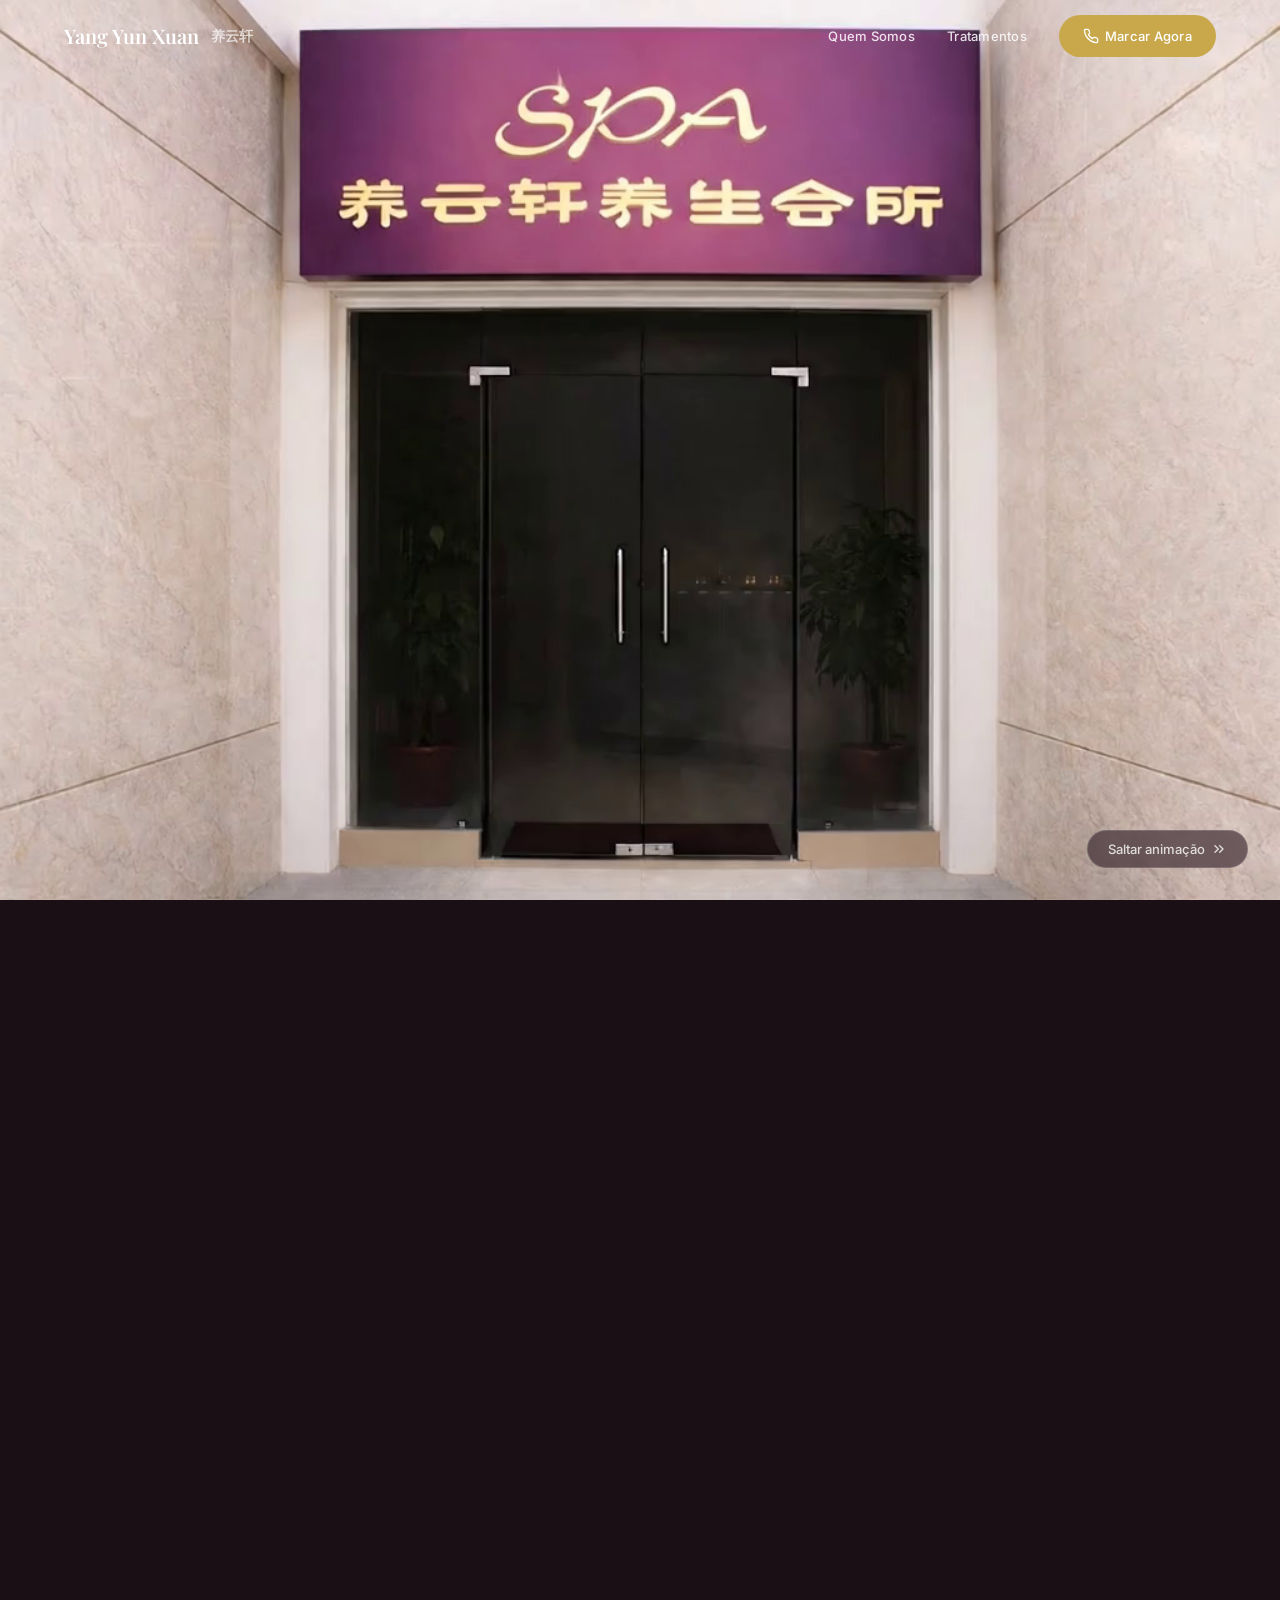
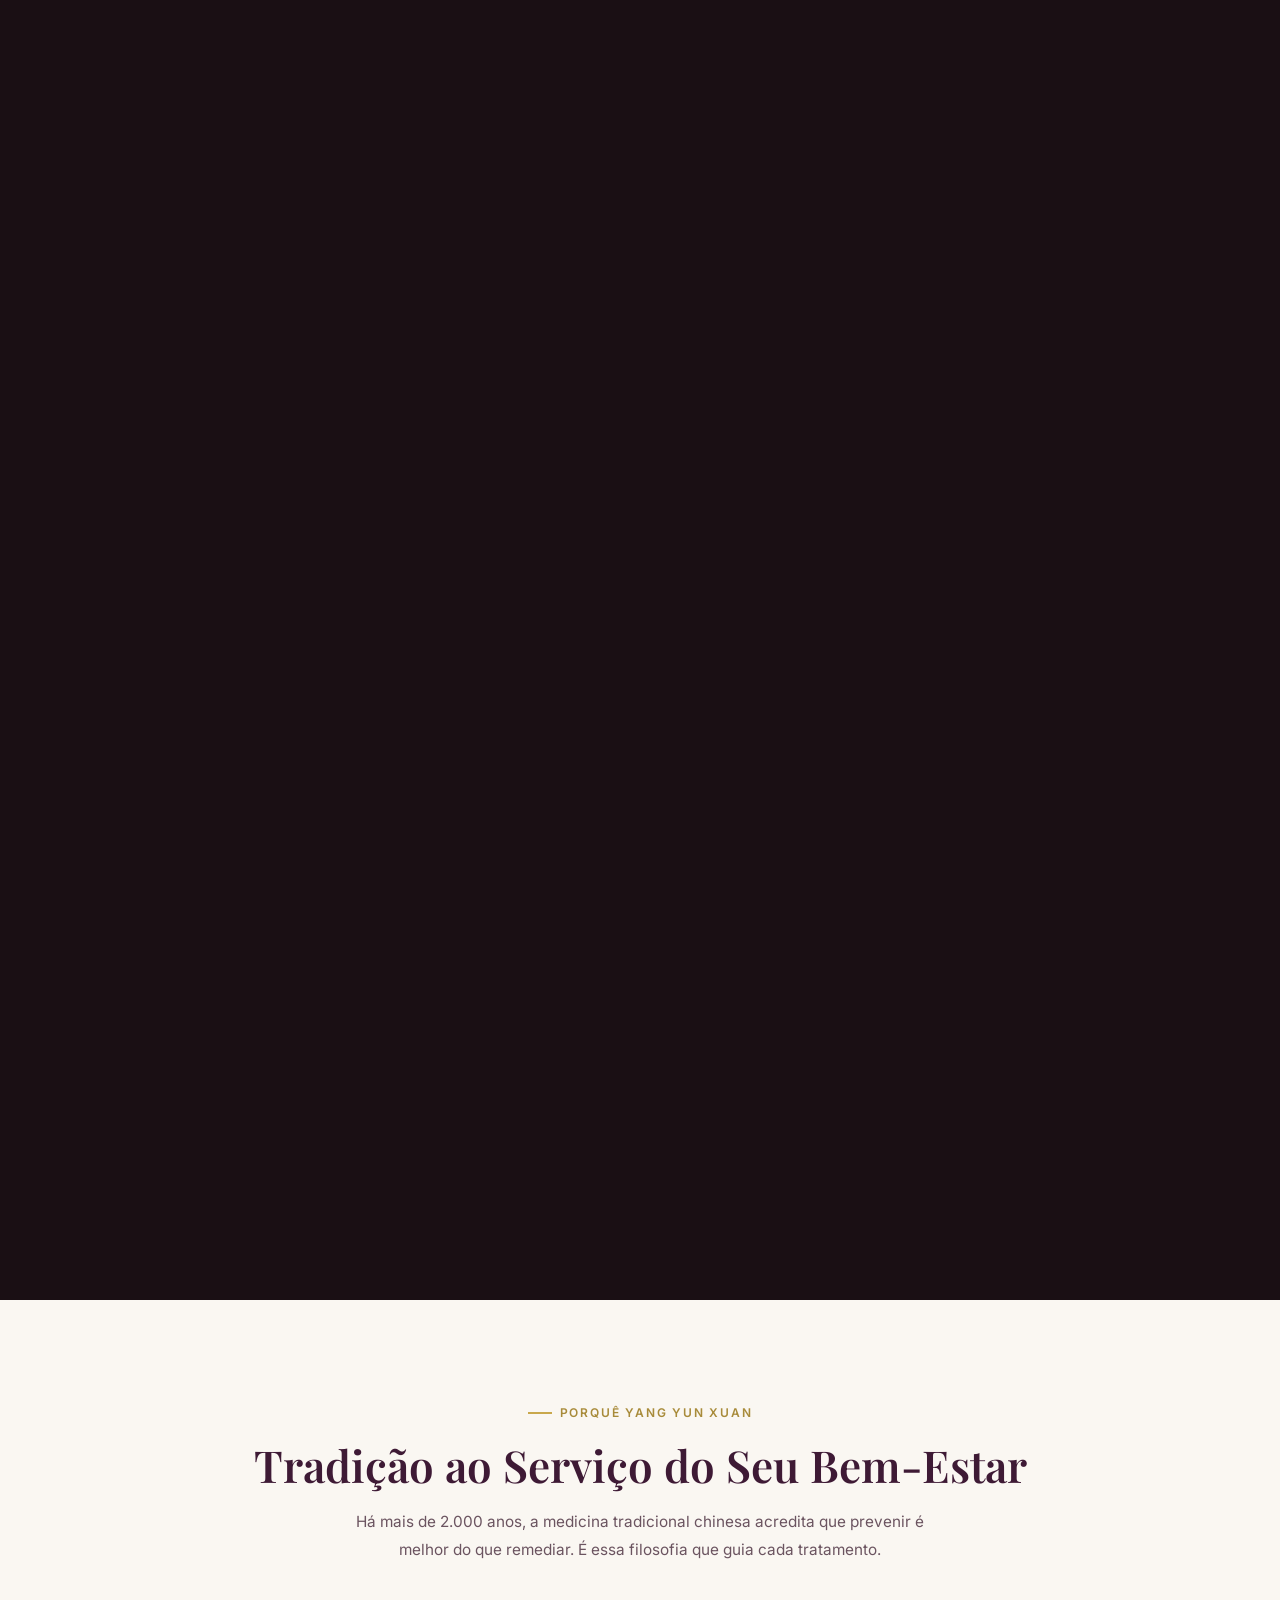
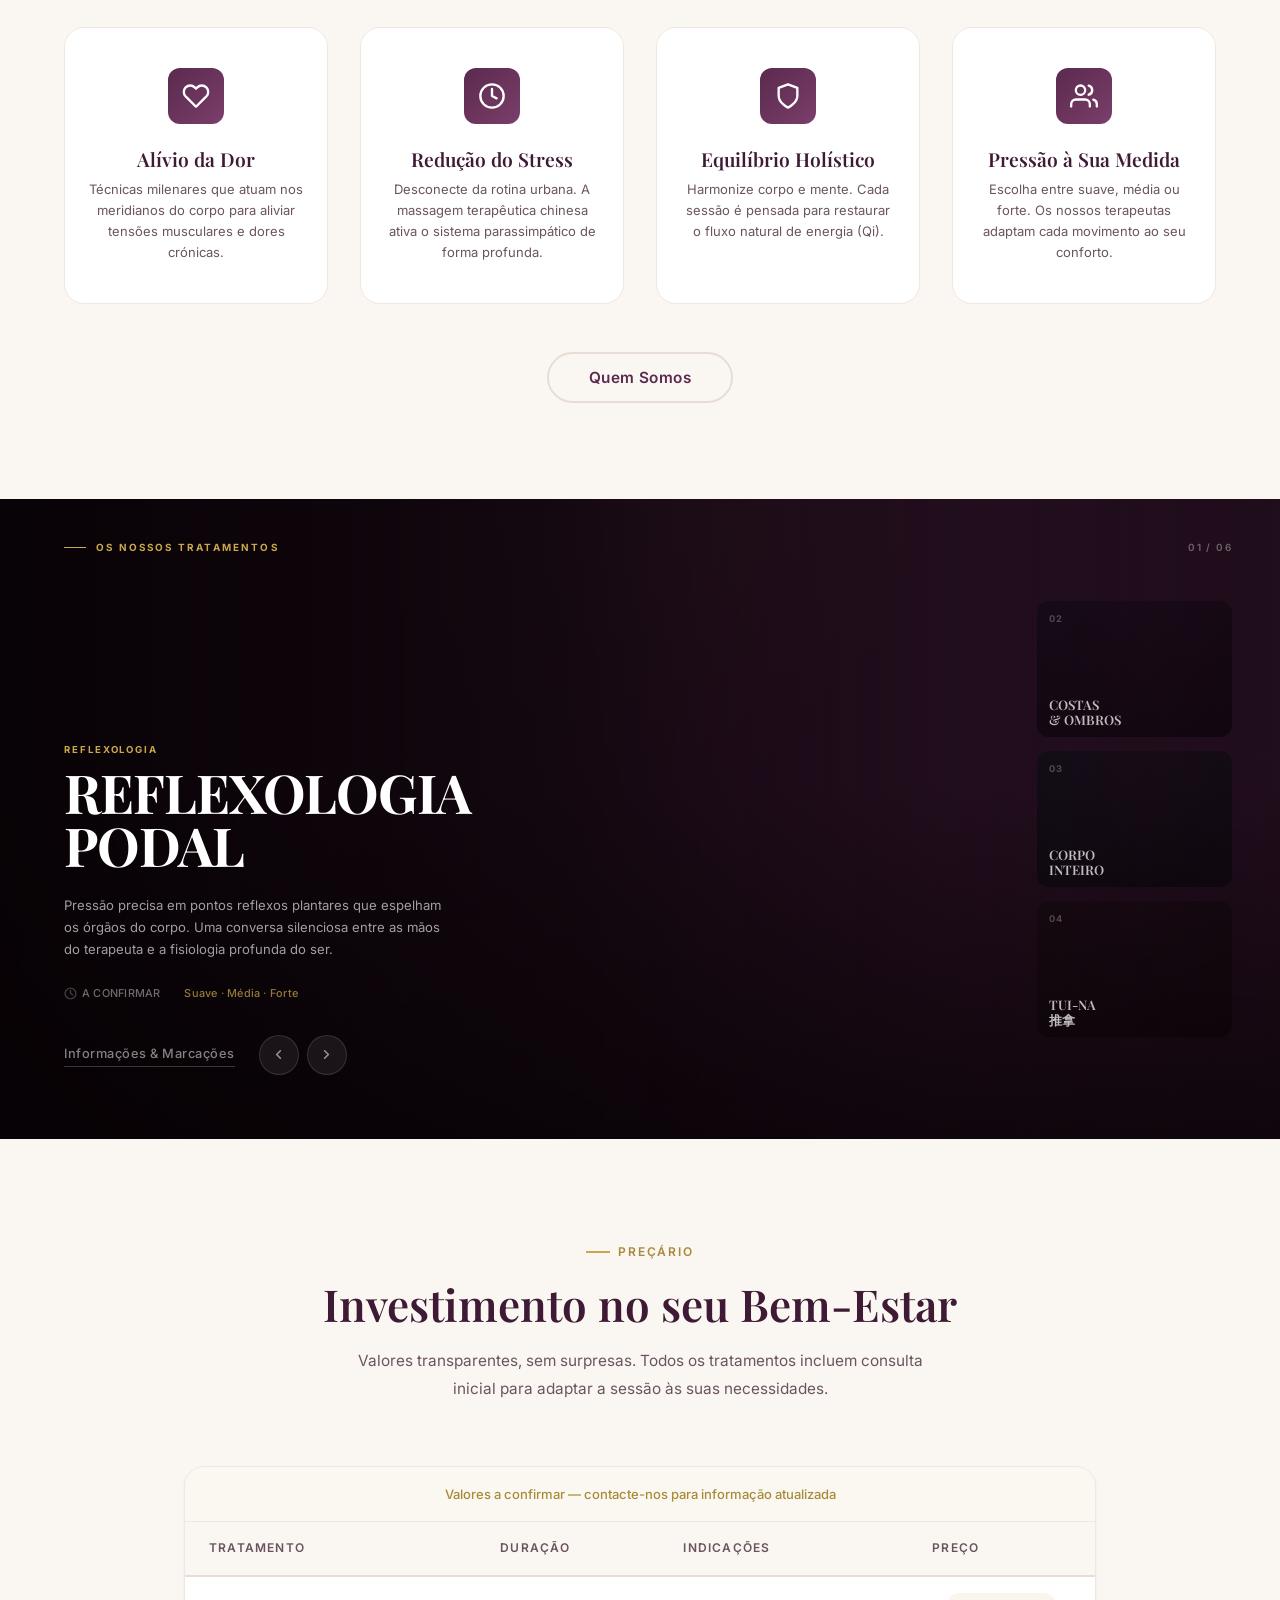
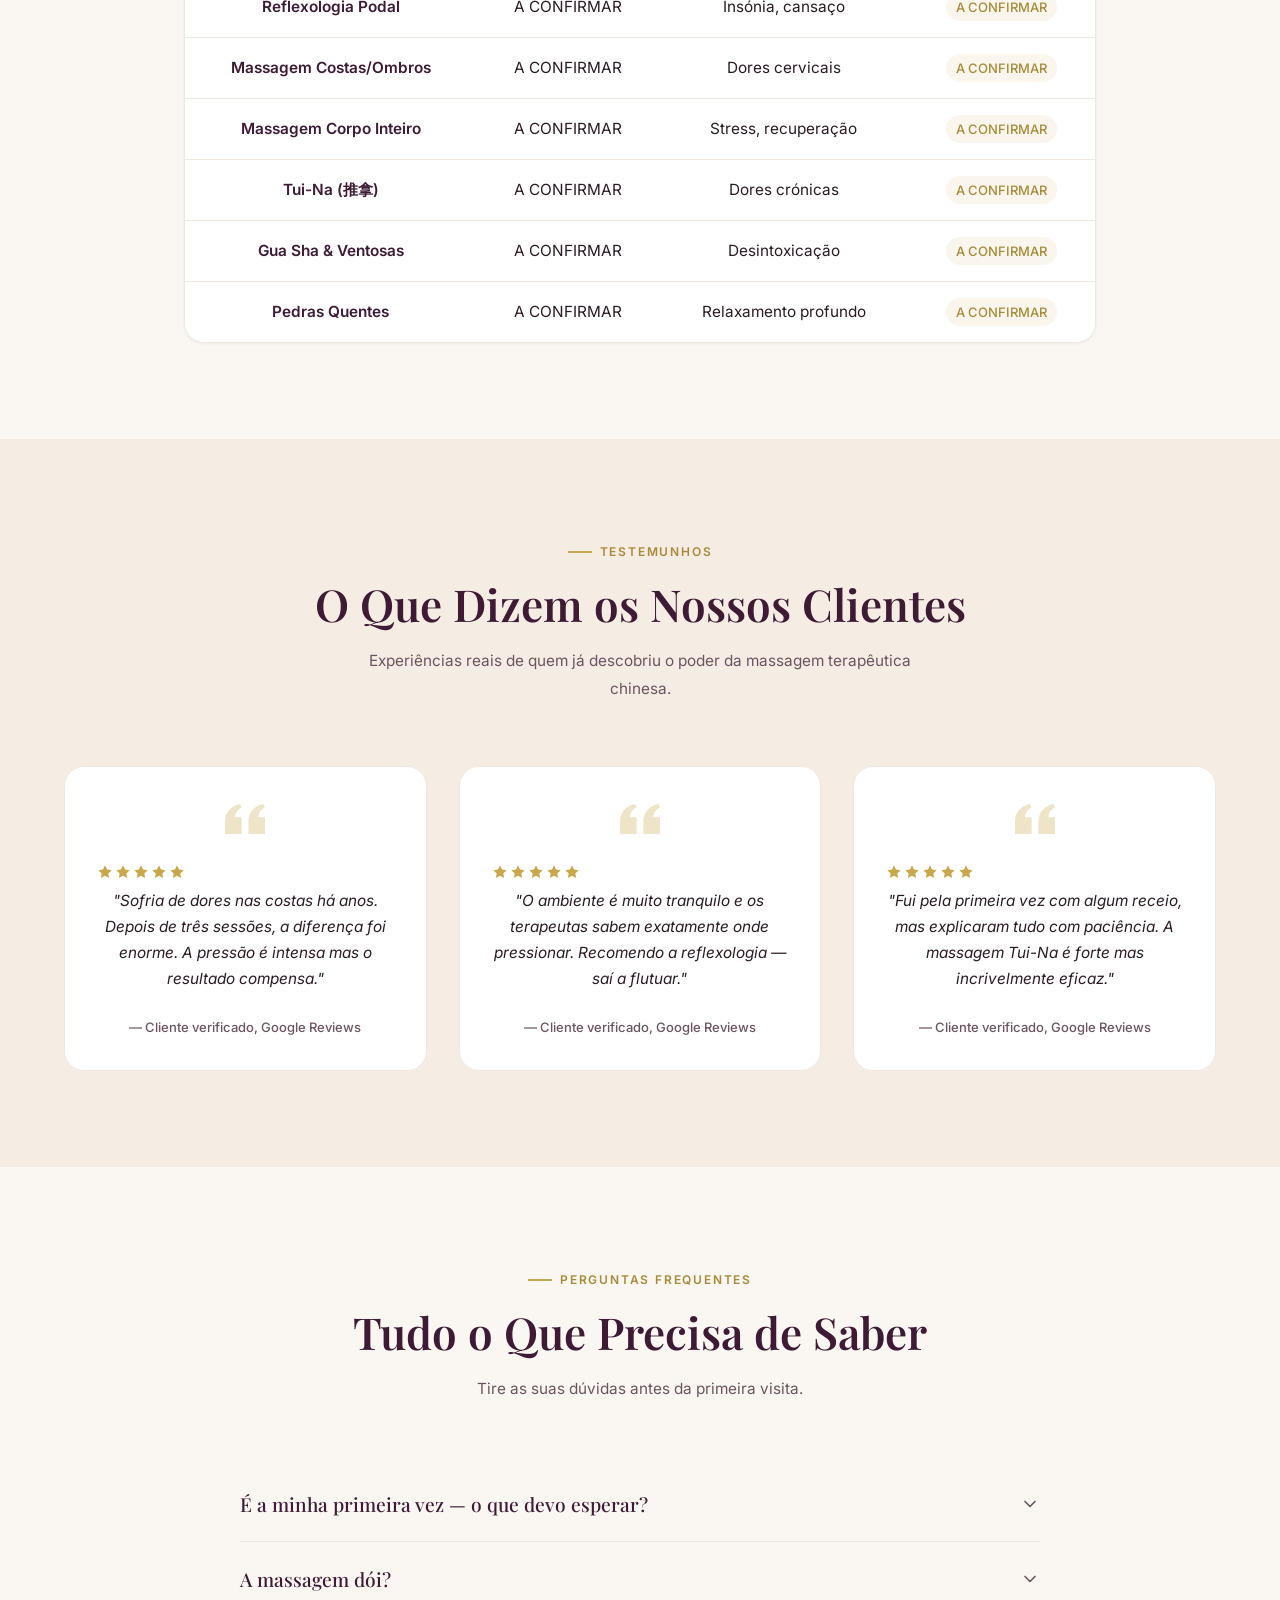
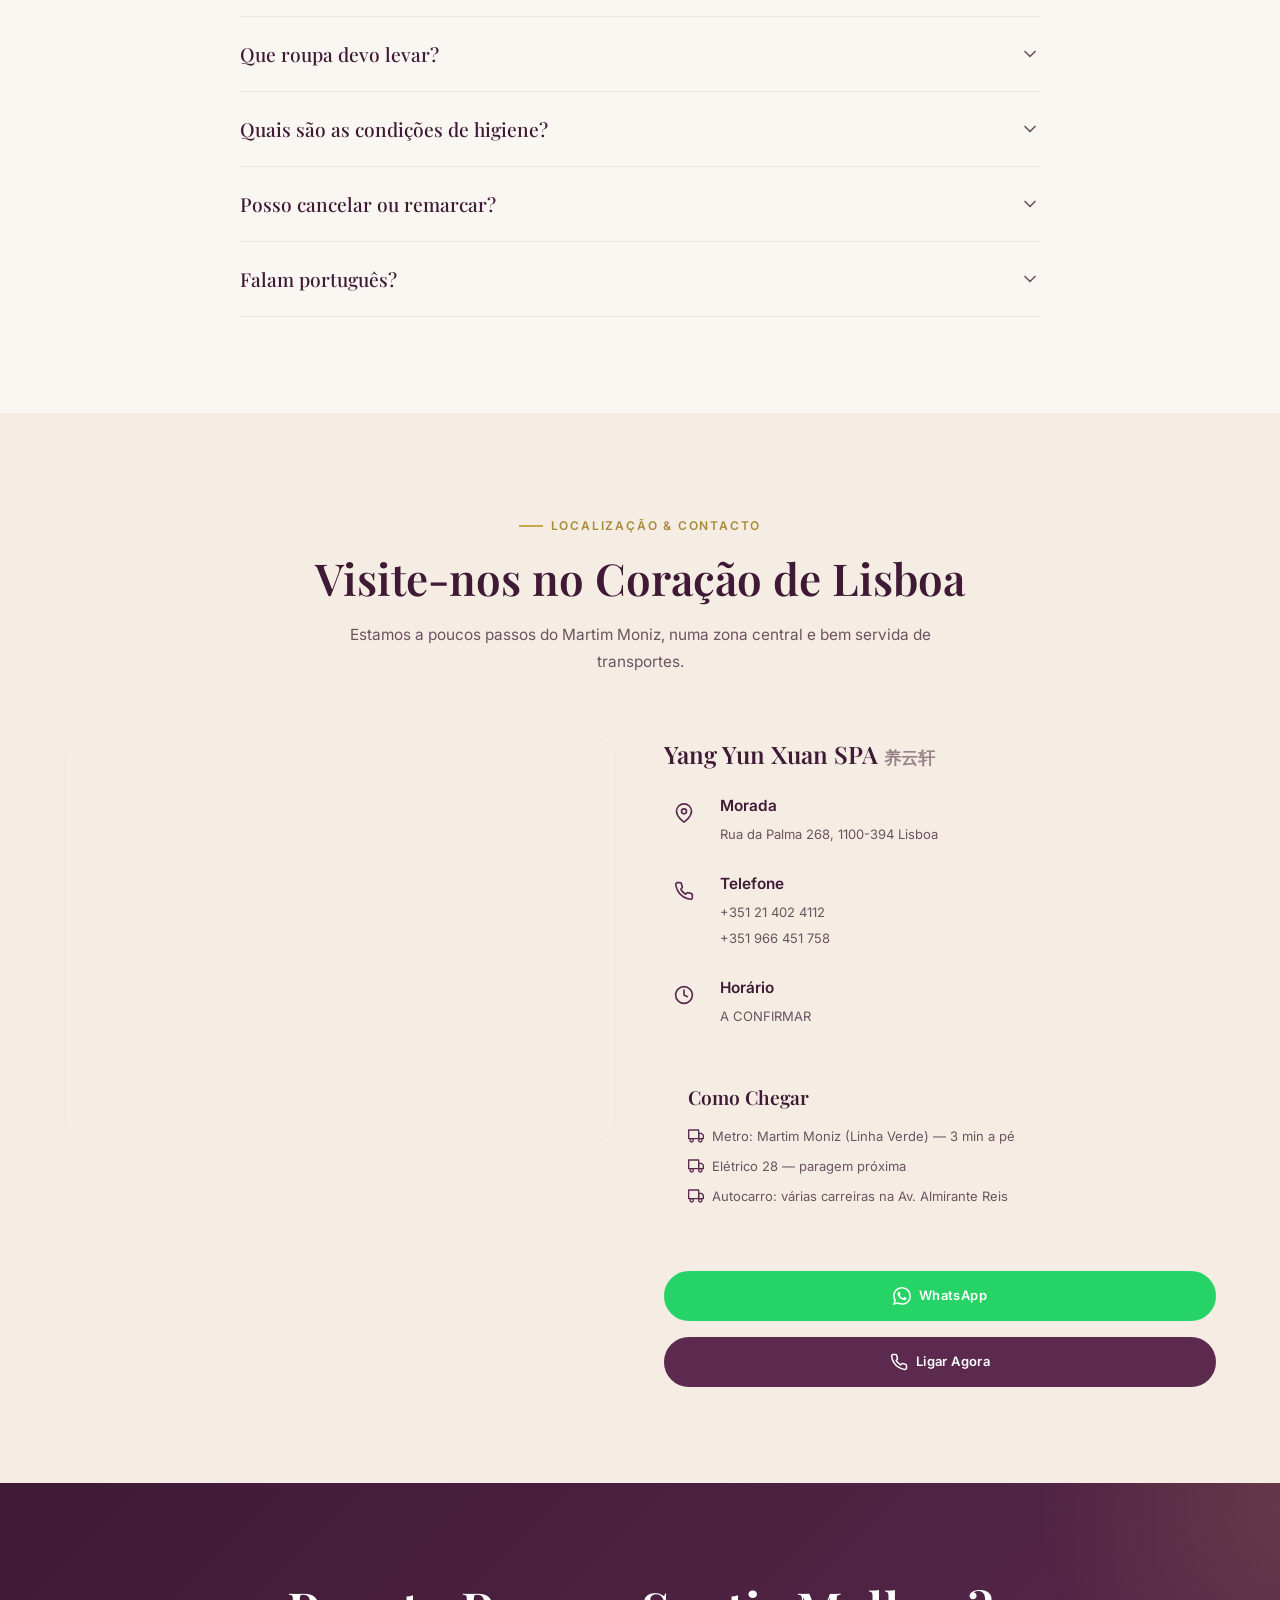
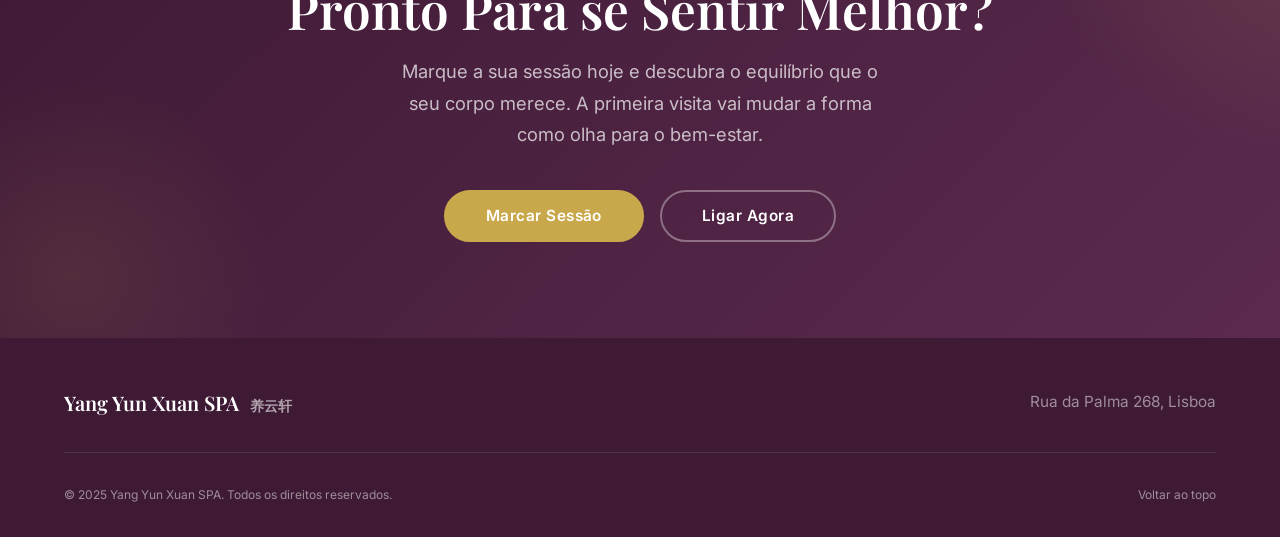
<file: index.html>
<!DOCTYPE html>
<html lang="pt-PT" class="no-js">
<head>
  <meta charset="UTF-8">
  <meta name="viewport" content="width=device-width, initial-scale=1.0">
  <title>Yang Yun Xuan SPA — Massagem Terapêutica Chinesa em Lisboa | 养云轩</title>
  <meta name="description" content="Descubra a arte milenar da massagem terapêutica chinesa no coração de Lisboa. Reflexologia, Tui-na, ventosas e pedras quentes. Marque já a sua sessão.">
  <meta name="keywords" content="spa chinês Lisboa, massagem terapêutica Lisboa, reflexologia Martim Moniz, tui-na, ventosas, gua sha, pedras quentes">
  <meta property="og:title" content="Yang Yun Xuan SPA — Massagem Terapêutica Chinesa em Lisboa">
  <meta property="og:description" content="Bem-estar milenar no coração de Lisboa. Tratamentos tradicionais chineses para corpo e mente.">
  <meta property="og:type" content="website">
  <meta property="og:locale" content="pt_PT">
  <meta name="twitter:card" content="summary_large_image">
  <meta name="twitter:title" content="Yang Yun Xuan SPA — 养云轩">
  <meta name="twitter:description" content="Massagem terapêutica chinesa em Lisboa. Reflexologia, Tui-na, ventosas e mais.">
  <link rel="canonical" href="https://yangyunxuan.pt">
  <link rel="stylesheet" href="css/styles.css">
  <script>document.documentElement.classList.remove('no-js');</script>
  <!-- GA4 placeholder -->
  <!-- <script async src="https://www.googletagmanager.com/gtag/js?id=G-XXXXXXXXXX"></script> --->
  <script type="application/ld+json">
  {
    "@context":"https://schema.org",
    "@type":"HealthAndBeautyBusiness",
    "name":"Yang Yun Xuan SPA",
    "alternateName":"养云轩养生会所",
    "address":{"@type":"PostalAddress","streetAddress":"Rua da Palma 268","addressLocality":"Lisboa","postalCode":"1100-394","addressCountry":"PT"},
    "telephone":["+351214024112","+351966451758"],
    "url":"https://yangyunxuan.pt",
    "description":"Spa de massagem terapêutica chinesa tradicional em Lisboa",
    "priceRange":"€€",
    "openingHours":"A CONFIRMAR"
  }
  </script>
</head>
<body>
  <!-- NAV OVERLAY (mobile) -->
  <div class="nav-overlay" id="navOverlay"></div>

  <!-- NAVBAR -->
  <nav class="navbar" id="navbar" role="navigation" aria-label="Navegação principal">
    <div class="container">
      <a href="#" class="nav-brand" aria-label="Yang Yun Xuan SPA">Yang Yun Xuan <span class="nav-brand-cn">养云轩</span></a>
      <button class="nav-toggle" id="navToggle" aria-label="Abrir menu" aria-expanded="false">
        <span></span><span></span><span></span>
      </button>
      <div class="nav-links" id="navLinks">
        <a href="quem-somos.html">Quem Somos</a>
        <a href="tratamentos.html">Tratamentos</a>
        <a href="booking.html" class="nav-cta" data-event="cta_book_click">
          <svg xmlns="http://www.w3.org/2000/svg" width="16" height="16" viewBox="0 0 24 24" fill="none" stroke="currentColor" stroke-width="2" stroke-linecap="round" stroke-linejoin="round"><path d="M22 16.92v3a2 2 0 0 1-2.18 2 19.79 19.79 0 0 1-8.63-3.07 19.5 19.5 0 0 1-6-6 19.79 19.79 0 0 1-3.07-8.67A2 2 0 0 1 4.11 2h3a2 2 0 0 1 2 1.72c.127.96.361 1.903.7 2.81a2 2 0 0 1-.45 2.11L8.09 9.91a16 16 0 0 0 6 6l1.27-1.27a2 2 0 0 1 2.11-.45c.907.339 1.85.573 2.81.7A2 2 0 0 1 22 16.92z"/></svg>
          Marcar Agora
        </a>
      </div>
    </div>
  </nav>

  <!-- SKIP BUTTON -->
  <button class="skip-btn" id="skipBtn" aria-label="Saltar animação">
    Saltar animação
    <svg xmlns="http://www.w3.org/2000/svg" width="16" height="16" viewBox="0 0 24 24" fill="none" stroke="currentColor" stroke-width="2" stroke-linecap="round" stroke-linejoin="round"><polyline points="13 17 18 12 13 7"/><polyline points="6 17 11 12 6 7"/></svg>
  </button>

  <!-- ====== REVEAL ANIMATION ====== -->
  <section class="reveal-section" id="revealSection" aria-label="Animação de entrada">
    <div class="reveal-canvas-wrap">
      <canvas id="revealCanvas" width="1280" height="720"></canvas>
      <div class="hero-content" id="heroContent">
        <p class="hero-eyebrow">Bem-estar Milenar em Lisboa</p>
        <h1 class="hero-title">A Arte de <em>Cuidar</em> Antes de Curar</h1>
        <p class="hero-subtitle">Técnicas ancestrais chinesas de relaxamento profundo e alívio terapêutico — adaptadas ao seu corpo, ao seu ritmo e à pressão que preferir.</p>
        <div class="hero-actions">
          <a href="booking.html" class="btn btn--primary btn--lg" data-event="cta_book_click">
            <svg xmlns="http://www.w3.org/2000/svg" width="18" height="18" viewBox="0 0 24 24" fill="none" stroke="currentColor" stroke-width="2" stroke-linecap="round" stroke-linejoin="round"><path d="M22 16.92v3a2 2 0 0 1-2.18 2 19.79 19.79 0 0 1-8.63-3.07 19.5 19.5 0 0 1-6-6 19.79 19.79 0 0 1-3.07-8.67A2 2 0 0 1 4.11 2h3a2 2 0 0 1 2 1.72c.127.96.361 1.903.7 2.81a2 2 0 0 1-.45 2.11L8.09 9.91a16 16 0 0 0 6 6l1.27-1.27a2 2 0 0 1 2.11-.45c.907.339 1.85.573 2.81.7A2 2 0 0 1 22 16.92z"/></svg>
            Marcar Agora
          </a>
          <a href="#tratamentos" class="btn btn--secondary btn--lg">Ver Tratamentos</a>
        </div>
      </div>
    </div>
  </section>

  <!-- STATIC HERO FALLBACK -->
  <section class="static-hero" id="staticHero" aria-label="Introdução">
    <div class="hero-content visible">
      <p class="hero-eyebrow">Bem-estar Milenar em Lisboa</p>
      <h1 class="hero-title">A Arte de <em>Cuidar</em> Antes de Curar</h1>
      <p class="hero-subtitle">Técnicas ancestrais chinesas de relaxamento profundo e alívio terapêutico — adaptadas ao seu corpo, ao seu ritmo e à pressão que preferir.</p>
      <div class="hero-actions">
        <a href="booking.html" class="btn btn--primary btn--lg">Marcar Agora</a>
        <a href="#tratamentos" class="btn btn--secondary btn--lg">Ver Tratamentos</a>
      </div>
    </div>
  </section>

  <!-- ====== BENEFITS ====== -->
  <section class="section" id="beneficios" aria-label="Benefícios">
    <div class="container text-center">
      <span class="section-label fade-in">Porquê Yang Yun Xuan</span>
      <h2 class="section-title fade-in">Tradição ao Serviço do Seu Bem-Estar</h2>
      <p class="section-subtitle fade-in">Há mais de 2.000 anos, a medicina tradicional chinesa acredita que prevenir é melhor do que remediar. É essa filosofia que guia cada tratamento.</p>
      <div class="benefits-grid stagger-children">
        <div class="benefit-card fade-in">
          <div class="benefit-icon"><svg xmlns="http://www.w3.org/2000/svg" width="28" height="28" viewBox="0 0 24 24" fill="none" stroke="currentColor" stroke-width="2" stroke-linecap="round" stroke-linejoin="round"><path d="M20.84 4.61a5.5 5.5 0 0 0-7.78 0L12 5.67l-1.06-1.06a5.5 5.5 0 0 0-7.78 7.78l1.06 1.06L12 21.23l7.78-7.78 1.06-1.06a5.5 5.5 0 0 0 0-7.78z"/></svg></div>
          <h3>Alívio da Dor</h3>
          <p>Técnicas milenares que atuam nos meridianos do corpo para aliviar tensões musculares e dores crónicas.</p>
        </div>
        <div class="benefit-card fade-in">
          <div class="benefit-icon"><svg xmlns="http://www.w3.org/2000/svg" width="28" height="28" viewBox="0 0 24 24" fill="none" stroke="currentColor" stroke-width="2" stroke-linecap="round" stroke-linejoin="round"><circle cx="12" cy="12" r="10"/><path d="M12 6v6l4 2"/></svg></div>
          <h3>Redução do Stress</h3>
          <p>Desconecte da rotina urbana. A massagem terapêutica chinesa ativa o sistema parassimpático de forma profunda.</p>
        </div>
        <div class="benefit-card fade-in">
          <div class="benefit-icon"><svg xmlns="http://www.w3.org/2000/svg" width="28" height="28" viewBox="0 0 24 24" fill="none" stroke="currentColor" stroke-width="2" stroke-linecap="round" stroke-linejoin="round"><path d="M12 22s8-4 8-10V5l-8-3-8 3v7c0 6 8 10 8 10z"/></svg></div>
          <h3>Equilíbrio Holístico</h3>
          <p>Harmonize corpo e mente. Cada sessão é pensada para restaurar o fluxo natural de energia (Qi).</p>
        </div>
        <div class="benefit-card fade-in">
          <div class="benefit-icon"><svg xmlns="http://www.w3.org/2000/svg" width="28" height="28" viewBox="0 0 24 24" fill="none" stroke="currentColor" stroke-width="2" stroke-linecap="round" stroke-linejoin="round"><path d="M17 21v-2a4 4 0 0 0-4-4H5a4 4 0 0 0-4 4v2"/><circle cx="9" cy="7" r="4"/><path d="M23 21v-2a4 4 0 0 0-3-3.87"/><path d="M16 3.13a4 4 0 0 1 0 7.75"/></svg></div>
          <h3>Pressão à Sua Medida</h3>
          <p>Escolha entre suave, média ou forte. Os nossos terapeutas adaptam cada movimento ao seu conforto.</p>
        </div>
      </div>
      <!-- Botão Quem Somos — edit: alterar texto ou link abaixo -->
      <div class="text-center" style="margin-top: var(--sp-6);">
        <a href="quem-somos.html" class="btn btn--outline btn--lg fade-in">Quem Somos</a>
      </div>
    </div>
  </section>

  <!-- ====== TREATMENTS CAROUSEL ====== -->
  <section class="treatments-carousel-section" id="tratamentos" aria-label="Tratamentos">

    <!-- Full-bleed background layers — one per treatment, cross-fade on activation      -->
    <!-- To add real images: set background-image on .tc-bg--0N in styles.css            -->
    <div id="tcBackgrounds" aria-hidden="true">
      <div class="tc-bg tc-bg--01 active"></div>
      <div class="tc-bg tc-bg--02"></div>
      <div class="tc-bg tc-bg--03"></div>
      <div class="tc-bg tc-bg--04"></div>
      <div class="tc-bg tc-bg--05"></div>
      <div class="tc-bg tc-bg--06"></div>
    </div>

    <!-- Cinematic overlay -->
    <div class="tc-overlay" aria-hidden="true"></div>

    <!-- Top bar: section label + counter -->
    <div class="tc-topbar" aria-hidden="true">
      <span class="tc-topbar-label">Os Nossos Tratamentos</span>
      <span class="tc-topbar-counter" id="tcCounter">01 / 06</span>
    </div>

    <!-- Active treatment info — JS updates this on every navigation -->
    <div class="tc-info" id="tcInfo">
      <span class="tc-info-cat"   id="tcInfoCat">Reflexologia</span>
      <h2  class="tc-info-title"  id="tcInfoTitle">REFLEXOLOGIA<br>PODAL</h2>
      <p   class="tc-info-desc"   id="tcInfoDesc">Pressão precisa em pontos reflexos plantares que espelham os órgãos do corpo. Uma conversa silenciosa entre as mãos do terapeuta e a fisiologia profunda do ser.</p>
      <div class="tc-info-meta"   id="tcInfoMeta">
        <span class="tc-meta-item">
          <svg width="13" height="13" viewBox="0 0 24 24" fill="none" stroke="currentColor" stroke-width="2.5" stroke-linecap="round" stroke-linejoin="round" aria-hidden="true"><circle cx="12" cy="12" r="10"/><path d="M12 6v6l4 2"/></svg>
          A CONFIRMAR
        </span>
        <span class="tc-meta-item tc-meta-int">Suave · Média · Forte</span>
      </div>
      <div class="tc-actions">
        <a class="tc-detail-link" id="tcDetailLink" href="tratamentos.html#reflexologia">Informações &amp; Marcações</a>
        <div class="tc-controls">
          <button class="tc-prev" id="tcPrev" aria-label="Tratamento anterior">
            <svg width="15" height="15" viewBox="0 0 24 24" fill="none" stroke="currentColor" stroke-width="2.5" stroke-linecap="round" stroke-linejoin="round" aria-hidden="true"><polyline points="15 18 9 12 15 6"/></svg>
          </button>
          <button class="tc-next" id="tcNext" aria-label="Próximo tratamento">
            <svg width="15" height="15" viewBox="0 0 24 24" fill="none" stroke="currentColor" stroke-width="2.5" stroke-linecap="round" stroke-linejoin="round" aria-hidden="true"><polyline points="9 18 15 12 9 6"/></svg>
          </button>
        </div>
      </div>
    </div>

    <!-- Thumbnail strip (right side) — 3 cards, populated by JS -->
    <div class="tc-thumbs" id="tcThumbs" role="list" aria-label="Outros tratamentos"></div>

  </section>

    <!-- ====== PRICING ====== -->
  <section class="section" id="precos" aria-label="Preçário">
    <div class="container container--sm text-center">
      <span class="section-label fade-in">Preçário</span>
      <h2 class="section-title fade-in">Investimento no seu Bem-Estar</h2>
      <p class="section-subtitle fade-in">Valores transparentes, sem surpresas. Todos os tratamentos incluem consulta inicial para adaptar a sessão às suas necessidades.</p>
      <div class="pricing-table-wrap fade-in">
        <p class="pricing-note">Valores a confirmar — contacte-nos para informação atualizada</p>
        <table class="pricing-table">
          <thead><tr><th>Tratamento</th><th>Duração</th><th>Indicações</th><th>Preço</th></tr></thead>
          <tbody>
            <tr><td class="pricing-treatment-name">Reflexologia Podal</td><td>A CONFIRMAR</td><td>Insónia, cansaço</td><td><span class="pricing-confirmar">A CONFIRMAR</span></td></tr>
            <tr><td class="pricing-treatment-name">Massagem Costas/Ombros</td><td>A CONFIRMAR</td><td>Dores cervicais</td><td><span class="pricing-confirmar">A CONFIRMAR</span></td></tr>
            <tr><td class="pricing-treatment-name">Massagem Corpo Inteiro</td><td>A CONFIRMAR</td><td>Stress, recuperação</td><td><span class="pricing-confirmar">A CONFIRMAR</span></td></tr>
            <tr><td class="pricing-treatment-name">Tui-Na (推拿)</td><td>A CONFIRMAR</td><td>Dores crónicas</td><td><span class="pricing-confirmar">A CONFIRMAR</span></td></tr>
            <tr><td class="pricing-treatment-name">Gua Sha & Ventosas</td><td>A CONFIRMAR</td><td>Desintoxicação</td><td><span class="pricing-confirmar">A CONFIRMAR</span></td></tr>
            <tr><td class="pricing-treatment-name">Pedras Quentes</td><td>A CONFIRMAR</td><td>Relaxamento profundo</td><td><span class="pricing-confirmar">A CONFIRMAR</span></td></tr>
          </tbody>
        </table>
      </div>
    </div>
  </section>

  <!-- ====== TESTIMONIALS ====== -->
  <section class="section section--warm" id="testemunhos" aria-label="Testemunhos">
    <div class="container text-center">
      <span class="section-label fade-in">Testemunhos</span>
      <h2 class="section-title fade-in">O Que Dizem os Nossos Clientes</h2>
      <p class="section-subtitle fade-in">Experiências reais de quem já descobriu o poder da massagem terapêutica chinesa.</p>
      <div class="testimonials-grid stagger-children">
        <div class="testimonial-card fade-in">
          <svg class="testimonial-quote-icon" xmlns="http://www.w3.org/2000/svg" viewBox="0 0 24 24" fill="currentColor"><path d="M14.017 21v-7.391c0-5.704 3.731-9.57 8.983-10.609l.995 2.151c-2.432.917-3.995 3.638-3.995 5.849h4v10H14.017zM0 21v-7.391c0-5.704 3.748-9.57 9-10.609l.996 2.151C7.563 6.068 6 8.789 6 11h4v10H0z"/></svg>
          <div class="testimonial-stars"><svg viewBox="0 0 24 24"><polygon points="12 2 15.09 8.26 22 9.27 17 14.14 18.18 21.02 12 17.77 5.82 21.02 7 14.14 2 9.27 8.91 8.26 12 2"/></svg><svg viewBox="0 0 24 24"><polygon points="12 2 15.09 8.26 22 9.27 17 14.14 18.18 21.02 12 17.77 5.82 21.02 7 14.14 2 9.27 8.91 8.26 12 2"/></svg><svg viewBox="0 0 24 24"><polygon points="12 2 15.09 8.26 22 9.27 17 14.14 18.18 21.02 12 17.77 5.82 21.02 7 14.14 2 9.27 8.91 8.26 12 2"/></svg><svg viewBox="0 0 24 24"><polygon points="12 2 15.09 8.26 22 9.27 17 14.14 18.18 21.02 12 17.77 5.82 21.02 7 14.14 2 9.27 8.91 8.26 12 2"/></svg><svg viewBox="0 0 24 24"><polygon points="12 2 15.09 8.26 22 9.27 17 14.14 18.18 21.02 12 17.77 5.82 21.02 7 14.14 2 9.27 8.91 8.26 12 2"/></svg></div>
          <p class="testimonial-text">"Sofria de dores nas costas há anos. Depois de três sessões, a diferença foi enorme. A pressão é intensa mas o resultado compensa."</p>
          <p class="testimonial-author">— Cliente verificado, Google Reviews</p>
        </div>
        <div class="testimonial-card fade-in">
          <svg class="testimonial-quote-icon" xmlns="http://www.w3.org/2000/svg" viewBox="0 0 24 24" fill="currentColor"><path d="M14.017 21v-7.391c0-5.704 3.731-9.57 8.983-10.609l.995 2.151c-2.432.917-3.995 3.638-3.995 5.849h4v10H14.017zM0 21v-7.391c0-5.704 3.748-9.57 9-10.609l.996 2.151C7.563 6.068 6 8.789 6 11h4v10H0z"/></svg>
          <div class="testimonial-stars"><svg viewBox="0 0 24 24"><polygon points="12 2 15.09 8.26 22 9.27 17 14.14 18.18 21.02 12 17.77 5.82 21.02 7 14.14 2 9.27 8.91 8.26 12 2"/></svg><svg viewBox="0 0 24 24"><polygon points="12 2 15.09 8.26 22 9.27 17 14.14 18.18 21.02 12 17.77 5.82 21.02 7 14.14 2 9.27 8.91 8.26 12 2"/></svg><svg viewBox="0 0 24 24"><polygon points="12 2 15.09 8.26 22 9.27 17 14.14 18.18 21.02 12 17.77 5.82 21.02 7 14.14 2 9.27 8.91 8.26 12 2"/></svg><svg viewBox="0 0 24 24"><polygon points="12 2 15.09 8.26 22 9.27 17 14.14 18.18 21.02 12 17.77 5.82 21.02 7 14.14 2 9.27 8.91 8.26 12 2"/></svg><svg viewBox="0 0 24 24"><polygon points="12 2 15.09 8.26 22 9.27 17 14.14 18.18 21.02 12 17.77 5.82 21.02 7 14.14 2 9.27 8.91 8.26 12 2"/></svg></div>
          <p class="testimonial-text">"O ambiente é muito tranquilo e os terapeutas sabem exatamente onde pressionar. Recomendo a reflexologia — saí a flutuar."</p>
          <p class="testimonial-author">— Cliente verificado, Google Reviews</p>
        </div>
        <div class="testimonial-card fade-in">
          <svg class="testimonial-quote-icon" xmlns="http://www.w3.org/2000/svg" viewBox="0 0 24 24" fill="currentColor"><path d="M14.017 21v-7.391c0-5.704 3.731-9.57 8.983-10.609l.995 2.151c-2.432.917-3.995 3.638-3.995 5.849h4v10H14.017zM0 21v-7.391c0-5.704 3.748-9.57 9-10.609l.996 2.151C7.563 6.068 6 8.789 6 11h4v10H0z"/></svg>
          <div class="testimonial-stars"><svg viewBox="0 0 24 24"><polygon points="12 2 15.09 8.26 22 9.27 17 14.14 18.18 21.02 12 17.77 5.82 21.02 7 14.14 2 9.27 8.91 8.26 12 2"/></svg><svg viewBox="0 0 24 24"><polygon points="12 2 15.09 8.26 22 9.27 17 14.14 18.18 21.02 12 17.77 5.82 21.02 7 14.14 2 9.27 8.91 8.26 12 2"/></svg><svg viewBox="0 0 24 24"><polygon points="12 2 15.09 8.26 22 9.27 17 14.14 18.18 21.02 12 17.77 5.82 21.02 7 14.14 2 9.27 8.91 8.26 12 2"/></svg><svg viewBox="0 0 24 24"><polygon points="12 2 15.09 8.26 22 9.27 17 14.14 18.18 21.02 12 17.77 5.82 21.02 7 14.14 2 9.27 8.91 8.26 12 2"/></svg><svg viewBox="0 0 24 24"><polygon points="12 2 15.09 8.26 22 9.27 17 14.14 18.18 21.02 12 17.77 5.82 21.02 7 14.14 2 9.27 8.91 8.26 12 2"/></svg></div>
          <p class="testimonial-text">"Fui pela primeira vez com algum receio, mas explicaram tudo com paciência. A massagem Tui-Na é forte mas incrivelmente eficaz."</p>
          <p class="testimonial-author">— Cliente verificado, Google Reviews</p>
        </div>
      </div>
    </div>
  </section>

  <!-- ====== FAQ ====== -->
  <section class="section" id="faq" aria-label="Perguntas Frequentes">
    <div class="container text-center">
      <span class="section-label fade-in">Perguntas Frequentes</span>
      <h2 class="section-title fade-in">Tudo o Que Precisa de Saber</h2>
      <p class="section-subtitle fade-in">Tire as suas dúvidas antes da primeira visita.</p>
      <div class="faq-list fade-in">
        <div class="faq-item"><button class="faq-question" aria-expanded="false">É a minha primeira vez — o que devo esperar?<svg xmlns="http://www.w3.org/2000/svg" width="20" height="20" viewBox="0 0 24 24" fill="none" stroke="currentColor" stroke-width="2" stroke-linecap="round" stroke-linejoin="round"><polyline points="6 9 12 15 18 9"/></svg></button><div class="faq-answer"><p>Ao chegar, faremos uma breve consulta para entender as suas necessidades. Pode escolher a intensidade da pressão. A massagem terapêutica chinesa pode ser mais intensa do que uma massagem de relaxamento convencional — é normal sentir algum desconforto em zonas de tensão, mas nunca dor insuportável.</p></div></div>
        <div class="faq-item"><button class="faq-question" aria-expanded="false">A massagem dói?<svg xmlns="http://www.w3.org/2000/svg" width="20" height="20" viewBox="0 0 24 24" fill="none" stroke="currentColor" stroke-width="2" stroke-linecap="round" stroke-linejoin="round"><polyline points="6 9 12 15 18 9"/></svg></button><div class="faq-answer"><p>A técnica chinesa trabalha pontos profundos e pode causar um desconforto terapêutico — diferente da dor. Pode sempre pedir para ajustar a pressão (suave, média ou forte). A intensidade é adaptada a si.</p></div></div>
        <div class="faq-item"><button class="faq-question" aria-expanded="false">Que roupa devo levar?<svg xmlns="http://www.w3.org/2000/svg" width="20" height="20" viewBox="0 0 24 24" fill="none" stroke="currentColor" stroke-width="2" stroke-linecap="round" stroke-linejoin="round"><polyline points="6 9 12 15 18 9"/></svg></button><div class="faq-answer"><p>Roupa confortável e larga. Para a reflexologia podal basta arregaçar as calças. Para massagens corporais, fornecemos roupa adequada e toalhas.</p></div></div>
        <div class="faq-item"><button class="faq-question" aria-expanded="false">Quais são as condições de higiene?<svg xmlns="http://www.w3.org/2000/svg" width="20" height="20" viewBox="0 0 24 24" fill="none" stroke="currentColor" stroke-width="2" stroke-linecap="round" stroke-linejoin="round"><polyline points="6 9 12 15 18 9"/></svg></button><div class="faq-answer"><p>Todo o material é esterilizado entre sessões. As toalhas são descartáveis ou lavadas a alta temperatura. O espaço é limpo e desinfetado regularmente.</p></div></div>
        <div class="faq-item"><button class="faq-question" aria-expanded="false">Posso cancelar ou remarcar?<svg xmlns="http://www.w3.org/2000/svg" width="20" height="20" viewBox="0 0 24 24" fill="none" stroke="currentColor" stroke-width="2" stroke-linecap="round" stroke-linejoin="round"><polyline points="6 9 12 15 18 9"/></svg></button><div class="faq-answer"><p>Sim, pedimos apenas que avise com pelo menos 2 horas de antecedência via WhatsApp ou telefone.</p></div></div>
        <div class="faq-item"><button class="faq-question" aria-expanded="false">Falam português?<svg xmlns="http://www.w3.org/2000/svg" width="20" height="20" viewBox="0 0 24 24" fill="none" stroke="currentColor" stroke-width="2" stroke-linecap="round" stroke-linejoin="round"><polyline points="6 9 12 15 18 9"/></svg></button><div class="faq-answer"><p>Sim. A equipa comunica em português, mandarim e inglês. A comunicação nunca será uma barreira.</p></div></div>
      </div>
    </div>
  </section>

  <!-- ====== LOCATION ====== -->
  <section class="section section--warm" id="contacto" aria-label="Localização e Contacto">
    <div class="container">
      <div class="text-center">
        <span class="section-label fade-in">Localização & Contacto</span>
        <h2 class="section-title fade-in">Visite-nos no Coração de Lisboa</h2>
        <p class="section-subtitle fade-in">Estamos a poucos passos do Martim Moniz, numa zona central e bem servida de transportes.</p>
      </div>
      <div class="location-grid fade-in">
        <div class="location-map">
          <iframe src="https://www.google.com/maps/embed?pb=!1m18!1m12!1m3!1d3113.1!2d-9.1365!3d38.7195!2m3!1f0!2f0!3f0!3m2!1i1024!2i768!4f13.1!3m3!1m2!1s0x0%3A0x0!2zMzjCsDQzJzEwLjIiTiA5wrAwOCcxMS40Ilc!5e0!3m2!1spt-PT!2spt!4v1" allowfullscreen loading="lazy" referrerpolicy="no-referrer-when-downgrade" title="Localização Yang Yun Xuan SPA"></iframe>
        </div>
        <div class="location-info">
          <h3>Yang Yun Xuan SPA <span style="opacity:0.5;font-size:0.7em">养云轩</span></h3>
          <div class="location-detail">
            <div class="location-detail-icon"><svg xmlns="http://www.w3.org/2000/svg" width="20" height="20" viewBox="0 0 24 24" fill="none" stroke="currentColor" stroke-width="2" stroke-linecap="round" stroke-linejoin="round"><path d="M21 10c0 7-9 13-9 13s-9-6-9-13a9 9 0 0 1 18 0z"/><circle cx="12" cy="10" r="3"/></svg></div>
            <div><strong>Morada</strong><span>Rua da Palma 268, 1100-394 Lisboa</span></div>
          </div>
          <div class="location-detail">
            <div class="location-detail-icon"><svg xmlns="http://www.w3.org/2000/svg" width="20" height="20" viewBox="0 0 24 24" fill="none" stroke="currentColor" stroke-width="2" stroke-linecap="round" stroke-linejoin="round"><path d="M22 16.92v3a2 2 0 0 1-2.18 2 19.79 19.79 0 0 1-8.63-3.07 19.5 19.5 0 0 1-6-6 19.79 19.79 0 0 1-3.07-8.67A2 2 0 0 1 4.11 2h3a2 2 0 0 1 2 1.72c.127.96.361 1.903.7 2.81a2 2 0 0 1-.45 2.11L8.09 9.91a16 16 0 0 0 6 6l1.27-1.27a2 2 0 0 1 2.11-.45c.907.339 1.85.573 2.81.7A2 2 0 0 1 22 16.92z"/></svg></div>
            <div><strong>Telefone</strong><a href="tel:+351214024112" data-event="click_to_call">+351 21 402 4112</a><br><a href="tel:+351966451758" data-event="click_to_call">+351 966 451 758</a></div>
          </div>
          <div class="location-detail">
            <div class="location-detail-icon"><svg xmlns="http://www.w3.org/2000/svg" width="20" height="20" viewBox="0 0 24 24" fill="none" stroke="currentColor" stroke-width="2" stroke-linecap="round" stroke-linejoin="round"><circle cx="12" cy="12" r="10"/><path d="M12 6v6l4 2"/></svg></div>
            <div><strong>Horário</strong><span>A CONFIRMAR</span></div>
          </div>
          <div class="location-transport">
            <h4>Como Chegar</h4>
            <div class="transport-item"><svg xmlns="http://www.w3.org/2000/svg" width="16" height="16" viewBox="0 0 24 24" fill="none" stroke="currentColor" stroke-width="2" stroke-linecap="round" stroke-linejoin="round"><rect x="1" y="3" width="15" height="13"/><polygon points="16 8 20 8 23 11 23 16 16 16 16 8"/><circle cx="5.5" cy="18.5" r="2.5"/><circle cx="18.5" cy="18.5" r="2.5"/></svg> Metro: Martim Moniz (Linha Verde) — 3 min a pé</div>
            <div class="transport-item"><svg xmlns="http://www.w3.org/2000/svg" width="16" height="16" viewBox="0 0 24 24" fill="none" stroke="currentColor" stroke-width="2" stroke-linecap="round" stroke-linejoin="round"><rect x="1" y="3" width="15" height="13"/><polygon points="16 8 20 8 23 11 23 16 16 16 16 8"/><circle cx="5.5" cy="18.5" r="2.5"/><circle cx="18.5" cy="18.5" r="2.5"/></svg> Elétrico 28 — paragem próxima</div>
            <div class="transport-item"><svg xmlns="http://www.w3.org/2000/svg" width="16" height="16" viewBox="0 0 24 24" fill="none" stroke="currentColor" stroke-width="2" stroke-linecap="round" stroke-linejoin="round"><rect x="1" y="3" width="15" height="13"/><polygon points="16 8 20 8 23 11 23 16 16 16 16 8"/><circle cx="5.5" cy="18.5" r="2.5"/><circle cx="18.5" cy="18.5" r="2.5"/></svg> Autocarro: várias carreiras na Av. Almirante Reis</div>
          </div>
          <div class="location-ctas">
            <a href="https://wa.me/351966451758?text=Olá, gostaria de marcar uma sessão." class="btn btn--whatsapp" target="_blank" rel="noopener" data-event="whatsapp_click">
              <svg xmlns="http://www.w3.org/2000/svg" width="18" height="18" viewBox="0 0 24 24" fill="currentColor"><path d="M17.472 14.382c-.297-.149-1.758-.867-2.03-.967-.273-.099-.471-.148-.67.15-.197.297-.767.966-.94 1.164-.173.199-.347.223-.644.075-.297-.15-1.255-.463-2.39-1.475-.883-.788-1.48-1.761-1.653-2.059-.173-.297-.018-.458.13-.606.134-.133.298-.347.446-.52.149-.174.198-.298.298-.497.099-.198.05-.371-.025-.52-.075-.149-.669-1.612-.916-2.207-.242-.579-.487-.5-.669-.51-.173-.008-.371-.01-.57-.01-.198 0-.52.074-.792.372-.272.297-1.04 1.016-1.04 2.479 0 1.462 1.065 2.875 1.213 3.074.149.198 2.096 3.2 5.077 4.487.709.306 1.262.489 1.694.625.712.227 1.36.195 1.871.118.571-.085 1.758-.719 2.006-1.413.248-.694.248-1.289.173-1.413-.074-.124-.272-.198-.57-.347m-5.421 7.403h-.004a9.87 9.87 0 01-5.031-1.378l-.361-.214-3.741.982.998-3.648-.235-.374a9.86 9.86 0 01-1.51-5.26c.001-5.45 4.436-9.884 9.888-9.884 2.64 0 5.122 1.03 6.988 2.898a9.825 9.825 0 012.893 6.994c-.003 5.45-4.437 9.884-9.885 9.884m8.413-18.297A11.815 11.815 0 0012.05 0C5.495 0 .16 5.335.157 11.892c0 2.096.547 4.142 1.588 5.945L.057 24l6.305-1.654a11.882 11.882 0 005.683 1.448h.005c6.554 0 11.89-5.335 11.893-11.893a11.821 11.821 0 00-3.48-8.413z"/></svg>
              WhatsApp
            </a>
            <a href="tel:+351214024112" class="btn btn--dark" data-event="click_to_call">
              <svg xmlns="http://www.w3.org/2000/svg" width="18" height="18" viewBox="0 0 24 24" fill="none" stroke="currentColor" stroke-width="2" stroke-linecap="round" stroke-linejoin="round"><path d="M22 16.92v3a2 2 0 0 1-2.18 2 19.79 19.79 0 0 1-8.63-3.07 19.5 19.5 0 0 1-6-6 19.79 19.79 0 0 1-3.07-8.67A2 2 0 0 1 4.11 2h3a2 2 0 0 1 2 1.72c.127.96.361 1.903.7 2.81a2 2 0 0 1-.45 2.11L8.09 9.91a16 16 0 0 0 6 6l1.27-1.27a2 2 0 0 1 2.11-.45c.907.339 1.85.573 2.81.7A2 2 0 0 1 22 16.92z"/></svg>
              Ligar Agora
            </a>
          </div>
        </div>
      </div>
    </div>
  </section>

  <!-- ====== FINAL CTA ====== -->
  <section class="final-cta" id="marcar" aria-label="Marcar sessão">
    <div class="container fade-in">
      <h2>Pronto Para se Sentir Melhor?</h2>
      <p>Marque a sua sessão hoje e descubra o equilíbrio que o seu corpo merece. A primeira visita vai mudar a forma como olha para o bem-estar.</p>
      <div class="final-cta-actions">
        <a href="booking.html" class="btn btn--primary btn--lg" data-event="cta_book_click">Marcar Sessão</a>
        <a href="tel:+351966451758" class="btn btn--secondary btn--lg" data-event="click_to_call">Ligar Agora</a>
      </div>
    </div>
  </section>

  <!-- FOOTER -->
  <footer class="footer">
    <div class="container">
      <div class="footer-top">
        <div class="footer-brand">Yang Yun Xuan SPA <span class="footer-brand-cn">养云轩</span></div>
        <span>Rua da Palma 268, Lisboa</span>
      </div>
      <div class="footer-bottom">
        <span>&copy; 2025 Yang Yun Xuan SPA. Todos os direitos reservados.</span>
        <a href="#" aria-label="Voltar ao topo">Voltar ao topo</a>
      </div>
    </div>
  </footer>

  <script src="js/app.js"></script>
</body>
</html>
</file>
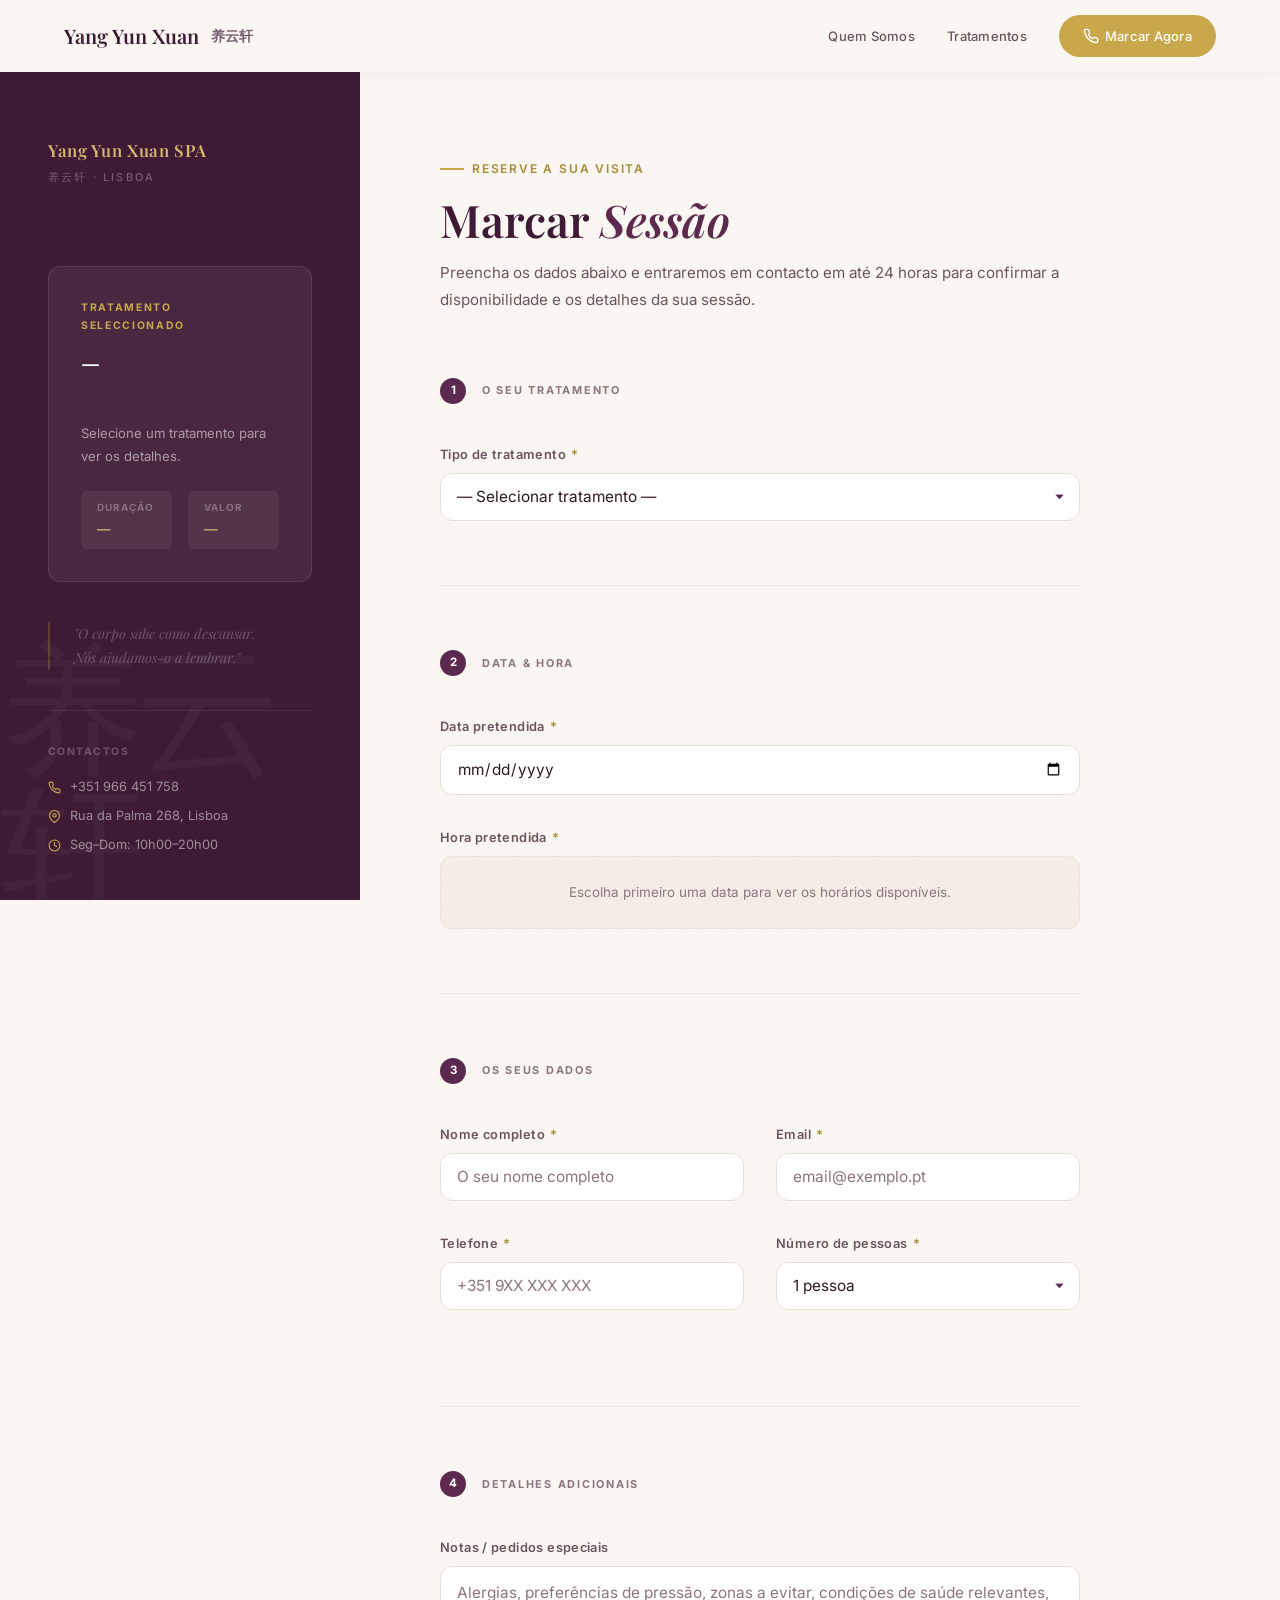
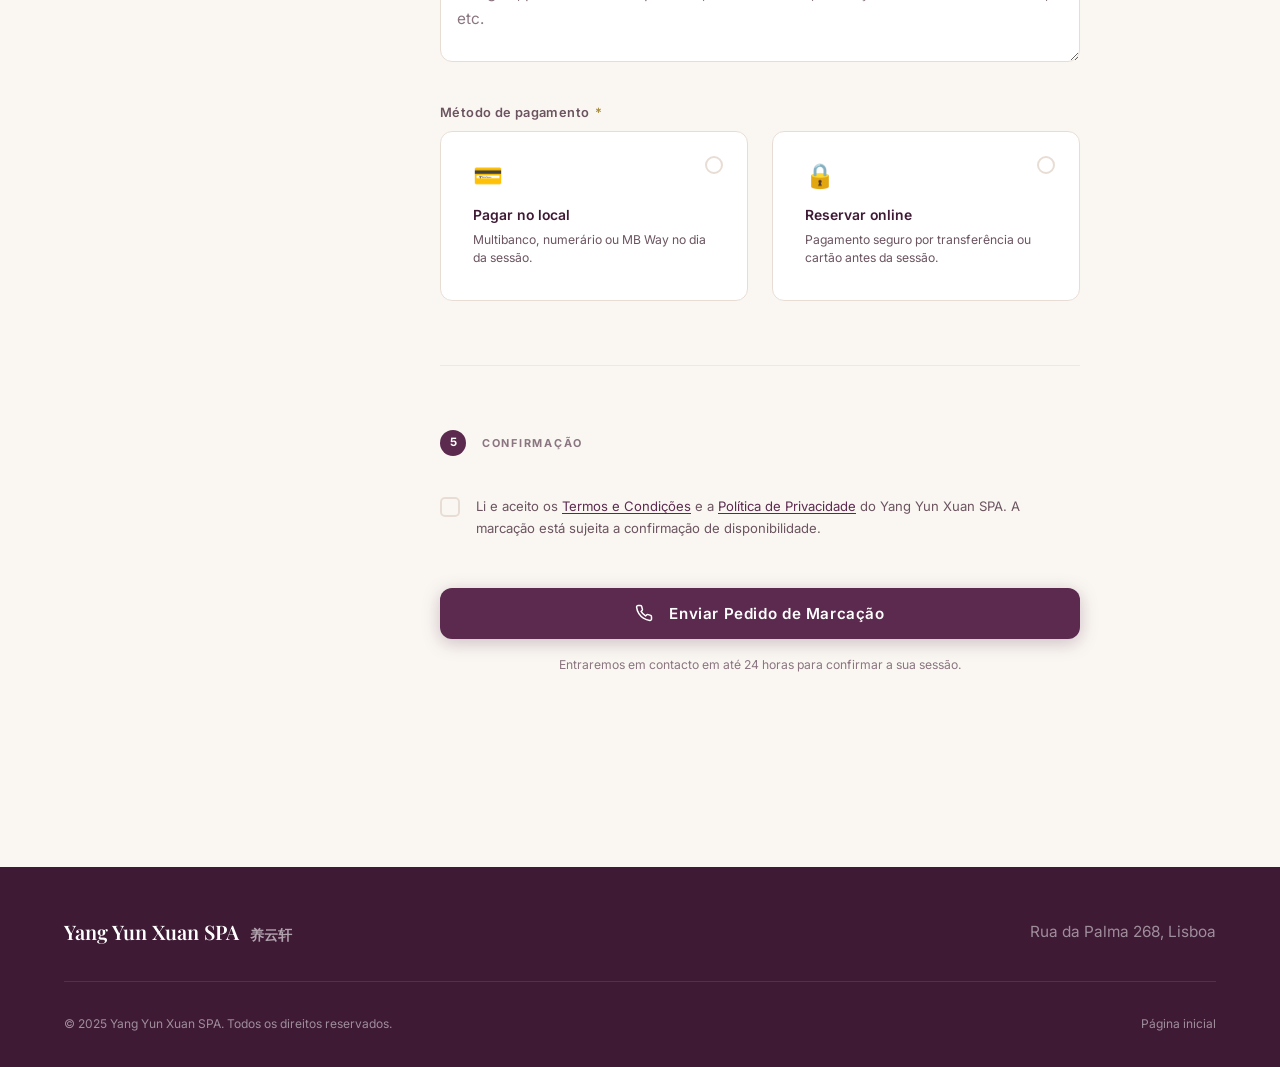
<file: booking.html>
<!DOCTYPE html>
<html lang="pt-PT" class="no-js">

<head>
  <meta charset="UTF-8">
  <meta name="viewport" content="width=device-width, initial-scale=1.0">
  <title>Marcar Sessão | Yang Yun Xuan SPA — 养云轩</title>
  <meta name="description"
    content="Reserve a sua sessão no Yang Yun Xuan SPA em Lisboa. Massagem relaxante, terapêutica, reflexologia, Tui Na, pedras quentes e Gua Sha.">
  <meta property="og:title" content="Marcar Sessão | Yang Yun Xuan SPA">
  <meta property="og:type" content="website">
  <meta property="og:locale" content="pt_PT">
  <link rel="canonical" href="https://yangyunxuan.pt/booking.html">

  <!-- Estilos globais partilhados (navbar, buttons, footer, tokens) -->
  <link rel="stylesheet" href="css/styles.css">
  <script>document.documentElement.classList.remove('no-js');</script>

  <style>
    /* ================================================================
       BOOKING PAGE — Estilos específicos da página de marcação
       Herda variáveis de css/styles.css
    ================================================================ */

    /* ---- Layout principal: sidebar + formulário ---- */
    .booking-page {
      display: grid;
      grid-template-columns: 360px 1fr;
      margin-top: var(--nav-height);
      min-height: calc(100vh - var(--nav-height));
      align-items: start;
    }

    /* ================================================================
       SIDEBAR — painel esquerdo fixo com info do tratamento seleccionado
    ================================================================ */
    .bk-sidebar {
      position: sticky;
      top: var(--nav-height);
      height: calc(100vh - var(--nav-height));
      overflow-y: auto;
      overflow-x: hidden;
      background: var(--color-primary-dark);
      padding: var(--sp-8) var(--sp-6);
      display: flex;
      flex-direction: column;
      gap: var(--sp-5);
      scrollbar-width: none;
    }

    .bk-sidebar::-webkit-scrollbar {
      display: none;
    }

    /* Marca d'água decorativa com os caracteres chineses */
    .bk-sidebar::before {
      content: '养云轩';
      position: absolute;
      bottom: -1rem;
      right: -1rem;
      font-family: var(--font-heading);
      font-size: 9rem;
      color: rgba(255, 255, 255, 0.035);
      pointer-events: none;
      user-select: none;
      line-height: 1;
      letter-spacing: -0.05em;
    }

    .bk-sidebar-brand {
      font-family: var(--font-heading);
      font-size: 1.05rem;
      font-weight: 600;
      color: var(--color-accent-light);
      letter-spacing: 0.04em;
      position: relative;
    }

    .bk-sidebar-brand small {
      display: block;
      font-family: var(--font-body);
      font-size: 0.68rem;
      font-weight: 500;
      letter-spacing: 0.2em;
      text-transform: uppercase;
      color: rgba(255, 255, 255, 0.3);
      margin-top: 3px;
    }

    .bk-sidebar-divider {
      height: 1px;
      background: rgba(255, 255, 255, 0.08);
    }

    /* Cartão do tratamento seleccionado — actualizado por JS */
    .bk-treatment-card {
      background: rgba(255, 255, 255, 0.06);
      border: 1px solid rgba(255, 255, 255, 0.1);
      border-radius: var(--radius-md);
      padding: var(--sp-4);
      position: relative;
      transition: border-color var(--duration-normal) var(--ease-smooth),
        background var(--duration-normal) var(--ease-smooth);
    }

    .bk-treatment-card.has-treatment {
      border-color: rgba(201, 168, 76, 0.25);
      background: rgba(255, 255, 255, 0.08);
    }

    .bk-treat-eyebrow {
      font-size: 0.65rem;
      font-weight: 700;
      letter-spacing: 0.16em;
      text-transform: uppercase;
      color: var(--color-accent);
      margin-bottom: var(--sp-2);
    }

    .bk-treat-name {
      font-family: var(--font-heading);
      font-size: 1.35rem;
      font-weight: 600;
      color: #fff;
      line-height: 1.2;
      margin-bottom: 3px;
      min-height: 1.5em;
    }

    .bk-treat-cat {
      font-size: 0.78rem;
      color: rgba(255, 255, 255, 0.45);
      margin-bottom: var(--sp-3);
      min-height: 1em;
    }

    .bk-treat-desc {
      font-size: 0.82rem;
      line-height: 1.7;
      color: rgba(255, 255, 255, 0.55);
      margin-bottom: var(--sp-3);
      min-height: 3em;
    }

    .bk-treat-meta {
      display: grid;
      grid-template-columns: 1fr 1fr;
      gap: var(--sp-2);
    }

    .bk-meta-pill {
      background: rgba(255, 255, 255, 0.06);
      border-radius: var(--radius-sm);
      padding: 0.5rem var(--sp-2);
    }

    .bk-meta-pill-label {
      font-size: 0.62rem;
      font-weight: 700;
      letter-spacing: 0.1em;
      text-transform: uppercase;
      color: rgba(255, 255, 255, 0.3);
      margin-bottom: 2px;
    }

    .bk-meta-pill-value {
      font-size: 0.85rem;
      font-weight: 500;
      color: var(--color-accent-light);
    }

    /* Citação decorativa */
    .bk-sidebar-quote {
      font-family: var(--font-heading);
      font-style: italic;
      font-size: 0.88rem;
      line-height: 1.7;
      color: rgba(255, 255, 255, 0.25);
      padding-left: var(--sp-3);
      border-left: 2px solid rgba(201, 168, 76, 0.25);
      position: relative;
    }

    /* Contactos no fundo da sidebar */
    .bk-sidebar-contact {
      margin-top: auto;
      padding-top: var(--sp-4);
      border-top: 1px solid rgba(255, 255, 255, 0.08);
    }

    .bk-contact-heading {
      font-size: 0.65rem;
      font-weight: 700;
      letter-spacing: 0.14em;
      text-transform: uppercase;
      color: rgba(255, 255, 255, 0.25);
      margin-bottom: var(--sp-2);
    }

    .bk-contact-item {
      display: flex;
      align-items: center;
      gap: 0.55rem;
      font-size: 0.8rem;
      color: rgba(255, 255, 255, 0.5);
      margin-bottom: 0.45rem;
    }

    .bk-contact-item svg {
      color: var(--color-accent);
      flex-shrink: 0;
    }

    /* ================================================================
       ÁREA DO FORMULÁRIO — painel direito, scrollável
    ================================================================ */
    .bk-form-area {
      background: var(--color-bg);
      padding: var(--sp-10) var(--sp-10) var(--sp-16);
    }

    /* Cabeçalho do formulário */
    .bk-form-header {
      max-width: 640px;
      margin-bottom: var(--sp-8);
    }

    .bk-page-title {
      font-size: clamp(1.9rem, 3.5vw, 2.8rem);
      font-weight: 600;
      color: var(--color-primary-dark);
      line-height: 1.1;
      margin-bottom: var(--sp-2);
    }

    .bk-page-title em {
      font-style: italic;
      color: var(--color-primary);
    }

    .bk-page-sub {
      font-size: 0.95rem;
      color: var(--color-text-muted);
      line-height: 1.75;
    }

    /* Formulário com largura máxima */
    #bookingForm {
      max-width: 640px;
    }

    /* ---- Secções do formulário ---- */
    .bk-section {
      padding-bottom: var(--sp-8);
      margin-bottom: var(--sp-8);
      border-bottom: 1px solid var(--color-border-light);
    }

    .bk-section:last-child {
      border-bottom: none;
      padding-bottom: 0;
    }

    .bk-section-head {
      display: flex;
      align-items: center;
      gap: var(--sp-2);
      margin-bottom: var(--sp-5);
    }

    .bk-step {
      width: 26px;
      height: 26px;
      border-radius: 50%;
      background: var(--color-primary);
      color: #fff;
      font-family: var(--font-body);
      font-size: 0.72rem;
      font-weight: 700;
      display: flex;
      align-items: center;
      justify-content: center;
      flex-shrink: 0;
    }

    .bk-section-label {
      font-family: var(--font-body);
      font-size: 0.68rem;
      font-weight: 700;
      letter-spacing: 0.16em;
      text-transform: uppercase;
      color: var(--color-text-light);
    }

    /* ---- Campos ---- */
    .bk-field {
      margin-bottom: var(--sp-4);
    }

    .bk-field:last-child {
      margin-bottom: 0;
    }

    .bk-lbl {
      display: block;
      font-size: 0.8rem;
      font-weight: 600;
      letter-spacing: 0.03em;
      color: var(--color-text-muted);
      margin-bottom: 0.45rem;
    }

    .bk-lbl .req {
      color: var(--color-accent-dark);
      margin-left: 2px;
    }

    /* Inputs, selects e textarea */
    .bk-input,
    .bk-select,
    .bk-textarea {
      width: 100%;
      padding: 0.85rem 1rem;
      font-family: var(--font-body);
      font-size: var(--fs-body);
      color: var(--color-text);
      background: var(--color-white);
      border: 1.5px solid var(--color-border);
      border-radius: var(--radius-md);
      outline: none;
      -webkit-appearance: none;
      appearance: none;
      transition: border-color var(--duration-fast) var(--ease-smooth),
        box-shadow var(--duration-fast) var(--ease-smooth);
    }

    .bk-input::placeholder,
    .bk-textarea::placeholder {
      color: var(--color-text-light);
    }

    .bk-input:hover,
    .bk-select:hover,
    .bk-textarea:hover {
      border-color: rgba(91, 42, 78, 0.4);
    }

    .bk-input:focus,
    .bk-select:focus,
    .bk-textarea:focus {
      border-color: var(--color-primary);
      box-shadow: 0 0 0 3px rgba(91, 42, 78, 0.1);
    }

    /* Estado de erro */
    .bk-field.is-error .bk-input,
    .bk-field.is-error .bk-select,
    .bk-field.is-error .bk-textarea {
      border-color: #C94C4C;
      box-shadow: 0 0 0 3px rgba(201, 76, 76, 0.1);
    }

    .bk-err {
      display: none;
      font-size: 0.76rem;
      color: #C94C4C;
      margin-top: 0.3rem;
    }

    .bk-field.is-error .bk-err {
      display: block;
    }

    /* Select com seta personalizada */
    .bk-select-wrap {
      position: relative;
    }

    .bk-select-wrap::after {
      content: '';
      position: absolute;
      right: 1rem;
      top: 50%;
      transform: translateY(-50%);
      width: 9px;
      height: 5px;
      background: var(--color-primary);
      clip-path: polygon(0 0, 100% 0, 50% 100%);
      pointer-events: none;
    }

    /* Textarea */
    .bk-textarea {
      resize: vertical;
      min-height: 96px;
      line-height: 1.65;
    }

    /* Grelha de 2 colunas para campos lado a lado */
    .bk-2col {
      display: grid;
      grid-template-columns: 1fr 1fr;
      gap: var(--sp-4);
    }

    /* ---- Horários disponíveis ---- */
    .bk-slots-grid {
      display: grid;
      grid-template-columns: repeat(4, 1fr);
      gap: 0.4rem;
    }

    /* Botão de horário individual */
    .bk-slot {
      padding: 0.6rem 0.4rem;
      text-align: center;
      font-size: 0.84rem;
      font-weight: 500;
      color: var(--color-text-muted);
      background: var(--color-white);
      border: 1.5px solid var(--color-border);
      border-radius: var(--radius-sm);
      cursor: pointer;
      user-select: none;
      transition: border-color var(--duration-fast) var(--ease-smooth),
        background var(--duration-fast) var(--ease-smooth),
        color var(--duration-fast) var(--ease-smooth),
        box-shadow var(--duration-fast) var(--ease-smooth);
    }

    .bk-slot:hover:not(.bk-slot--occ) {
      border-color: var(--color-primary-light);
      color: var(--color-primary);
      background: rgba(91, 42, 78, 0.04);
    }

    .bk-slot--sel {
      background: var(--color-primary) !important;
      border-color: var(--color-primary) !important;
      color: #fff !important;
      box-shadow: 0 2px 10px rgba(91, 42, 78, 0.25);
    }

    .bk-slot--occ {
      background: var(--color-bg);
      border-color: var(--color-border-light);
      color: var(--color-text-light);
      opacity: 0.45;
      cursor: not-allowed;
      text-decoration: line-through;
    }

    /* Estado vazio / instrução */
    .bk-slots-placeholder {
      padding: var(--sp-3) var(--sp-4);
      background: var(--color-bg-warm);
      border: 1.5px dashed var(--color-border);
      border-radius: var(--radius-md);
      font-size: 0.84rem;
      color: var(--color-text-light);
      text-align: center;
    }

    /* Legenda dos horários */
    .bk-slots-legend {
      display: flex;
      gap: var(--sp-4);
      margin-top: var(--sp-2);
    }

    .bk-legend-item {
      display: flex;
      align-items: center;
      gap: 0.4rem;
      font-size: 0.72rem;
      color: var(--color-text-light);
    }

    .bk-legend-dot {
      width: 10px;
      height: 10px;
      border-radius: 2px;
      flex-shrink: 0;
    }

    .bk-legend-dot--avail {
      background: var(--color-white);
      border: 1.5px solid var(--color-border);
    }

    .bk-legend-dot--sel {
      background: var(--color-primary);
    }

    .bk-legend-dot--occ {
      background: var(--color-bg);
      border: 1.5px solid var(--color-border-light);
    }

    /* ---- Cartões de pagamento ---- */
    .bk-pay-grid {
      display: grid;
      grid-template-columns: 1fr 1fr;
      gap: var(--sp-3);
    }

    .bk-pay-card {
      position: relative;
      padding: var(--sp-4);
      background: var(--color-white);
      border: 1.5px solid var(--color-border);
      border-radius: var(--radius-md);
      cursor: pointer;
      transition: border-color var(--duration-fast) var(--ease-smooth),
        box-shadow var(--duration-fast) var(--ease-smooth),
        background var(--duration-fast) var(--ease-smooth);
    }

    .bk-pay-card:hover {
      border-color: rgba(91, 42, 78, 0.4);
    }

    .bk-pay-card.is-sel {
      border-color: var(--color-primary);
      background: rgba(91, 42, 78, 0.03);
      box-shadow: 0 0 0 3px rgba(91, 42, 78, 0.1);
    }

    /* Input radio escondido */
    .bk-pay-card input[type="radio"] {
      position: absolute;
      opacity: 0;
      pointer-events: none;
    }

    /* Indicador circular */
    .bk-pay-dot {
      position: absolute;
      top: var(--sp-3);
      right: var(--sp-3);
      width: 18px;
      height: 18px;
      border-radius: 50%;
      border: 2px solid var(--color-border);
      transition: border-color var(--duration-fast), background var(--duration-fast);
    }

    .bk-pay-card.is-sel .bk-pay-dot {
      border-color: var(--color-primary);
      background: var(--color-primary);
    }

    .bk-pay-card.is-sel .bk-pay-dot::after {
      content: '';
      position: absolute;
      top: 50%;
      left: 50%;
      transform: translate(-50%, -50%);
      width: 6px;
      height: 6px;
      border-radius: 50%;
      background: #fff;
    }

    .bk-pay-icon {
      font-size: 1.5rem;
      margin-bottom: var(--sp-2);
      line-height: 1;
    }

    .bk-pay-title {
      font-size: 0.87rem;
      font-weight: 600;
      color: var(--color-primary-dark);
      margin-bottom: 3px;
    }

    .bk-pay-desc {
      font-size: 0.76rem;
      color: var(--color-text-muted);
      line-height: 1.55;
    }

    /* Mensagem de erro de pagamento */
    #errPagamento {
      display: none;
      font-size: 0.76rem;
      color: #C94C4C;
      margin-top: 0.4rem;
    }

    #errPagamento.visible {
      display: block;
    }

    /* ---- Checkbox de termos ---- */
    .bk-check-wrap {
      display: flex;
      align-items: flex-start;
      gap: var(--sp-2);
      cursor: pointer;
    }

    .bk-check-wrap input[type="checkbox"] {
      position: absolute;
      opacity: 0;
      pointer-events: none;
    }

    .bk-check-box {
      width: 20px;
      height: 20px;
      border-radius: 5px;
      border: 2px solid var(--color-border);
      flex-shrink: 0;
      margin-top: 1px;
      display: flex;
      align-items: center;
      justify-content: center;
      transition: border-color var(--duration-fast), background var(--duration-fast);
    }

    .bk-check-wrap:has(input:checked) .bk-check-box {
      background: var(--color-primary);
      border-color: var(--color-primary);
    }

    .bk-check-wrap:has(input:checked) .bk-check-box::after {
      content: '';
      width: 5px;
      height: 9px;
      border-right: 2px solid #fff;
      border-bottom: 2px solid #fff;
      transform: rotate(40deg) translateY(-1px);
      display: block;
    }

    .bk-check-wrap.is-error .bk-check-box {
      border-color: #C94C4C;
    }

    .bk-check-text {
      font-size: 0.82rem;
      color: var(--color-text-muted);
      line-height: 1.65;
    }

    .bk-check-text a {
      color: var(--color-primary);
      text-decoration: underline;
      text-underline-offset: 2px;
    }

    /* ---- Botão de submeter ---- */
    .bk-submit-area {
      margin-top: var(--sp-6);
    }

    .bk-submit {
      width: 100%;
      padding: 1rem var(--sp-6);
      font-family: var(--font-body);
      font-size: 0.95rem;
      font-weight: 600;
      letter-spacing: 0.04em;
      color: #fff;
      background: var(--color-primary);
      border: none;
      border-radius: var(--radius-md);
      cursor: pointer;
      display: flex;
      align-items: center;
      justify-content: center;
      gap: var(--sp-2);
      box-shadow: 0 4px 18px rgba(91, 42, 78, 0.28);
      transition: background var(--duration-normal) var(--ease-smooth),
        transform var(--duration-fast) var(--ease-smooth),
        box-shadow var(--duration-normal) var(--ease-smooth);
    }

    .bk-submit:hover {
      background: var(--color-primary-light);
      transform: translateY(-2px);
      box-shadow: 0 8px 28px rgba(91, 42, 78, 0.3);
    }

    .bk-submit:active {
      transform: translateY(0);
    }

    .bk-submit:disabled {
      opacity: 0.55;
      cursor: not-allowed;
      transform: none !important;
    }

    .bk-submit-note {
      text-align: center;
      font-size: 0.76rem;
      color: var(--color-text-light);
      margin-top: var(--sp-2);
    }

    /* ================================================================
       OVERLAY DE SUCESSO — aparece após submissão bem-sucedida
    ================================================================ */
    .bk-success {
      display: none;
      position: fixed;
      inset: 0;
      z-index: 2000;
      background: var(--color-bg);
      overflow-y: auto;
      padding: var(--sp-8) var(--sp-4);
    }

    .bk-success.is-visible {
      display: flex;
      align-items: flex-start;
      justify-content: center;
    }

    .bk-success-inner {
      max-width: 520px;
      width: 100%;
      margin-top: var(--sp-6);
      text-align: center;
      animation: successIn 0.5s cubic-bezier(0.34, 1.56, 0.64, 1) both;
    }

    @keyframes successIn {
      from {
        opacity: 0;
        transform: translateY(24px) scale(0.96);
      }

      to {
        opacity: 1;
        transform: translateY(0) scale(1);
      }
    }

    .bk-success-check {
      width: 72px;
      height: 72px;
      border-radius: 50%;
      background: rgba(91, 42, 78, 0.08);
      display: flex;
      align-items: center;
      justify-content: center;
      margin: 0 auto var(--sp-4);
    }

    .bk-success-check svg {
      color: var(--color-primary);
    }

    .bk-success-title {
      font-size: clamp(1.6rem, 3vw, 2.2rem);
      font-weight: 600;
      color: var(--color-primary-dark);
      margin-bottom: var(--sp-2);
    }

    .bk-success-sub {
      font-size: 0.95rem;
      color: var(--color-text-muted);
      line-height: 1.75;
      margin-bottom: var(--sp-6);
    }

    /* Resumo da marcação */
    .bk-success-card {
      background: var(--color-bg-warm);
      border: 1px solid var(--color-border-light);
      border-radius: var(--radius-md);
      padding: var(--sp-1) var(--sp-4);
      margin-bottom: var(--sp-6);
      text-align: left;
    }

    .bk-sum-row {
      display: flex;
      justify-content: space-between;
      align-items: baseline;
      padding: var(--sp-2) 0;
    }

    .bk-sum-row+.bk-sum-row {
      border-top: 1px solid var(--color-border-light);
    }

    .bk-sum-label {
      font-size: 0.75rem;
      color: var(--color-text-light);
      font-weight: 500;
    }

    .bk-sum-value {
      font-size: 0.88rem;
      font-weight: 600;
      color: var(--color-text);
      text-align: right;
      max-width: 60%;
    }

    /* Botões do sucesso */
    .bk-success-actions {
      display: flex;
      flex-direction: column;
      gap: var(--sp-2);
    }

    .bk-wa-btn {
      display: inline-flex;
      align-items: center;
      justify-content: center;
      gap: var(--sp-2);
      padding: 0.9rem var(--sp-6);
      background: #25D366;
      color: #fff;
      font-family: var(--font-body);
      font-size: 0.95rem;
      font-weight: 600;
      border-radius: var(--radius-md);
      text-decoration: none;
      transition: background var(--duration-fast), transform var(--duration-fast);
    }

    .bk-wa-btn:hover {
      background: #1DB954;
      color: #fff;
      transform: translateY(-1px);
    }

    .bk-back-btn {
      background: none;
      border: none;
      font-family: var(--font-body);
      font-size: 0.84rem;
      color: var(--color-text-muted);
      cursor: pointer;
      text-decoration: underline;
      text-underline-offset: 2px;
      padding: var(--sp-1) 0;
      transition: color var(--duration-fast);
    }

    .bk-back-btn:hover {
      color: var(--color-primary);
    }

    /* ================================================================
       RESPONSIVO
    ================================================================ */
    @media (max-width: 960px) {
      .booking-page {
        grid-template-columns: 1fr;
      }

      .bk-sidebar {
        position: static;
        height: auto;
        padding: var(--sp-5) var(--sp-4);
        flex-direction: column;
        gap: var(--sp-3);
      }

      /* Simplifica o cartão de tratamento em mobile */
      .bk-treat-desc {
        display: none;
      }

      .bk-sidebar-quote {
        display: none;
      }

      .bk-sidebar-contact {
        display: none;
      }

      .bk-form-area {
        padding: var(--sp-6) var(--sp-4) var(--sp-12);
      }
    }

    @media (max-width: 600px) {
      .bk-2col {
        grid-template-columns: 1fr;
      }

      .bk-pay-grid {
        grid-template-columns: 1fr;
      }

      .bk-slots-grid {
        grid-template-columns: repeat(3, 1fr);
      }
    }

    @media (max-width: 380px) {
      .bk-slots-grid {
        grid-template-columns: repeat(2, 1fr);
      }
    }
  </style>
</head>

<body>

  <div class="nav-overlay" id="navOverlay"></div>

  <!-- ===== NAVBAR ===== -->
  <nav class="navbar scrolled" id="navbar" role="navigation" aria-label="Navegação principal">
    <div class="container">
      <a href="index.html" class="nav-brand" aria-label="Yang Yun Xuan SPA — Página inicial">
        Yang Yun Xuan <span class="nav-brand-cn">养云轩</span>
      </a>
      <button class="nav-toggle" id="navToggle" aria-label="Abrir menu" aria-expanded="false">
        <span></span><span></span><span></span>
      </button>
      <div class="nav-links" id="navLinks">
        <a href="quem-somos.html">Quem Somos</a>
        <a href="tratamentos.html">Tratamentos</a>
        <a href="booking.html" class="nav-cta" aria-current="page" data-event="cta_book_click"
          style="background:var(--color-accent);color:var(--color-primary-dark);">
          <svg xmlns="http://www.w3.org/2000/svg" width="16" height="16" viewBox="0 0 24 24" fill="none"
            stroke="currentColor" stroke-width="2" stroke-linecap="round" stroke-linejoin="round">
            <path
              d="M22 16.92v3a2 2 0 0 1-2.18 2 19.79 19.79 0 0 1-8.63-3.07 19.5 19.5 0 0 1-6-6 19.79 19.79 0 0 1-3.07-8.67A2 2 0 0 1 4.11 2h3a2 2 0 0 1 2 1.72c.127.96.361 1.903.7 2.81a2 2 0 0 1-.45 2.11L8.09 9.91a16 16 0 0 0 6 6l1.27-1.27a2 2 0 0 1 2.11-.45c.907.339 1.85.573 2.81.7A2 2 0 0 1 22 16.92z" />
          </svg>
          Marcar Agora
        </a>
      </div>
    </div>
  </nav>

  <!-- ===== LAYOUT PRINCIPAL ===== -->
  <div class="booking-page">

    <!-- ---- SIDEBAR ---- -->
    <aside class="bk-sidebar" aria-label="Resumo da sessão">

      <div class="bk-sidebar-brand">
        Yang Yun Xuan SPA
        <small>养云轩 · Lisboa</small>
      </div>

      <div class="bk-sidebar-divider"></div>

      <!-- Cartão do tratamento seleccionado — preenchido por JS -->
      <div class="bk-treatment-card" id="bkCard">
        <div class="bk-treat-eyebrow">Tratamento seleccionado</div>
        <div class="bk-treat-name" id="bkTreatName">—</div>
        <div class="bk-treat-cat" id="bkTreatCat"></div>
        <p class="bk-treat-desc" id="bkTreatDesc">Selecione um tratamento para ver os detalhes.</p>
        <div class="bk-treat-meta">
          <div class="bk-meta-pill">
            <div class="bk-meta-pill-label">Duração</div>
            <div class="bk-meta-pill-value" id="bkTreatDur">—</div>
          </div>
          <div class="bk-meta-pill">
            <div class="bk-meta-pill-label">Valor</div>
            <div class="bk-meta-pill-value" id="bkTreatPrice">—</div>
          </div>
        </div>
      </div>

      <div class="bk-sidebar-quote" aria-hidden="true">
        "O corpo sabe como descansar.<br>Nós ajudamos-o a lembrar."
      </div>

      <div class="bk-sidebar-contact">
        <div class="bk-contact-heading">Contactos</div>
        <div class="bk-contact-item">
          <!-- Ícone de telefone -->
          <svg width="13" height="13" viewBox="0 0 24 24" fill="none" stroke="currentColor" stroke-width="2"
            stroke-linecap="round" stroke-linejoin="round" aria-hidden="true">
            <path
              d="M22 16.92v3a2 2 0 0 1-2.18 2 19.79 19.79 0 0 1-8.63-3.07 19.5 19.5 0 0 1-6-6 19.79 19.79 0 0 1-3.07-8.67A2 2 0 0 1 4.11 2h3a2 2 0 0 1 2 1.72c.127.96.361 1.903.7 2.81a2 2 0 0 1-.45 2.11L8.09 9.91a16 16 0 0 0 6 6l1.27-1.27a2 2 0 0 1 2.11-.45c.907.339 1.85.573 2.81.7A2 2 0 0 1 22 16.92z" />
          </svg>
          +351 966 451 758
        </div>
        <div class="bk-contact-item">
          <!-- Ícone de localização -->
          <svg width="13" height="13" viewBox="0 0 24 24" fill="none" stroke="currentColor" stroke-width="2"
            stroke-linecap="round" stroke-linejoin="round" aria-hidden="true">
            <path d="M21 10c0 7-9 13-9 13s-9-6-9-13a9 9 0 0 1 18 0z" />
            <circle cx="12" cy="10" r="3" />
          </svg>
          Rua da Palma 268, Lisboa
        </div>
        <div class="bk-contact-item">
          <!-- Ícone de relógio -->
          <svg width="13" height="13" viewBox="0 0 24 24" fill="none" stroke="currentColor" stroke-width="2"
            stroke-linecap="round" stroke-linejoin="round" aria-hidden="true">
            <circle cx="12" cy="12" r="10" />
            <polyline points="12 6 12 12 16 14" />
          </svg>
          Seg–Dom: 10h00–20h00
        </div>
      </div>

    </aside>

    <!-- ---- ÁREA DO FORMULÁRIO ---- -->
    <div class="bk-form-area">

      <div class="bk-form-header">
        <span class="section-label">Reserve a sua visita</span>
        <h1 class="bk-page-title">Marcar <em>Sessão</em></h1>
        <p class="bk-page-sub">
          Preencha os dados abaixo e entraremos em contacto em até 24 horas para confirmar a disponibilidade e os
          detalhes da sua sessão.
        </p>
      </div>

      <form id="bookingForm" novalidate autocomplete="on">

        <!-- ==================== SECÇÃO 1: TRATAMENTO ==================== -->
        <div class="bk-section">
          <div class="bk-section-head">
            <div class="bk-step" aria-hidden="true">1</div>
            <span class="bk-section-label">O seu tratamento</span>
          </div>

          <div class="bk-field" id="wrapTratamento">
            <label class="bk-lbl" for="fTratamento">
              Tipo de tratamento <span class="req" aria-hidden="true">*</span>
            </label>
            <div class="bk-select-wrap">
              <!-- O tratamento pode ser pré-seleccionado via URL: ?tratamento=massagem-relaxante -->
              <select class="bk-select" id="fTratamento" name="tratamento" required>
                <option value="">— Selecionar tratamento —</option>
                <option value="massagem-relaxante">Massagem Relaxante</option>
                <option value="massagem-terapeutica">Massagem Terapêutica</option>
                <option value="reflexologia">Reflexologia</option>
                <option value="tui-na">Tui Na</option>
                <option value="pedras-quentes">Pedras Quentes</option>
                <option value="gua-sha">Gua Sha</option>
              </select>
            </div>
            <span class="bk-err">Por favor, selecione um tratamento.</span>
          </div>
        </div>

        <!-- ==================== SECÇÃO 2: DATA & HORA ==================== -->
        <div class="bk-section">
          <div class="bk-section-head">
            <div class="bk-step" aria-hidden="true">2</div>
            <span class="bk-section-label">Data &amp; Hora</span>
          </div>

          <!-- Data — datas passadas não são permitidas (definido por JS via min) -->
          <div class="bk-field" id="wrapData">
            <label class="bk-lbl" for="fData">
              Data pretendida <span class="req" aria-hidden="true">*</span>
            </label>
            <input type="date" class="bk-input" id="fData" name="data" required>
            <span class="bk-err">Por favor, escolha uma data válida.</span>
          </div>

          <!-- Horários — gerados dinamicamente ao escolher a data -->
          <div class="bk-field" id="wrapHora">
            <label class="bk-lbl">
              Hora pretendida <span class="req" aria-hidden="true">*</span>
            </label>
            <!-- Campo oculto que guarda a hora seleccionada -->
            <input type="hidden" id="fHora" name="hora">
            <!-- Container dos slots — preenchido por JS -->
            <div id="slotsContainer">
              <div class="bk-slots-placeholder">Escolha primeiro uma data para ver os horários disponíveis.</div>
            </div>
            <!-- Legenda (mostrada apenas quando há slots) -->
            <div class="bk-slots-legend" id="slotsLegend" style="display:none">
              <span class="bk-legend-item">
                <span class="bk-legend-dot bk-legend-dot--avail"></span>Disponível
              </span>
              <span class="bk-legend-item">
                <span class="bk-legend-dot bk-legend-dot--sel"></span>Seleccionado
              </span>
              <span class="bk-legend-item">
                <span class="bk-legend-dot bk-legend-dot--occ"></span>Ocupado
              </span>
            </div>
            <span class="bk-err" id="errHora">Por favor, escolha um horário disponível.</span>
          </div>
        </div>

        <!-- ==================== SECÇÃO 3: DADOS PESSOAIS ==================== -->
        <div class="bk-section">
          <div class="bk-section-head">
            <div class="bk-step" aria-hidden="true">3</div>
            <span class="bk-section-label">Os seus dados</span>
          </div>

          <div class="bk-2col">
            <div class="bk-field" id="wrapNome">
              <label class="bk-lbl" for="fNome">
                Nome completo <span class="req" aria-hidden="true">*</span>
              </label>
              <input type="text" class="bk-input" id="fNome" name="nome" placeholder="O seu nome completo" required
                autocomplete="name">
              <span class="bk-err">Por favor, introduza o seu nome.</span>
            </div>

            <div class="bk-field" id="wrapEmail">
              <label class="bk-lbl" for="fEmail">
                Email <span class="req" aria-hidden="true">*</span>
              </label>
              <input type="email" class="bk-input" id="fEmail" name="email" placeholder="email@exemplo.pt" required
                autocomplete="email">
              <span class="bk-err">Por favor, introduza um email válido.</span>
            </div>
          </div>

          <div class="bk-2col">
            <div class="bk-field" id="wrapTelefone">
              <label class="bk-lbl" for="fTelefone">
                Telefone <span class="req" aria-hidden="true">*</span>
              </label>
              <input type="tel" class="bk-input" id="fTelefone" name="telefone" placeholder="+351 9XX XXX XXX" required
                autocomplete="tel">
              <span class="bk-err">Por favor, introduza um número de contacto.</span>
            </div>

            <div class="bk-field" id="wrapPessoas">
              <label class="bk-lbl" for="fPessoas">
                Número de pessoas <span class="req" aria-hidden="true">*</span>
              </label>
              <div class="bk-select-wrap">
                <select class="bk-select" id="fPessoas" name="pessoas" required>
                  <option value="1">1 pessoa</option>
                  <option value="2">2 pessoas</option>
                  <option value="3">3 pessoas</option>
                  <option value="4">4 pessoas</option>
                </select>
              </div>
              <span class="bk-err">Por favor, indique o número de pessoas.</span>
            </div>
          </div>
        </div>

        <!-- ==================== SECÇÃO 4: DETALHES ==================== -->
        <div class="bk-section">
          <div class="bk-section-head">
            <div class="bk-step" aria-hidden="true">4</div>
            <span class="bk-section-label">Detalhes adicionais</span>
          </div>

          <!-- Notas livres -->
          <div class="bk-field">
            <label class="bk-lbl" for="fNotas">Notas / pedidos especiais</label>
            <textarea class="bk-textarea" id="fNotas" name="notas"
              placeholder="Alergias, preferências de pressão, zonas a evitar, condições de saúde relevantes, etc."></textarea>
          </div>

          <!-- Método de pagamento -->
          <div class="bk-field" id="wrapPagamento">
            <label class="bk-lbl">
              Método de pagamento <span class="req" aria-hidden="true">*</span>
            </label>
            <div class="bk-pay-grid">

              <label class="bk-pay-card" id="payLocal" for="payRadioLocal">
                <input type="radio" id="payRadioLocal" name="pagamento" value="local">
                <div class="bk-pay-dot" aria-hidden="true"></div>
                <div class="bk-pay-icon" aria-hidden="true">💳</div>
                <div class="bk-pay-title">Pagar no local</div>
                <div class="bk-pay-desc">Multibanco, numerário ou MB Way no dia da sessão.</div>
              </label>

              <label class="bk-pay-card" id="payOnline" for="payRadioOnline">
                <input type="radio" id="payRadioOnline" name="pagamento" value="online">
                <div class="bk-pay-dot" aria-hidden="true"></div>
                <div class="bk-pay-icon" aria-hidden="true">🔒</div>
                <div class="bk-pay-title">Reservar online</div>
                <div class="bk-pay-desc">Pagamento seguro por transferência ou cartão antes da sessão.</div>
              </label>

            </div>
            <span id="errPagamento">Por favor, escolha um m��todo de pagamento.</span>
          </div>
        </div>

        <!-- ==================== SECÇÃO 5: CONFIRMAÇÃO ==================== -->
        <div class="bk-section">
          <div class="bk-section-head">
            <div class="bk-step" aria-hidden="true">5</div>
            <span class="bk-section-label">Confirmação</span>
          </div>

          <!-- Checkbox de termos -->
          <div class="bk-field" id="wrapTermos">
            <label class="bk-check-wrap" id="termosWrap">
              <input type="checkbox" id="fTermos" name="termos" required>
              <span class="bk-check-box" aria-hidden="true"></span>
              <span class="bk-check-text">
                Li e aceito os <a href="#" onclick="return false;">Termos e Condições</a>
                e a <a href="#" onclick="return false;">Política de Privacidade</a>
                do Yang Yun Xuan SPA. A marcação está sujeita a confirmação de disponibilidade.
              </span>
            </label>
            <span class="bk-err" style="margin-left:2rem;">É necessário aceitar os termos para continuar.</span>
          </div>

          <!-- Botão de submissão -->
          <div class="bk-submit-area">
            <button type="submit" class="bk-submit" id="bkSubmit">
              <!-- Ícone WhatsApp -->
              <svg width="18" height="18" viewBox="0 0 24 24" fill="none" stroke="currentColor" stroke-width="2"
                stroke-linecap="round" stroke-linejoin="round" aria-hidden="true">
                <path
                  d="M22 16.92v3a2 2 0 0 1-2.18 2 19.79 19.79 0 0 1-8.63-3.07 19.5 19.5 0 0 1-6-6 19.79 19.79 0 0 1-3.07-8.67A2 2 0 0 1 4.11 2h3a2 2 0 0 1 2 1.72c.127.96.361 1.903.7 2.81a2 2 0 0 1-.45 2.11L8.09 9.91a16 16 0 0 0 6 6l1.27-1.27a2 2 0 0 1 2.11-.45c.907.339 1.85.573 2.81.7A2 2 0 0 1 22 16.92z" />
              </svg>
              Enviar Pedido de Marcação
            </button>
            <!-- Mensagem de erro de envio — mostrada apenas se Supabase falhar -->
            <p id="bkSubmitError"
              style="display:none; margin-top:1rem; color:#c0392b; font-size:0.875rem; line-height:1.5;"></p>
            <p class="bk-submit-note">Entraremos em contacto em até 24 horas para confirmar a sua sessão.</p>
          </div>
        </div>

      </form>
    </div><!-- /.bk-form-area -->
  </div><!-- /.booking-page -->

  <!-- ===== OVERLAY DE SUCESSO ===== -->
  <div class="bk-success" id="bkSuccess" role="dialog" aria-modal="true" aria-label="Pedido enviado com sucesso">
    <div class="bk-success-inner">

      <div class="bk-success-check" aria-hidden="true">
        <svg width="34" height="34" viewBox="0 0 24 24" fill="none" stroke="currentColor" stroke-width="2.5"
          stroke-linecap="round" stroke-linejoin="round">
          <polyline points="20 6 9 17 4 12" />
        </svg>
      </div>

      <h2 class="bk-success-title">Pedido Recebido</h2>
      <p class="bk-success-sub">
        Recebemos o seu pedido de marcação. Para confirmar de imediato, envie os detalhes via WhatsApp — respondemos em
        minutos.
      </p>

      <!-- Resumo da marcação — preenchido por JS -->
      <div class="bk-success-card" id="bkSummaryCard"></div>

      <div class="bk-success-actions">
        <!-- Link WhatsApp com mensagem pré-preenchida — gerado por JS -->
        <a href="#" id="bkWaLink" class="bk-wa-btn" target="_blank" rel="noopener">
          <svg width="18" height="18" viewBox="0 0 24 24" fill="currentColor" aria-hidden="true">
            <path
              d="M17.472 14.382c-.297-.149-1.758-.867-2.03-.967-.273-.099-.471-.148-.67.15-.197.297-.767.966-.94 1.164-.173.199-.347.223-.644.075-.297-.15-1.255-.463-2.39-1.475-.883-.788-1.48-1.761-1.653-2.059-.173-.297-.018-.458.13-.606.134-.133.298-.347.446-.52.149-.174.198-.298.298-.497.099-.198.05-.371-.025-.52-.075-.149-.669-1.612-.916-2.207-.242-.579-.487-.5-.669-.51-.173-.008-.371-.01-.57-.01-.198 0-.52.074-.792.372-.272.297-1.04 1.016-1.04 2.479 0 1.462 1.065 2.875 1.213 3.074.149.198 2.096 3.2 5.077 4.487.709.306 1.262.489 1.694.625.712.227 1.36.195 1.871.118.571-.085 1.758-.719 2.006-1.413.248-.694.248-1.289.173-1.413-.074-.124-.272-.198-.57-.347m-5.421 7.403h-.004a9.87 9.87 0 0 1-5.031-1.378l-.361-.214-3.741.982.998-3.648-.235-.374a9.86 9.86 0 0 1-1.51-5.26c.001-5.45 4.436-9.884 9.888-9.884 2.64 0 5.122 1.03 6.988 2.898a9.825 9.825 0 0 1 2.893 6.994c-.003 5.45-4.437 9.884-9.885 9.884m8.413-18.297A11.815 11.815 0 0 0 12.05 0C5.495 0 .16 5.335.157 11.892c0 2.096.547 4.142 1.588 5.945L.057 24l6.305-1.654a11.882 11.882 0 0 0 5.683 1.448h.005c6.554 0 11.89-5.335 11.893-11.893a11.821 11.821 0 0 0-3.48-8.413Z" />
          </svg>
          Confirmar via WhatsApp
        </a>
        <button class="bk-back-btn" id="bkBackBtn">Voltar ao formulário</button>
      </div>

    </div>
  </div>

  <!-- ===== FOOTER ===== -->
  <footer class="footer">
    <div class="container">
      <div class="footer-top">
        <div class="footer-brand">Yang Yun Xuan SPA <span class="footer-brand-cn">养云轩</span></div>
        <span>Rua da Palma 268, Lisboa</span>
      </div>
      <div class="footer-bottom">
        <span>&copy; 2025 Yang Yun Xuan SPA. Todos os direitos reservados.</span>
        <a href="index.html">Página inicial</a>
      </div>
    </div>
  </footer>

  <script>
    /* ================================================================
       BOOKING PAGE — JavaScript
       Funcionalidades: leitura de URL, preview de tratamento,
       disponibilidade real via API, validação, submissão.
    ================================================================ */

    (function () {
      'use strict';

      /* ================================================================
         CONFIGURAÇÃO DA API
         Desenvolvimento : http://localhost:3001
         Produção        : substitui pelo URL onde a API está deployada
         ================================================================ */
      var API_URL = 'http://localhost:3001';

      /* ---------------------------------------------------------------
         DADOS: Tratamentos disponíveis
         Adicione ou ajuste aqui quando os preços/durações forem definidos.
      --------------------------------------------------------------- */
      var TREATMENTS = {
        'massagem-relaxante': {
          name: 'Massagem Relaxante',
          cat: 'Ritual de Descanso',
          dur: 'A confirmar',
          price: 'A confirmar',
          desc: 'Movimentos longos e fluidos para libertar tensão acumulada e devolver leveza ao corpo. Um momento de entrega total.',
          wa: 'Massagem+Relaxante'
        },
        'massagem-terapeutica': {
          name: 'Massagem Terapêutica',
          cat: 'Trabalho em Profundidade',
          dur: 'A confirmar',
          price: 'A confirmar',
          desc: 'Trabalho preciso sobre zonas de tensão e desconforto. Pressão localizada para alívio profundo e duradouro.',
          wa: 'Massagem+Terapêutica'
        },
        'reflexologia': {
          name: 'Reflexologia',
          cat: 'Reflexos & Equilíbrio',
          dur: 'A confirmar',
          price: 'A confirmar',
          desc: 'Pressão sobre pontos reflexos dos pés que correspondem a órgãos e sistemas do corpo. Profundamente relaxante.',
          wa: 'Reflexologia'
        },
        'tui-na': {
          name: 'Tui Na',
          cat: 'Medicina Tradicional Chinesa',
          dur: 'A confirmar',
          price: 'A confirmar',
          desc: 'Técnica manual da medicina tradicional chinesa. Pressão, mobilização articular e trabalho sobre meridianos.',
          wa: 'Tui+Na'
        },
        'pedras-quentes': {
          name: 'Pedras Quentes',
          cat: 'Calor Terapêutico',
          dur: 'A confirmar',
          price: 'A confirmar',
          desc: 'Pedras vulcânicas basálticas aquecidas em pontos específicos. Calor penetrante, relaxamento profundo.',
          wa: 'Pedras+Quentes'
        },
        'gua-sha': {
          name: 'Gua Sha',
          cat: 'Técnica Tradicional',
          dur: 'A confirmar',
          price: 'A confirmar',
          desc: 'Fricção controlada com instrumento liso. Activação da circulação e sensação imediata de desbloqueio.',
          wa: 'Gua+Sha'
        }
      };

      /* ---------------------------------------------------------------
         DADOS: Horários disponíveis por tipo de dia
         Ajuste conforme o horário real do spa.
      --------------------------------------------------------------- */
      var SLOTS_WEEKDAY = ['10:00', '11:00', '12:00', '14:00', '15:00', '16:00', '17:30', '19:00'];
      var SLOTS_WEEKEND = ['10:00', '11:30', '13:00', '14:30', '16:00', '17:30'];

      /* ---------------------------------------------------------------
         REFERÊNCIAS DOM
      --------------------------------------------------------------- */
      var navbar = document.getElementById('navbar');
      var navToggle = document.getElementById('navToggle');
      var navLinks = document.getElementById('navLinks');
      var navOverlay = document.getElementById('navOverlay');
      var form = document.getElementById('bookingForm');
      var fTratamento = document.getElementById('fTratamento');
      var fData = document.getElementById('fData');
      var fHora = document.getElementById('fHora');
      var fNome = document.getElementById('fNome');
      var fEmail = document.getElementById('fEmail');
      var fTelefone = document.getElementById('fTelefone');
      var fPessoas = document.getElementById('fPessoas');
      var fNotas = document.getElementById('fNotas');
      var fTermos = document.getElementById('fTermos');
      var bkCard = document.getElementById('bkCard');
      var bkTreatName = document.getElementById('bkTreatName');
      var bkTreatCat = document.getElementById('bkTreatCat');
      var bkTreatDesc = document.getElementById('bkTreatDesc');
      var bkTreatDur = document.getElementById('bkTreatDur');
      var bkTreatPrice = document.getElementById('bkTreatPrice');
      var slotsContainer = document.getElementById('slotsContainer');
      var slotsLegend = document.getElementById('slotsLegend');
      var errHora = document.getElementById('errHora');
      var errPagamento = document.getElementById('errPagamento');
      var bkSuccess = document.getElementById('bkSuccess');
      var bkSummary = document.getElementById('bkSummaryCard');
      var bkWaLink = document.getElementById('bkWaLink');
      var bkBackBtn = document.getElementById('bkBackBtn');

      /* ---------------------------------------------------------------
         NAVBAR: menu mobile (lógica partilhada com app.js,
         mas independente para esta página não carregar frames)
      --------------------------------------------------------------- */
      function initNavbar() {
        if (!navToggle) return;

        navToggle.addEventListener('click', function () {
          var isOpen = navLinks.classList.toggle('open');
          navToggle.setAttribute('aria-expanded', isOpen);
          if (navOverlay) navOverlay.classList.toggle('active', isOpen);
        });

        if (navOverlay) {
          navOverlay.addEventListener('click', function () {
            navLinks.classList.remove('open');
            navToggle.setAttribute('aria-expanded', 'false');
            navOverlay.classList.remove('active');
          });
        }

        /* Scroll: garantir navbar sempre visível nesta página */
        navbar.classList.add('scrolled');
      }

      /* ---------------------------------------------------------------
         URL PARAM: lê ?tratamento= e pré-selecciona o campo
         Exemplo: booking.html?tratamento=massagem-relaxante
      --------------------------------------------------------------- */
      function initFromURL() {
        var params = new URLSearchParams(window.location.search);
        var val = params.get('tratamento');
        if (val && TREATMENTS[val]) {
          fTratamento.value = val;
          updateTreatmentCard(val);
        }
      }

      /* ---------------------------------------------------------------
         PREVIEW DO TRATAMENTO: actualiza sidebar e metadados
      --------------------------------------------------------------- */
      function updateTreatmentCard(id) {
        var t = TREATMENTS[id];
        if (!t) {
          bkTreatName.textContent = '—';
          bkTreatCat.textContent = '';
          bkTreatDesc.textContent = 'Selecione um tratamento para ver os detalhes.';
          bkTreatDur.textContent = '—';
          bkTreatPrice.textContent = '—';
          bkCard.classList.remove('has-treatment');
          return;
        }
        bkTreatName.textContent = t.name;
        bkTreatCat.textContent = t.cat;
        bkTreatDesc.textContent = t.desc;
        bkTreatDur.textContent = t.dur;
        bkTreatPrice.textContent = t.price;
        bkCard.classList.add('has-treatment');
      }

      /* ---------------------------------------------------------------
         DATE PICKER: impede selecção de datas passadas
      --------------------------------------------------------------- */
      function initDatePicker() {
        /* Define o mínimo como hoje */
        var today = new Date();
        var yyyy = today.getFullYear();
        var mm = String(today.getMonth() + 1).padStart(2, '0');
        var dd = String(today.getDate()).padStart(2, '0');
        fData.min = yyyy + '-' + mm + '-' + dd;

        fData.addEventListener('change', function () {
          fHora.value = '';
          clearSlotSelection();
          errHora.style.display = 'none';
          document.getElementById('wrapHora').classList.remove('is-error');
          if (fData.value) {
            fetchAndRenderSlots(fData.value);
          } else {
            slotsContainer.innerHTML = '<div class="bk-slots-placeholder">Escolha primeiro uma data para ver os horários disponíveis.</div>';
            slotsLegend.style.display = 'none';
          }
        });
      }

      /* ---------------------------------------------------------------
         DISPONIBILIDADE REAL: busca slots à API e renderiza
      --------------------------------------------------------------- */
      function fetchAndRenderSlots(dateStr) {
        /* Mostra estado de loading enquanto aguarda */
        slotsContainer.innerHTML = '<div class="bk-slots-placeholder">A verificar disponibilidade…</div>';
        slotsLegend.style.display = 'none';

        fetch(API_URL + '/api/slots?date=' + dateStr)
          .then(function (r) {
            if (!r.ok) throw new Error('Resposta inesperada da API');
            return r.json();
          })
          .then(function (data) {
            /* Converte formato API { hora, disponivel } para { time, occ } */
            var slots = data.slots.map(function (s) {
              return { time: s.hora, occ: !s.disponivel };
            });
            renderTimeSlots(slots);
          })
          .catch(function (err) {
            console.error('Erro ao carregar slots:', err);
            slotsContainer.innerHTML =
              '<div class="bk-slots-placeholder" style="color:#c0392b;">' +
              'Não foi possível carregar os horários. Verifique a ligação ou contacte-nos.' +
              '</div>';
          });
      }

      /* ---------------------------------------------------------------
         RENDER DOS HORÁRIOS: cria os botões de slot
      --------------------------------------------------------------- */
      function renderTimeSlots(slots) {
        var grid = document.createElement('div');
        grid.className = 'bk-slots-grid';

        slots.forEach(function (s) {
          var btn = document.createElement('button');
          btn.type = 'button';
          btn.className = 'bk-slot' + (s.occ ? ' bk-slot--occ' : '');
          btn.textContent = s.time;
          btn.setAttribute('aria-label', s.time + (s.occ ? ' — ocupado' : ' — disponível'));
          if (s.occ) btn.setAttribute('aria-disabled', 'true');

          btn.addEventListener('click', function () {
            if (s.occ) return;

            var wasSelected = btn.classList.contains('bk-slot--sel');

            /* Limpa selecção anterior */
            clearSlotSelection();

            if (!wasSelected) {
              btn.classList.add('bk-slot--sel');
              fHora.value = s.time;
            }

            /* Remove estado de erro */
            errHora.style.display = 'none';
            document.getElementById('wrapHora').classList.remove('is-error');
          });

          grid.appendChild(btn);
        });

        slotsContainer.innerHTML = '';
        slotsContainer.appendChild(grid);
        slotsLegend.style.display = 'flex';
      }

      function clearSlotSelection() {
        var sel = slotsContainer.querySelectorAll('.bk-slot--sel');
        sel.forEach(function (b) { b.classList.remove('bk-slot--sel'); });
        fHora.value = '';
      }

      /* ---------------------------------------------------------------
         CARTÕES DE PAGAMENTO: comportamento de selecção
      --------------------------------------------------------------- */
      function initPaymentCards() {
        var radios = document.querySelectorAll('input[name="pagamento"]');
        radios.forEach(function (radio) {
          radio.addEventListener('change', function () {
            /* Actualiza visual */
            document.querySelectorAll('.bk-pay-card').forEach(function (card) {
              card.classList.remove('is-sel');
            });
            radio.closest('.bk-pay-card').classList.add('is-sel');
            errPagamento.classList.remove('visible');
          });
        });
      }

      /* ---------------------------------------------------------------
         VALIDAÇÃO DO FORMULÁRIO
         Retorna true se tudo válido, false caso contrário.
      --------------------------------------------------------------- */
      function validateForm() {
        var valid = true;

        /* Função auxiliar: marca um campo como erro ou limpa */
        function setError(wrapId, condition) {
          var wrap = document.getElementById(wrapId);
          if (!wrap) return;
          if (condition) {
            wrap.classList.add('is-error');
            valid = false;
          } else {
            wrap.classList.remove('is-error');
          }
        }

        /* Tratamento */
        setError('wrapTratamento', !fTratamento.value);

        /* Data */
        setError('wrapData', !fData.value);

        /* Hora */
        var semHora = !fHora.value;
        document.getElementById('wrapHora').classList.toggle('is-error', semHora);
        errHora.style.display = semHora ? 'block' : 'none';
        if (semHora) valid = false;

        /* Nome */
        setError('wrapNome', !fNome.value.trim());

        /* Email */
        var emailRe = /^[^\s@]+@[^\s@]+\.[^\s@]+$/;
        setError('wrapEmail', !emailRe.test(fEmail.value.trim()));

        /* Telefone */
        setError('wrapTelefone', !fTelefone.value.trim());

        /* Pagamento */
        var semPag = !document.querySelector('input[name="pagamento"]:checked');
        errPagamento.classList.toggle('visible', semPag);
        if (semPag) valid = false;

        /* Termos */
        var semTermos = !fTermos.checked;
        document.getElementById('wrapTermos').classList.toggle('is-error', semTermos);
        document.getElementById('termosWrap').classList.toggle('is-error', semTermos);
        if (semTermos) valid = false;

        return valid;
      }

      /* ---------------------------------------------------------------
         CONSTRUÇÃO DA MENSAGEM WHATSAPP
         Pré-preenche a mensagem com todos os dados do formulário.
      --------------------------------------------------------------- */
      function buildWhatsAppMessage() {
        var t = TREATMENTS[fTratamento.value] || {};
        var pagCheck = document.querySelector('input[name="pagamento"]:checked');
        var pagLabel = pagCheck
          ? (pagCheck.value === 'local' ? 'Pagar no local' : 'Reservar online')
          : '—';

        /* Formata a data para leitura humana */
        var dataLabel = '—';
        if (fData.value) {
          var d = new Date(fData.value + 'T12:00:00');
          dataLabel = d.toLocaleDateString('pt-PT', {
            weekday: 'long', day: 'numeric', month: 'long', year: 'numeric'
          });
        }

        var linhas = [
          'Olá! Gostaria de marcar uma sessão no Yang Yun Xuan SPA.',
          '',
          '🌿 *Tratamento:* ' + (t.name || '—'),
          '📅 *Data:* ' + dataLabel,
          '🕐 *Hora:* ' + (fHora.value || '—'),
          '👤 *Nome:* ' + fNome.value.trim(),
          '📧 *Email:* ' + fEmail.value.trim(),
          '📞 *Telefone:* ' + fTelefone.value.trim(),
          '👥 *Pessoas:* ' + fPessoas.value,
          '💳 *Pagamento:* ' + pagLabel
        ];

        var notas = fNotas.value.trim();
        if (notas) linhas.push('📝 *Notas:* ' + notas);

        return encodeURIComponent(linhas.join('\n'));
      }

      /* ---------------------------------------------------------------
         RESUMO DO SUCESSO: preenche o cartão de resumo no overlay
      --------------------------------------------------------------- */
      function buildSummaryCard() {
        var t = TREATMENTS[fTratamento.value] || {};
        var pagCheck = document.querySelector('input[name="pagamento"]:checked');
        var pagLabel = pagCheck
          ? (pagCheck.value === 'local' ? 'Pagar no local' : 'Reservar online')
          : '—';

        var dataLabel = '—';
        if (fData.value) {
          var d = new Date(fData.value + 'T12:00:00');
          dataLabel = d.toLocaleDateString('pt-PT', {
            weekday: 'long', day: 'numeric', month: 'long', year: 'numeric'
          });
        }

        var rows = [
          ['Tratamento', t.name || '—'],
          ['Data', dataLabel],
          ['Hora', fHora.value || '—'],
          ['Nome', fNome.value.trim()],
          ['Pessoas', fPessoas.value],
          ['Pagamento', pagLabel]
        ];

        bkSummary.innerHTML = rows.map(function (r) {
          return '<div class="bk-sum-row">' +
            '<span class="bk-sum-label">' + r[0] + '</span>' +
            '<span class="bk-sum-value">' + r[1] + '</span>' +
            '</div>';
        }).join('');
      }

      /* ---------------------------------------------------------------
         SUBMISSÃO DO FORMULÁRIO
      --------------------------------------------------------------- */
      function handleSubmit(e) {
        e.preventDefault();

        if (!validateForm()) {
          /* Faz scroll para o primeiro campo com erro */
          var firstError = form.querySelector('.is-error .bk-input, .is-error .bk-select, .is-error .bk-slot, .is-error .bk-textarea');
          if (firstError) firstError.scrollIntoView({ behavior: 'smooth', block: 'center' });
          return;
        }

        /* Desabilita botão durante processamento */
        var btn = document.getElementById('bkSubmit');
        var errDiv = document.getElementById('bkSubmitError');
        btn.disabled = true;
        btn.textContent = 'A enviar…';
        errDiv.style.display = 'none';

        var pagCheck = document.querySelector('input[name="pagamento"]:checked');

        var BTN_HTML = '<svg width="18" height="18" viewBox="0 0 24 24" fill="none" stroke="currentColor" stroke-width="2" stroke-linecap="round" stroke-linejoin="round" aria-hidden="true"><path d="M22 16.92v3a2 2 0 0 1-2.18 2 19.79 19.79 0 0 1-8.63-3.07 19.5 19.5 0 0 1-6-6 19.79 19.79 0 0 1-3.07-8.67A2 2 0 0 1 4.11 2h3a2 2 0 0 1 2 1.72c.127.96.361 1.903.7 2.81a2 2 0 0 1-.45 2.11L8.09 9.91a16 16 0 0 0 6 6l1.27-1.27a2 2 0 0 1 2.11-.45c.907.339 1.85.573 2.81.7A2 2 0 0 1 22 16.92z"/></svg> Enviar Pedido de Marcação';

        fetch(API_URL + '/api/reservas', {
          method:  'POST',
          headers: { 'Content-Type': 'application/json' },
          body: JSON.stringify({
            tratamento: fTratamento.value,
            data:       fData.value,
            hora:       fHora.value,
            nome:       fNome.value.trim(),
            email:      fEmail.value.trim(),
            telefone:   fTelefone.value.trim(),
            pessoas:    parseInt(fPessoas.value, 10),
            pagamento:  pagCheck ? pagCheck.value : null,
            notas:      fNotas.value.trim() || null
          })
        })
          .then(function (r) {
            return r.json().then(function (d) { return { status: r.status, data: d }; });
          })
          .then(function (res) {
            btn.disabled = false;
            btn.innerHTML = BTN_HTML;

            if (res.status === 409) {
              /* Slot ocupado por outra pessoa entretanto — actualiza horários */
              errDiv.textContent = res.data.message || 'Este horário acabou de ser reservado. Por favor, escolhe outro.';
              errDiv.style.display = 'block';
              fHora.value = '';
              fetchAndRenderSlots(fData.value);
              return;
            }

            if (!res.data.success) {
              errDiv.textContent = 'Ocorreu um erro ao enviar o pedido. Tente novamente ou contacte-nos via WhatsApp (+351 966 451 758).';
              errDiv.style.display = 'block';
              return;
            }

            showSuccess();
          })
          .catch(function (err) {
            console.error('Erro na submissão:', err);
            btn.disabled = false;
            btn.innerHTML = BTN_HTML;
            errDiv.textContent = 'Sem ligação ou erro inesperado. Tente novamente ou contacte-nos via WhatsApp (+351 966 451 758).';
            errDiv.style.display = 'block';
          });
      }

      /* ---------------------------------------------------------------
         MOSTRAR OVERLAY DE SUCESSO
      --------------------------------------------------------------- */
      function showSuccess() {
        buildSummaryCard();
        bkWaLink.href = 'https://wa.me/351966451758?text=' + buildWhatsAppMessage();
        bkSuccess.classList.add('is-visible');
        bkSuccess.scrollTop = 0;
        document.body.style.overflow = 'hidden';
      }

      /* ---------------------------------------------------------------
         VOLTAR AO FORMULÁRIO (a partir do overlay de sucesso)
      --------------------------------------------------------------- */
      function hideSuccess() {
        bkSuccess.classList.remove('is-visible');
        document.body.style.overflow = '';
      }

      /* ---------------------------------------------------------------
         INICIALIZAÇÃO
      --------------------------------------------------------------- */
      function init() {
        initNavbar();
        initFromURL();
        initDatePicker();
        initPaymentCards();

        /* Actualiza o cartão da sidebar ao mudar o select */
        fTratamento.addEventListener('change', function () {
          updateTreatmentCard(fTratamento.value);
          /* Remove erro se existia */
          document.getElementById('wrapTratamento').classList.remove('is-error');
        });

        /* Submissão */
        form.addEventListener('submit', handleSubmit);

        /* Botão "Voltar ao formulário" no overlay */
        bkBackBtn.addEventListener('click', hideSuccess);
      }

      document.addEventListener('DOMContentLoaded', init);

    })();
  </script>

</body>

</html>
</file>
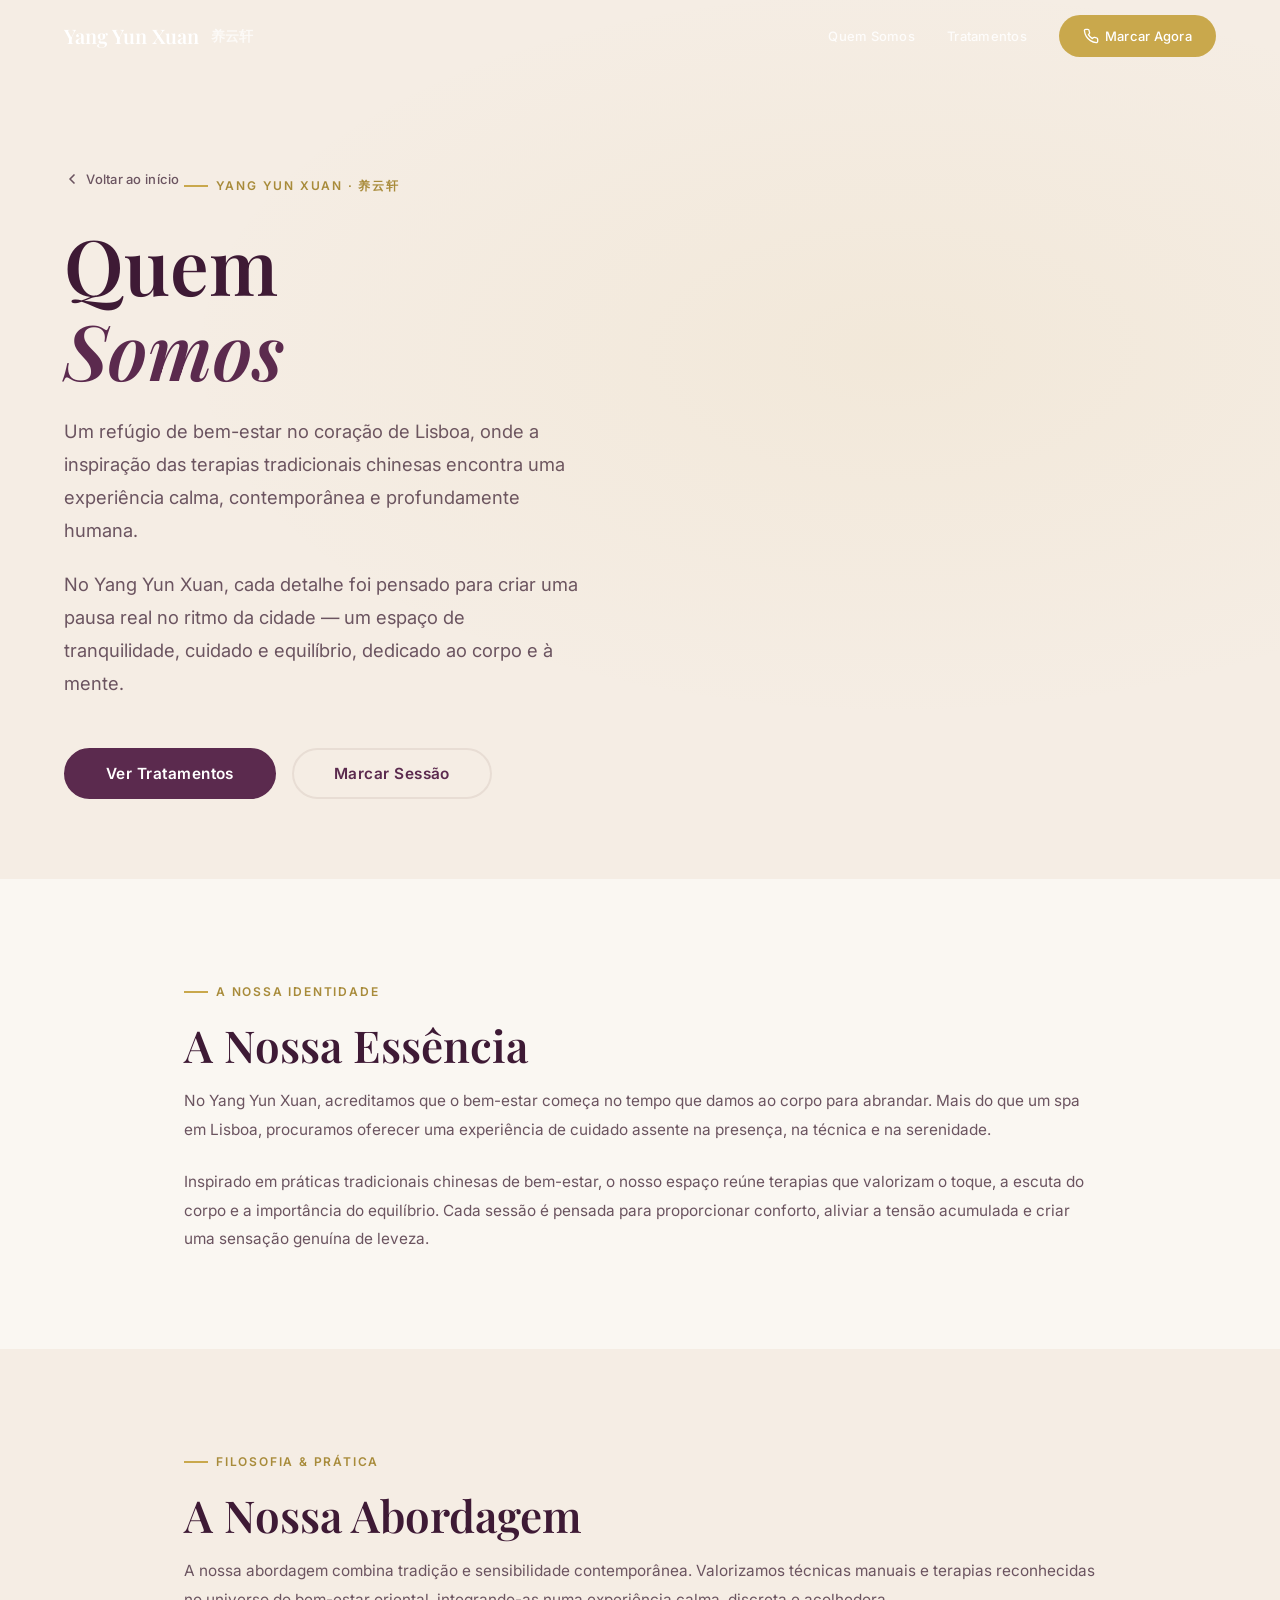
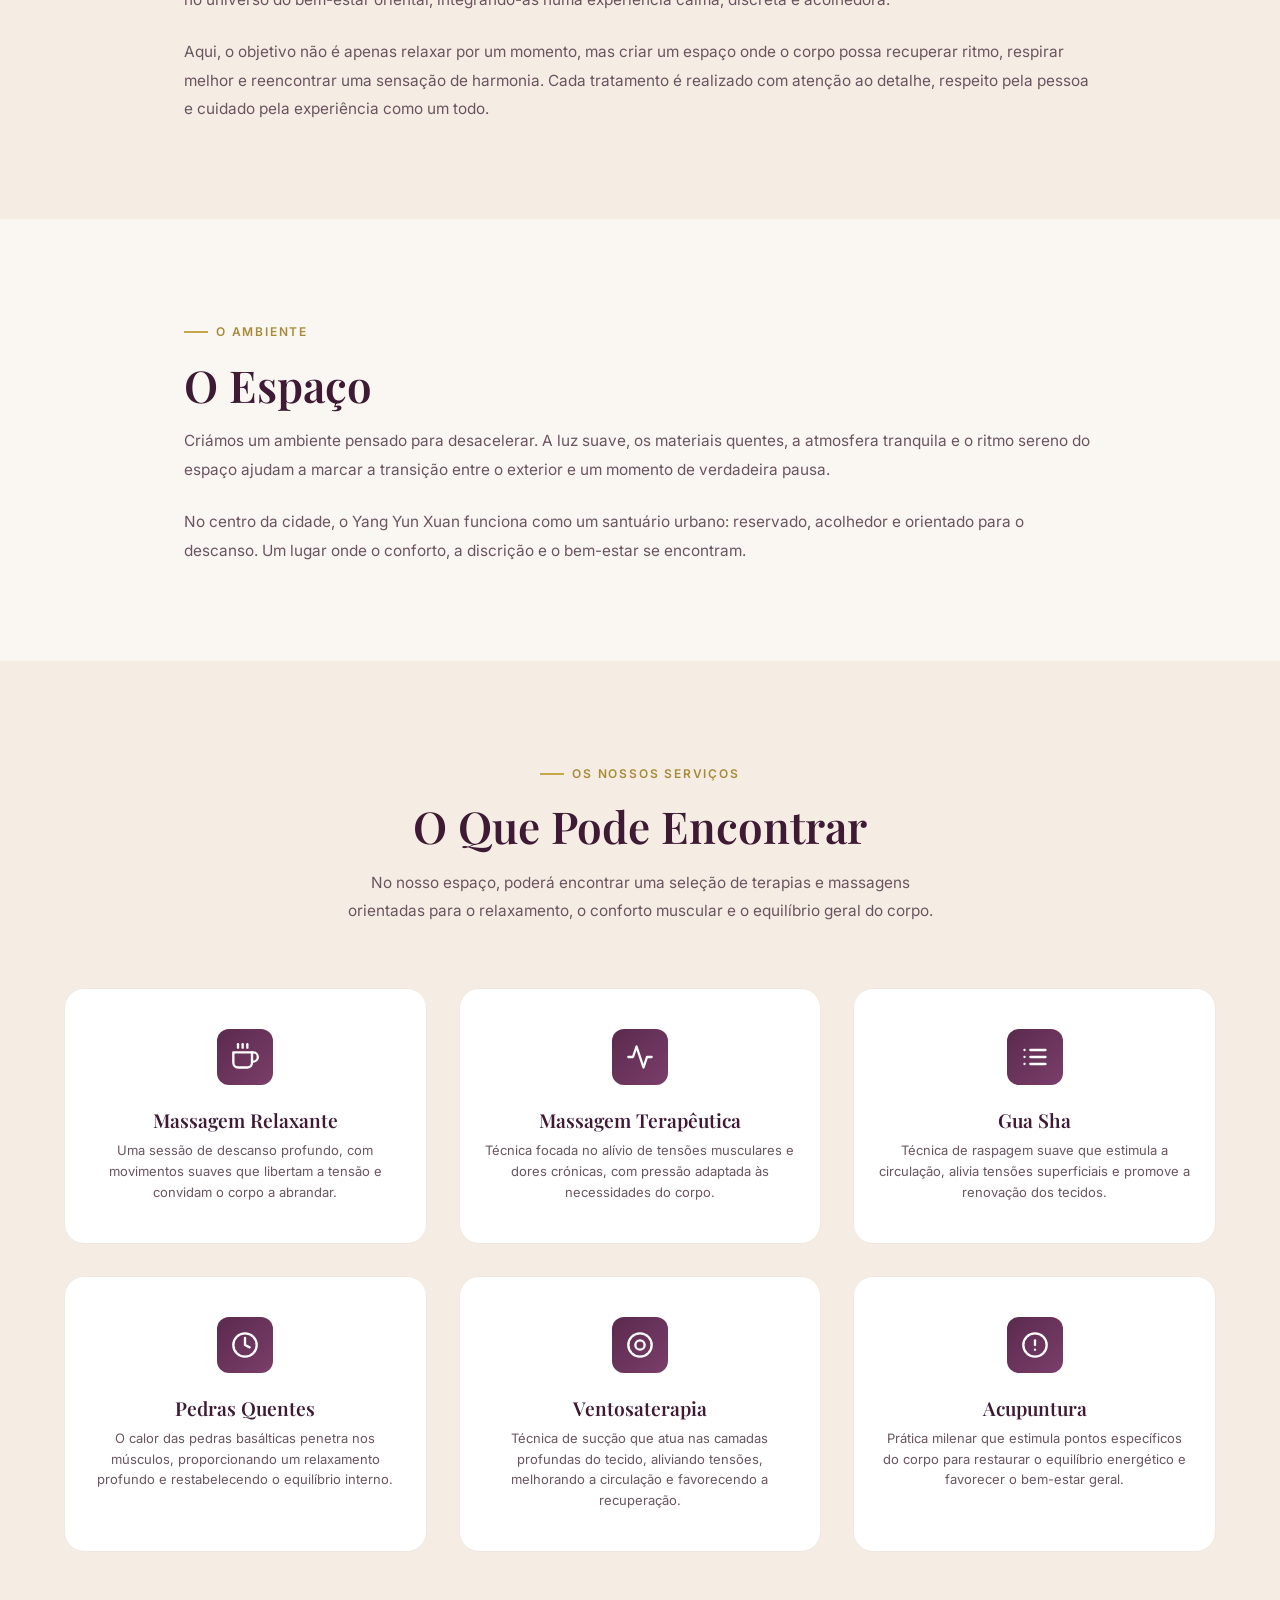
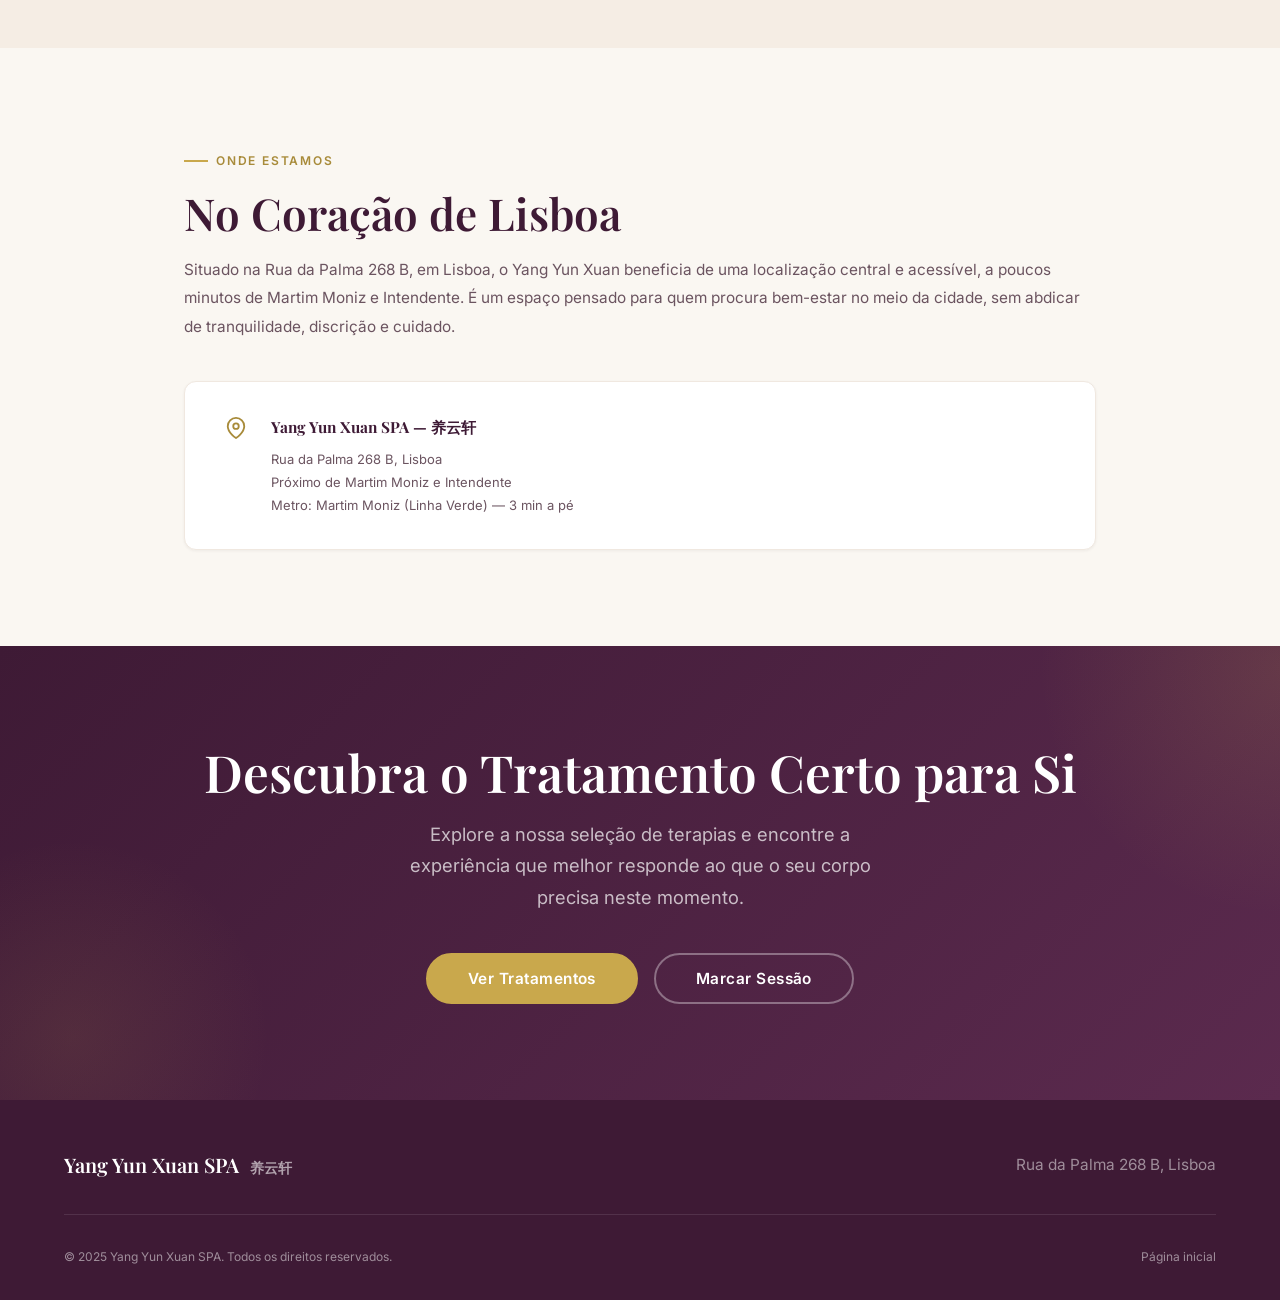
<file: quem-somos.html>
<!DOCTYPE html>
<html lang="pt-PT" class="no-js">
<head>
  <meta charset="UTF-8">
  <meta name="viewport" content="width=device-width, initial-scale=1.0">

  <!-- =====================================================
       SEO — edit: alterar title e description aqui
       ===================================================== -->
  <title>Quem Somos | Yang Yun Xuan Spa em Lisboa</title>
  <meta name="description" content="Conheça o Yang Yun Xuan, um spa chinês em Lisboa inspirado em terapias tradicionais chinesas, com massagens, gua sha, pedras quentes e uma experiência de bem-estar no coração da cidade.">
  <meta name="keywords" content="spa chinês Lisboa, massagens em Lisboa, terapias tradicionais chinesas, bem-estar Lisboa, gua sha, pedras quentes, massagens terapêuticas">

  <meta property="og:title" content="Quem Somos | Yang Yun Xuan Spa em Lisboa">
  <meta property="og:description" content="Um refúgio de bem-estar no coração de Lisboa, onde a tradição oriental encontra uma experiência contemporânea e profundamente humana.">
  <meta property="og:type" content="website">
  <meta property="og:locale" content="pt_PT">

  <link rel="canonical" href="https://yangyunxuan.pt/quem-somos.html">
  <link rel="stylesheet" href="css/styles.css">
  <script>document.documentElement.classList.remove('no-js');</script>
</head>
<body>

  <div class="nav-overlay" id="navOverlay"></div>

  <!-- =====================================================
       NAVBAR — igual às restantes páginas internas
       ===================================================== -->
  <nav class="navbar scrolled" id="navbar" role="navigation" aria-label="Navegação principal">
    <div class="container">
      <a href="index.html" class="nav-brand" aria-label="Yang Yun Xuan SPA — Página inicial">Yang Yun Xuan <span class="nav-brand-cn">养云轩</span></a>
      <button class="nav-toggle" id="navToggle" aria-label="Abrir menu" aria-expanded="false">
        <span></span><span></span><span></span>
      </button>
      <div class="nav-links" id="navLinks">
        <a href="quem-somos.html" aria-current="page">Quem Somos</a>
        <a href="tratamentos.html">Tratamentos</a>
        <a href="booking.html" class="nav-cta" data-event="cta_book_click">
          <svg xmlns="http://www.w3.org/2000/svg" width="16" height="16" viewBox="0 0 24 24" fill="none" stroke="currentColor" stroke-width="2" stroke-linecap="round" stroke-linejoin="round"><path d="M22 16.92v3a2 2 0 0 1-2.18 2 19.79 19.79 0 0 1-8.63-3.07 19.5 19.5 0 0 1-6-6 19.79 19.79 0 0 1-3.07-8.67A2 2 0 0 1 4.11 2h3a2 2 0 0 1 2 1.72c.127.96.361 1.903.7 2.81a2 2 0 0 1-.45 2.11L8.09 9.91a16 16 0 0 0 6 6l1.27-1.27a2 2 0 0 1 2.11-.45c.907.339 1.85.573 2.81.7A2 2 0 0 1 22 16.92z"/></svg>
          Marcar Agora
        </a>
      </div>
    </div>
  </nav>

  <!-- =====================================================
       1. HERO
       edit: título, subtítulo e texto introdutório abaixo
       ===================================================== -->
  <section class="treat-hero" aria-label="Quem Somos">
    <div class="container">

      <a href="index.html" class="treat-back">
        <svg width="16" height="16" viewBox="0 0 24 24" fill="none" stroke="currentColor" stroke-width="2.5" stroke-linecap="round" stroke-linejoin="round" aria-hidden="true"><polyline points="15 18 9 12 15 6"/></svg>
        Voltar ao início
      </a>

      <!-- edit: label acima do título -->
      <span class="section-label">Yang Yun Xuan · 养云轩</span>

      <!-- edit: título principal H1 -->
      <h1 class="treat-hero-title">Quem<br><em>Somos</em></h1>

      <!-- edit: subtítulo (frase de posicionamento) -->
      <p class="treat-hero-sub">Um refúgio de bem-estar no coração de Lisboa, onde a inspiração das terapias tradicionais chinesas encontra uma experiência calma, contemporânea e profundamente humana.</p>

      <!-- edit: texto introdutório curto -->
      <p class="treat-hero-sub" style="margin-top: 1.25rem;">No Yang Yun Xuan, cada detalhe foi pensado para criar uma pausa real no ritmo da cidade — um espaço de tranquilidade, cuidado e equilíbrio, dedicado ao corpo e à mente.</p>

      <!-- edit: botões CTA (links e textos) -->
      <div class="qs-hero-actions">
        <a href="tratamentos.html" class="btn btn--dark btn--lg">Ver Tratamentos</a>
        <a href="booking.html" class="btn btn--outline btn--lg" data-event="cta_book_click">Marcar Sessão</a>
      </div>

    </div>
  </section>

  <!-- =====================================================
       2. A NOSSA ESSÊNCIA
       edit: texto dos dois parágrafos abaixo
       ===================================================== -->
  <section class="section" id="essencia" aria-label="A Nossa Essência">
    <div class="container container--sm">

      <!-- edit: label da secção -->
      <span class="section-label fade-in">A Nossa Identidade</span>

      <!-- edit: título da secção -->
      <h2 class="section-title fade-in">A Nossa Essência</h2>

      <!-- edit: corpo de texto — dois parágrafos -->
      <div class="qs-prose fade-in">
        <p>No Yang Yun Xuan, acreditamos que o bem-estar começa no tempo que damos ao corpo para abrandar. Mais do que um spa em Lisboa, procuramos oferecer uma experiência de cuidado assente na presença, na técnica e na serenidade.</p>
        <p>Inspirado em práticas tradicionais chinesas de bem-estar, o nosso espaço reúne terapias que valorizam o toque, a escuta do corpo e a importância do equilíbrio. Cada sessão é pensada para proporcionar conforto, aliviar a tensão acumulada e criar uma sensação genuína de leveza.</p>
      </div>

    </div>
  </section>

  <!-- =====================================================
       3. A NOSSA ABORDAGEM
       edit: texto dos dois parágrafos abaixo
       ===================================================== -->
  <section class="section section--warm" id="abordagem" aria-label="A Nossa Abordagem">
    <div class="container container--sm">

      <!-- edit: label da secção -->
      <span class="section-label fade-in">Filosofia &amp; Prática</span>

      <!-- edit: título da secção -->
      <h2 class="section-title fade-in">A Nossa Abordagem</h2>

      <!-- edit: corpo de texto — dois parágrafos -->
      <div class="qs-prose fade-in">
        <p>A nossa abordagem combina tradição e sensibilidade contemporânea. Valorizamos técnicas manuais e terapias reconhecidas no universo do bem-estar oriental, integrando-as numa experiência calma, discreta e acolhedora.</p>
        <p>Aqui, o objetivo não é apenas relaxar por um momento, mas criar um espaço onde o corpo possa recuperar ritmo, respirar melhor e reencontrar uma sensação de harmonia. Cada tratamento é realizado com atenção ao detalhe, respeito pela pessoa e cuidado pela experiência como um todo.</p>
      </div>

    </div>
  </section>

  <!-- =====================================================
       4. O ESPAÇO
       edit: texto dos dois parágrafos abaixo
       ===================================================== -->
  <section class="section" id="espaco" aria-label="O Espaço">
    <div class="container container--sm">

      <!-- edit: label da secção -->
      <span class="section-label fade-in">O Ambiente</span>

      <!-- edit: título da secção -->
      <h2 class="section-title fade-in">O Espaço</h2>

      <!-- edit: corpo de texto — dois parágrafos -->
      <div class="qs-prose fade-in">
        <p>Criámos um ambiente pensado para desacelerar. A luz suave, os materiais quentes, a atmosfera tranquila e o ritmo sereno do espaço ajudam a marcar a transição entre o exterior e um momento de verdadeira pausa.</p>
        <p>No centro da cidade, o Yang Yun Xuan funciona como um santuário urbano: reservado, acolhedor e orientado para o descanso. Um lugar onde o conforto, a discrição e o bem-estar se encontram.</p>
      </div>

    </div>
  </section>

  <!-- =====================================================
       5. O QUE PODE ENCONTRAR
       edit: título, subtítulo e cada cartão de serviço abaixo
       Para adicionar/remover serviços: duplicar ou apagar um bloco .benefit-card
       ===================================================== -->
  <section class="section section--warm" id="servicos" aria-label="O Que Pode Encontrar">
    <div class="container text-center">

      <!-- edit: label da secção -->
      <span class="section-label fade-in">Os Nossos Serviços</span>

      <!-- edit: título da secção -->
      <h2 class="section-title fade-in">O Que Pode Encontrar</h2>

      <!-- edit: subtítulo da secção -->
      <p class="section-subtitle fade-in">No nosso espaço, poderá encontrar uma seleção de terapias e massagens orientadas para o relaxamento, o conforto muscular e o equilíbrio geral do corpo.</p>

      <div class="qs-services-grid stagger-children">

        <!-- edit: serviço 1 — Massagem Relaxante -->
        <div class="benefit-card fade-in">
          <div class="benefit-icon">
            <svg xmlns="http://www.w3.org/2000/svg" width="28" height="28" viewBox="0 0 24 24" fill="none" stroke="currentColor" stroke-width="2" stroke-linecap="round" stroke-linejoin="round" aria-hidden="true"><path d="M18 8h1a4 4 0 0 1 0 8h-1"/><path d="M2 8h16v9a4 4 0 0 1-4 4H6a4 4 0 0 1-4-4V8z"/><line x1="6" y1="1" x2="6" y2="4"/><line x1="10" y1="1" x2="10" y2="4"/><line x1="14" y1="1" x2="14" y2="4"/></svg>
          </div>
          <!-- edit: nome e descrição do serviço -->
          <h3>Massagem Relaxante</h3>
          <p>Uma sessão de descanso profundo, com movimentos suaves que libertam a tensão e convidam o corpo a abrandar.</p>
        </div>

        <!-- edit: serviço 2 — Massagem Terapêutica -->
        <div class="benefit-card fade-in">
          <div class="benefit-icon">
            <svg xmlns="http://www.w3.org/2000/svg" width="28" height="28" viewBox="0 0 24 24" fill="none" stroke="currentColor" stroke-width="2" stroke-linecap="round" stroke-linejoin="round" aria-hidden="true"><polyline points="22 12 18 12 15 21 9 3 6 12 2 12"/></svg>
          </div>
          <!-- edit: nome e descrição do serviço -->
          <h3>Massagem Terapêutica</h3>
          <p>Técnica focada no alívio de tensões musculares e dores crónicas, com pressão adaptada às necessidades do corpo.</p>
        </div>

        <!-- edit: serviço 3 — Gua Sha -->
        <div class="benefit-card fade-in">
          <div class="benefit-icon">
            <svg xmlns="http://www.w3.org/2000/svg" width="28" height="28" viewBox="0 0 24 24" fill="none" stroke="currentColor" stroke-width="2" stroke-linecap="round" stroke-linejoin="round" aria-hidden="true"><line x1="8" y1="6" x2="21" y2="6"/><line x1="8" y1="12" x2="21" y2="12"/><line x1="8" y1="18" x2="21" y2="18"/><line x1="3" y1="6" x2="3.01" y2="6"/><line x1="3" y1="12" x2="3.01" y2="12"/><line x1="3" y1="18" x2="3.01" y2="18"/></svg>
          </div>
          <!-- edit: nome e descrição do serviço -->
          <h3>Gua Sha</h3>
          <p>Técnica de raspagem suave que estimula a circulação, alivia tensões superficiais e promove a renovação dos tecidos.</p>
        </div>

        <!-- edit: serviço 4 — Pedras Quentes -->
        <div class="benefit-card fade-in">
          <div class="benefit-icon">
            <svg xmlns="http://www.w3.org/2000/svg" width="28" height="28" viewBox="0 0 24 24" fill="none" stroke="currentColor" stroke-width="2" stroke-linecap="round" stroke-linejoin="round" aria-hidden="true"><path d="M12 2C6.48 2 2 6.48 2 12s4.48 10 10 10 10-4.48 10-10S17.52 2 12 2z"/><path d="M12 6v6l4 2"/></svg>
          </div>
          <!-- edit: nome e descrição do serviço -->
          <h3>Pedras Quentes</h3>
          <p>O calor das pedras basálticas penetra nos músculos, proporcionando um relaxamento profundo e restabelecendo o equilíbrio interno.</p>
        </div>

        <!-- edit: serviço 5 — Ventosaterapia -->
        <div class="benefit-card fade-in">
          <div class="benefit-icon">
            <svg xmlns="http://www.w3.org/2000/svg" width="28" height="28" viewBox="0 0 24 24" fill="none" stroke="currentColor" stroke-width="2" stroke-linecap="round" stroke-linejoin="round" aria-hidden="true"><circle cx="12" cy="12" r="10"/><circle cx="12" cy="12" r="4"/></svg>
          </div>
          <!-- edit: nome e descrição do serviço -->
          <h3>Ventosaterapia</h3>
          <p>Técnica de sucção que atua nas camadas profundas do tecido, aliviando tensões, melhorando a circulação e favorecendo a recuperação.</p>
        </div>

        <!-- edit: serviço 6 — Acupuntura -->
        <div class="benefit-card fade-in">
          <div class="benefit-icon">
            <svg xmlns="http://www.w3.org/2000/svg" width="28" height="28" viewBox="0 0 24 24" fill="none" stroke="currentColor" stroke-width="2" stroke-linecap="round" stroke-linejoin="round" aria-hidden="true"><circle cx="12" cy="12" r="10"/><line x1="12" y1="8" x2="12" y2="12"/><line x1="12" y1="16" x2="12.01" y2="16"/></svg>
          </div>
          <!-- edit: nome e descrição do serviço -->
          <h3>Acupuntura</h3>
          <p>Prática milenar que estimula pontos específicos do corpo para restaurar o equilíbrio energético e favorecer o bem-estar geral.</p>
        </div>

      </div>
    </div>
  </section>

  <!-- =====================================================
       6. NO CORAÇÃO DE LISBOA
       edit: texto do parágrafo e detalhes da morada abaixo
       ===================================================== -->
  <section class="section" id="localizacao" aria-label="No Coração de Lisboa">
    <div class="container container--sm">

      <!-- edit: label da secção -->
      <span class="section-label fade-in">Onde Estamos</span>

      <!-- edit: título da secção -->
      <h2 class="section-title fade-in">No Coração de Lisboa</h2>

      <!-- edit: parágrafo de localização -->
      <div class="qs-prose fade-in">
        <p>Situado na Rua da Palma 268 B, em Lisboa, o Yang Yun Xuan beneficia de uma localização central e acessível, a poucos minutos de Martim Moniz e Intendente. É um espaço pensado para quem procura bem-estar no meio da cidade, sem abdicar de tranquilidade, discrição e cuidado.</p>
      </div>

      <!-- edit: morada, zona e transportes -->
      <div class="qs-location-card fade-in">
        <svg xmlns="http://www.w3.org/2000/svg" width="22" height="22" viewBox="0 0 24 24" fill="none" stroke="currentColor" stroke-width="2" stroke-linecap="round" stroke-linejoin="round" aria-hidden="true"><path d="M21 10c0 7-9 13-9 13s-9-6-9-13a9 9 0 0 1 18 0z"/><circle cx="12" cy="10" r="3"/></svg>
        <div class="qs-location-card-body">
          <strong>Yang Yun Xuan SPA — 养云轩</strong>
          <span>Rua da Palma 268 B, Lisboa</span>
          <span>Próximo de Martim Moniz e Intendente</span>
          <span>Metro: Martim Moniz (Linha Verde) — 3 min a pé</span>
        </div>
      </div>

    </div>
  </section>

  <!-- =====================================================
       7. CTA FINAL
       edit: título, texto e botão abaixo
       ===================================================== -->
  <section class="final-cta" aria-label="Ver Tratamentos">
    <div class="container fade-in">

      <!-- edit: título do CTA final -->
      <h2>Descubra o Tratamento Certo para Si</h2>

      <!-- edit: texto do CTA final -->
      <p>Explore a nossa seleção de terapias e encontre a experiência que melhor responde ao que o seu corpo precisa neste momento.</p>

      <!-- edit: botões (links e textos) -->
      <div class="final-cta-actions">
        <a href="tratamentos.html" class="btn btn--primary btn--lg">Ver Tratamentos</a>
        <a href="booking.html" class="btn btn--secondary btn--lg" data-event="cta_book_click">Marcar Sessão</a>
      </div>

    </div>
  </section>

  <!-- FOOTER -->
  <footer class="footer">
    <div class="container">
      <div class="footer-top">
        <div class="footer-brand">Yang Yun Xuan SPA <span class="footer-brand-cn">养云轩</span></div>
        <span>Rua da Palma 268 B, Lisboa</span>
      </div>
      <div class="footer-bottom">
        <span>&copy; 2025 Yang Yun Xuan SPA. Todos os direitos reservados.</span>
        <a href="index.html">Página inicial</a>
      </div>
    </div>
  </footer>

  <script src="js/app.js"></script>

</body>
</html>
</file>
<file: css/styles.css>
/* ============================================================
   YANG YUN XUAN SPA — Design System & Styles
   Palette: warm marble + deep plum + subtle gold
   Typography: Playfair Display (headings) + Inter (body)
   Spacing: 8px system
   ============================================================ */

@import url('https://fonts.googleapis.com/css2?family=Inter:wght@300;400;500;600;700&family=Playfair+Display:ital,wght@0,400;0,500;0,600;0,700;1,400;1,500&display=swap');

/* ---------- Design Tokens ---------- */
:root {
  /* Colors */
  --color-bg:           #FAF7F2;
  --color-bg-warm:      #F5EDE4;
  --color-bg-card:      #FFFAF6;
  --color-primary:      #5B2A4E;
  --color-primary-light:#7A3E6A;
  --color-primary-dark: #3E1A35;
  --color-accent:       #C9A84C;
  --color-accent-light: #D4BA6E;
  --color-accent-dark:  #A88B3A;
  --color-text:         #2C1A24;
  --color-text-muted:   #6B5460;
  --color-text-light:   #8A7580;
  --color-border:       #E8DDD4;
  --color-border-light: #F0E8E0;
  --color-white:        #FFFFFF;
  --color-overlay:      rgba(44, 26, 36, 0.85);
  --color-overlay-light:rgba(44, 26, 36, 0.55);
  --color-success:      #4A7C59;
  --color-whatsapp:     #25D366;

  /* Typography */
  --font-heading: 'Playfair Display', 'Georgia', 'Times New Roman', serif;
  --font-body:    'Inter', 'Segoe UI', 'Helvetica Neue', Arial, sans-serif;

  /* Font Sizes (clamp for fluid) */
  --fs-hero:   clamp(2.5rem, 5vw, 4.5rem);
  --fs-h1:     clamp(2rem, 4vw, 3.5rem);
  --fs-h2:     clamp(1.75rem, 3.5vw, 2.75rem);
  --fs-h3:     clamp(1.25rem, 2vw, 1.5rem);
  --fs-h4:     clamp(1.1rem, 1.5vw, 1.25rem);
  --fs-body:   clamp(0.95rem, 1.2vw, 1.0625rem);
  --fs-small:  clamp(0.8125rem, 1vw, 0.875rem);
  --fs-label:  0.75rem;

  /* Spacing (8px system) */
  --sp-1: 0.5rem;   /* 8px */
  --sp-2: 1rem;     /* 16px */
  --sp-3: 1.5rem;   /* 24px */
  --sp-4: 2rem;     /* 32px */
  --sp-5: 2.5rem;   /* 40px */
  --sp-6: 3rem;     /* 48px */
  --sp-8: 4rem;     /* 64px */
  --sp-10: 5rem;    /* 80px */
  --sp-12: 6rem;    /* 96px */
  --sp-16: 8rem;    /* 128px */

  /* Radius */
  --radius-sm:  6px;
  --radius-md:  12px;
  --radius-lg:  20px;
  --radius-xl:  32px;
  --radius-full: 9999px;

  /* Shadows */
  --shadow-sm:   0 1px 3px rgba(44, 26, 36, 0.06);
  --shadow-md:   0 4px 12px rgba(44, 26, 36, 0.08);
  --shadow-lg:   0 8px 30px rgba(44, 26, 36, 0.10);
  --shadow-xl:   0 16px 50px rgba(44, 26, 36, 0.14);
  --shadow-gold: 0 4px 20px rgba(201, 168, 76, 0.20);

  /* Transitions */
  --ease-smooth: cubic-bezier(0.25, 0.46, 0.45, 0.94);
  --ease-out:    cubic-bezier(0.0, 0.0, 0.2, 1);
  --duration-fast:   150ms;
  --duration-normal: 250ms;
  --duration-slow:   400ms;
  --duration-reveal: 600ms;

  /* Layout */
  --max-width:     1200px;
  --max-width-sm:  960px;
  --max-width-xs:  720px;
  --nav-height:    72px;
}

/* ---------- Reset ---------- */
*,
*::before,
*::after {
  margin: 0;
  padding: 0;
  box-sizing: border-box;
}

html {
  scroll-behavior: smooth;
  -webkit-text-size-adjust: 100%;
  font-size: 16px;
}

body {
  font-family: var(--font-body);
  font-size: var(--fs-body);
  font-weight: 400;
  line-height: 1.7;
  color: var(--color-text);
  background-color: var(--color-bg);
  overflow-x: hidden;
  -webkit-font-smoothing: antialiased;
  -moz-osx-font-smoothing: grayscale;
}

img, video, canvas {
  display: block;
  max-width: 100%;
  height: auto;
}

a {
  color: var(--color-primary);
  text-decoration: none;
  transition: color var(--duration-fast) var(--ease-smooth);
}

a:hover {
  color: var(--color-accent);
}

button {
  font-family: var(--font-body);
  cursor: pointer;
  border: none;
  background: none;
}

ul, ol {
  list-style: none;
}

h1, h2, h3, h4, h5, h6 {
  font-family: var(--font-heading);
  font-weight: 600;
  line-height: 1.2;
  color: var(--color-primary-dark);
}

/* ---------- Utility ---------- */
.container {
  width: 100%;
  max-width: var(--max-width);
  margin: 0 auto;
  padding: 0 var(--sp-3);
}

.container--sm {
  max-width: var(--max-width-sm);
}

.container--xs {
  max-width: var(--max-width-xs);
}

.sr-only {
  position: absolute;
  width: 1px;
  height: 1px;
  padding: 0;
  margin: -1px;
  overflow: hidden;
  clip: rect(0, 0, 0, 0);
  white-space: nowrap;
  border: 0;
}

.section-label {
  display: inline-flex;
  align-items: center;
  gap: var(--sp-1);
  font-family: var(--font-body);
  font-size: var(--fs-label);
  font-weight: 600;
  letter-spacing: 0.15em;
  text-transform: uppercase;
  color: var(--color-accent-dark);
  margin-bottom: var(--sp-2);
}

.section-label::before {
  content: '';
  display: block;
  width: 24px;
  height: 2px;
  background: var(--color-accent);
}

.section-title {
  font-size: var(--fs-h2);
  margin-bottom: var(--sp-2);
  color: var(--color-primary-dark);
}

.section-subtitle {
  font-size: var(--fs-body);
  color: var(--color-text-muted);
  max-width: 600px;
  margin: 0 auto var(--sp-8);
  line-height: 1.8;
}

.text-center { text-align: center; }

/* ============================================================
   NAVIGATION
   ============================================================ */
.navbar {
  position: fixed;
  top: 0;
  left: 0;
  right: 0;
  z-index: 1000;
  height: var(--nav-height);
  display: flex;
  align-items: center;
  background: rgba(250, 247, 242, 0.0);
  backdrop-filter: blur(0px);
  -webkit-backdrop-filter: blur(0px);
  transition: background var(--duration-slow) var(--ease-smooth),
              backdrop-filter var(--duration-slow) var(--ease-smooth),
              box-shadow var(--duration-slow) var(--ease-smooth);
}

.navbar.scrolled {
  background: rgba(250, 247, 242, 0.92);
  backdrop-filter: blur(16px);
  -webkit-backdrop-filter: blur(16px);
  box-shadow: 0 1px 12px rgba(44, 26, 36, 0.06);
}

.navbar .container {
  display: flex;
  align-items: center;
  justify-content: space-between;
}

.nav-brand {
  display: flex;
  align-items: center;
  gap: var(--sp-1);
  font-family: var(--font-heading);
  font-size: 1.25rem;
  font-weight: 600;
  color: var(--color-white);
  transition: color var(--duration-normal) var(--ease-smooth);
  text-decoration: none;
}

.navbar.scrolled .nav-brand {
  color: var(--color-primary-dark);
}

.nav-brand-cn {
  font-size: 0.85rem;
  opacity: 0.7;
  margin-left: 4px;
}

.nav-links {
  display: flex;
  align-items: center;
  gap: var(--sp-4);
}

.nav-links a {
  font-size: var(--fs-small);
  font-weight: 500;
  color: rgba(255, 255, 255, 0.85);
  letter-spacing: 0.02em;
  transition: color var(--duration-fast) var(--ease-smooth);
  position: relative;
}

.navbar.scrolled .nav-links a {
  color: var(--color-text-muted);
}

.nav-links a:hover {
  color: var(--color-accent);
}

.nav-links a::after {
  content: '';
  position: absolute;
  bottom: -4px;
  left: 0;
  width: 0;
  height: 2px;
  background: var(--color-accent);
  transition: width var(--duration-normal) var(--ease-smooth);
}

.nav-links a:hover::after {
  width: 100%;
}

.nav-cta {
  display: inline-flex;
  align-items: center;
  gap: 6px;
  padding: 10px 24px;
  background: var(--color-accent);
  color: var(--color-white) !important;
  font-weight: 600;
  font-size: var(--fs-small);
  border-radius: var(--radius-full);
  letter-spacing: 0.02em;
  transition: background var(--duration-fast) var(--ease-smooth),
              transform var(--duration-fast) var(--ease-smooth),
              box-shadow var(--duration-fast) var(--ease-smooth);
}

.nav-cta:hover {
  background: var(--color-accent-dark);
  transform: translateY(-1px);
  box-shadow: var(--shadow-gold);
  color: var(--color-white) !important;
}

.nav-cta::after {
  display: none !important;
}

/* Mobile menu */
.nav-toggle {
  display: none;
  flex-direction: column;
  gap: 5px;
  padding: 8px;
  cursor: pointer;
}

.nav-toggle span {
  display: block;
  width: 24px;
  height: 2px;
  background: var(--color-white);
  transition: transform var(--duration-normal) var(--ease-smooth),
              opacity var(--duration-normal) var(--ease-smooth);
}

.navbar.scrolled .nav-toggle span {
  background: var(--color-primary-dark);
}

.nav-toggle.active span:nth-child(1) {
  transform: rotate(45deg) translate(5px, 5px);
}

.nav-toggle.active span:nth-child(2) {
  opacity: 0;
}

.nav-toggle.active span:nth-child(3) {
  transform: rotate(-45deg) translate(5px, -5px);
}

/* ============================================================
   REVEAL / CANVAS SECTION
   ============================================================ */
.reveal-section {
  position: relative;
  width: 100%;
  height: 500vh; /* Scroll distance for scrubbing */
  background: #1a0f14;
}

.reveal-canvas-wrap {
  position: sticky;
  top: 0;
  width: 100%;
  height: 100vh;
  display: flex;
  align-items: center;
  justify-content: center;
  overflow: hidden;
}

.reveal-canvas-wrap canvas {
  width: 100%;
  height: 100%;
  object-fit: cover;
}

/* Hero overlay content — appears at end of animation */
.hero-content {
  position: absolute;
  top: 0;
  left: 0;
  width: 100%;
  height: 100%;
  display: flex;
  flex-direction: column;
  align-items: center;
  justify-content: center;
  text-align: center;
  padding: var(--sp-3);
  opacity: 0;
  transition: opacity var(--duration-reveal) var(--ease-smooth);
  pointer-events: none;
  z-index: 10;
}

.hero-content.visible {
  opacity: 1;
  pointer-events: auto;
}

.hero-content::before {
  content: '';
  position: absolute;
  inset: 0;
  background: linear-gradient(
    180deg,
    rgba(44, 26, 36, 0.3) 0%,
    rgba(44, 26, 36, 0.6) 50%,
    rgba(44, 26, 36, 0.8) 100%
  );
  z-index: -1;
}

.hero-eyebrow {
  font-family: var(--font-body);
  font-size: var(--fs-label);
  font-weight: 600;
  letter-spacing: 0.25em;
  text-transform: uppercase;
  color: var(--color-accent);
  margin-bottom: var(--sp-3);
  opacity: 0;
  transform: translateY(20px);
  animation: heroFadeUp 0.8s var(--ease-out) 0.2s forwards;
}

.hero-title {
  font-family: var(--font-heading);
  font-size: var(--fs-hero);
  font-weight: 700;
  color: var(--color-white);
  line-height: 1.1;
  margin-bottom: var(--sp-3);
  max-width: 800px;
  opacity: 0;
  transform: translateY(30px);
  animation: heroFadeUp 0.8s var(--ease-out) 0.4s forwards;
}

.hero-title em {
  font-style: italic;
  color: var(--color-accent-light);
}

.hero-subtitle {
  font-size: clamp(1rem, 1.5vw, 1.2rem);
  color: rgba(255, 255, 255, 0.8);
  max-width: 560px;
  margin-bottom: var(--sp-5);
  line-height: 1.7;
  opacity: 0;
  transform: translateY(20px);
  animation: heroFadeUp 0.8s var(--ease-out) 0.6s forwards;
}

.hero-actions {
  display: flex;
  gap: var(--sp-2);
  flex-wrap: wrap;
  justify-content: center;
  opacity: 0;
  transform: translateY(20px);
  animation: heroFadeUp 0.8s var(--ease-out) 0.8s forwards;
}

@keyframes heroFadeUp {
  to {
    opacity: 1;
    transform: translateY(0);
  }
}

/* Skip animation button */
.skip-btn {
  position: fixed;
  bottom: var(--sp-4);
  right: var(--sp-4);
  z-index: 100;
  display: inline-flex;
  align-items: center;
  gap: 6px;
  padding: 10px 20px;
  background: rgba(44, 26, 36, 0.6);
  backdrop-filter: blur(8px);
  -webkit-backdrop-filter: blur(8px);
  color: rgba(255, 255, 255, 0.8);
  font-size: var(--fs-small);
  font-weight: 500;
  border-radius: var(--radius-full);
  border: 1px solid rgba(255, 255, 255, 0.15);
  cursor: pointer;
  transition: background var(--duration-fast) var(--ease-smooth),
              opacity var(--duration-normal) var(--ease-smooth);
}

.skip-btn:hover {
  background: rgba(44, 26, 36, 0.85);
  color: var(--color-white);
}

.skip-btn.hidden {
  opacity: 0;
  pointer-events: none;
}

.skip-btn svg {
  width: 16px;
  height: 16px;
}

/* ============================================================
   BUTTONS (shared)
   ============================================================ */
.btn {
  display: inline-flex;
  align-items: center;
  justify-content: center;
  gap: 8px;
  padding: 14px 32px;
  font-family: var(--font-body);
  font-size: var(--fs-small);
  font-weight: 600;
  letter-spacing: 0.03em;
  border-radius: var(--radius-full);
  cursor: pointer;
  transition: all var(--duration-normal) var(--ease-smooth);
  text-decoration: none;
  line-height: 1;
}

.btn svg {
  width: 18px;
  height: 18px;
  flex-shrink: 0;
}

.btn--primary {
  background: var(--color-accent);
  color: var(--color-white);
  border: 2px solid var(--color-accent);
}

.btn--primary:hover {
  background: var(--color-accent-dark);
  border-color: var(--color-accent-dark);
  transform: translateY(-2px);
  box-shadow: var(--shadow-gold);
  color: var(--color-white);
}

.btn--secondary {
  background: transparent;
  color: var(--color-white);
  border: 2px solid rgba(255, 255, 255, 0.35);
}

.btn--secondary:hover {
  background: rgba(255, 255, 255, 0.1);
  border-color: rgba(255, 255, 255, 0.6);
  color: var(--color-white);
}

.btn--outline {
  background: transparent;
  color: var(--color-primary);
  border: 2px solid var(--color-border);
}

.btn--outline:hover {
  border-color: var(--color-primary);
  background: var(--color-primary);
  color: var(--color-white);
  transform: translateY(-2px);
  box-shadow: var(--shadow-md);
}

.btn--whatsapp {
  background: var(--color-whatsapp);
  color: var(--color-white);
  border: 2px solid var(--color-whatsapp);
}

.btn--whatsapp:hover {
  background: #20b858;
  border-color: #20b858;
  transform: translateY(-2px);
  box-shadow: 0 4px 20px rgba(37, 211, 102, 0.3);
  color: var(--color-white);
}

.btn--dark {
  background: var(--color-primary);
  color: var(--color-white);
  border: 2px solid var(--color-primary);
}

.btn--dark:hover {
  background: var(--color-primary-dark);
  border-color: var(--color-primary-dark);
  transform: translateY(-2px);
  box-shadow: var(--shadow-lg);
  color: var(--color-white);
}

.btn--lg {
  padding: 16px 40px;
  font-size: var(--fs-body);
}

.btn--sm {
  padding: 10px 22px;
  font-size: var(--fs-small);
}

/* ============================================================
   SECTIONS (shared)
   ============================================================ */
.section {
  padding: var(--sp-12) 0;
}

.section--warm {
  background: var(--color-bg-warm);
}

.section--dark {
  background: var(--color-primary-dark);
  color: var(--color-white);
}

.section--dark .section-label {
  color: var(--color-accent-light);
}

.section--dark .section-title {
  color: var(--color-white);
}

.section--dark .section-subtitle {
  color: rgba(255, 255, 255, 0.65);
}

/* Fade-in on scroll */
.fade-in {
  opacity: 0;
  transform: translateY(32px);
  transition: opacity 0.7s var(--ease-out), transform 0.7s var(--ease-out);
}

.fade-in.visible {
  opacity: 1;
  transform: translateY(0);
}

/* Stagger children */
.stagger-children .fade-in:nth-child(1) { transition-delay: 0ms; }
.stagger-children .fade-in:nth-child(2) { transition-delay: 100ms; }
.stagger-children .fade-in:nth-child(3) { transition-delay: 200ms; }
.stagger-children .fade-in:nth-child(4) { transition-delay: 300ms; }
.stagger-children .fade-in:nth-child(5) { transition-delay: 400ms; }
.stagger-children .fade-in:nth-child(6) { transition-delay: 500ms; }

/* ============================================================
   BENEFITS
   ============================================================ */
.benefits-grid {
  display: grid;
  grid-template-columns: repeat(4, 1fr);
  gap: var(--sp-4);
}

.benefit-card {
  text-align: center;
  padding: var(--sp-5) var(--sp-3);
  background: var(--color-white);
  border-radius: var(--radius-lg);
  border: 1px solid var(--color-border-light);
  transition: transform var(--duration-normal) var(--ease-smooth),
              box-shadow var(--duration-normal) var(--ease-smooth);
}

.benefit-card:hover {
  transform: translateY(-4px);
  box-shadow: var(--shadow-lg);
}

.benefit-icon {
  width: 56px;
  height: 56px;
  display: flex;
  align-items: center;
  justify-content: center;
  margin: 0 auto var(--sp-3);
  background: linear-gradient(135deg, var(--color-primary), var(--color-primary-light));
  border-radius: var(--radius-md);
  color: var(--color-white);
}

.benefit-icon svg {
  width: 28px;
  height: 28px;
}

.benefit-card h3 {
  font-size: var(--fs-h4);
  margin-bottom: var(--sp-1);
}

.benefit-card p {
  font-size: var(--fs-small);
  color: var(--color-text-muted);
  line-height: 1.6;
}

/* ============================================================
   TREATMENTS
   ============================================================ */
.treatments-grid {
  display: grid;
  grid-template-columns: repeat(3, 1fr);
  gap: var(--sp-4);
}

.treatment-card {
  background: var(--color-white);
  border-radius: var(--radius-lg);
  border: 1px solid var(--color-border-light);
  overflow: hidden;
  transition: transform var(--duration-normal) var(--ease-smooth),
              box-shadow var(--duration-normal) var(--ease-smooth);
}

.treatment-card:hover {
  transform: translateY(-4px);
  box-shadow: var(--shadow-lg);
}

.treatment-img {
  width: 100%;
  height: 200px;
  object-fit: cover;
  background: var(--color-bg-warm);
}

.treatment-body {
  padding: var(--sp-3);
}

.treatment-header {
  display: flex;
  align-items: flex-start;
  justify-content: space-between;
  margin-bottom: var(--sp-2);
}

.treatment-body h3 {
  font-size: var(--fs-h3);
  margin-bottom: 4px;
}

.treatment-duration {
  display: inline-flex;
  align-items: center;
  gap: 4px;
  font-size: var(--fs-label);
  font-weight: 500;
  color: var(--color-accent-dark);
  background: rgba(201, 168, 76, 0.1);
  padding: 4px 10px;
  border-radius: var(--radius-full);
  white-space: nowrap;
}

.treatment-duration svg {
  width: 14px;
  height: 14px;
}

.treatment-body p {
  font-size: var(--fs-small);
  color: var(--color-text-muted);
  margin-bottom: var(--sp-2);
  line-height: 1.6;
}

.treatment-ideal {
  display: flex;
  align-items: center;
  gap: 6px;
  font-size: var(--fs-label);
  color: var(--color-success);
  font-weight: 500;
  margin-bottom: var(--sp-2);
}

.treatment-ideal svg {
  width: 16px;
  height: 16px;
  flex-shrink: 0;
}

/* Pressure selector */
.pressure-selector {
  margin-top: var(--sp-2);
  border-top: 1px solid var(--color-border-light);
  padding-top: var(--sp-2);
}

.pressure-label {
  font-size: var(--fs-label);
  font-weight: 600;
  text-transform: uppercase;
  letter-spacing: 0.1em;
  color: var(--color-text-muted);
  margin-bottom: var(--sp-1);
}

.pressure-options {
  display: flex;
  gap: 6px;
}

.pressure-btn {
  flex: 1;
  padding: 8px 12px;
  font-size: var(--fs-label);
  font-weight: 500;
  color: var(--color-text-muted);
  background: var(--color-bg);
  border: 1px solid var(--color-border);
  border-radius: var(--radius-sm);
  cursor: pointer;
  text-align: center;
  transition: all var(--duration-fast) var(--ease-smooth);
}

.pressure-btn:hover {
  border-color: var(--color-primary-light);
  color: var(--color-primary);
}

.pressure-btn.active {
  background: var(--color-primary);
  color: var(--color-white);
  border-color: var(--color-primary);
}

/* ============================================================
   PRICING
   ============================================================ */
.pricing-table-wrap {
  background: var(--color-white);
  border-radius: var(--radius-lg);
  overflow: hidden;
  border: 1px solid var(--color-border-light);
  box-shadow: var(--shadow-sm);
}

.pricing-note {
  padding: var(--sp-2) var(--sp-3);
  background: rgba(201, 168, 76, 0.08);
  font-size: var(--fs-small);
  color: var(--color-accent-dark);
  text-align: center;
  border-bottom: 1px solid var(--color-border-light);
  font-weight: 500;
}

.pricing-table {
  width: 100%;
  border-collapse: collapse;
}

.pricing-table thead th {
  padding: var(--sp-2) var(--sp-3);
  text-align: left;
  font-family: var(--font-body);
  font-size: var(--fs-label);
  font-weight: 600;
  text-transform: uppercase;
  letter-spacing: 0.1em;
  color: var(--color-text-muted);
  background: var(--color-bg);
  border-bottom: 2px solid var(--color-border);
}

.pricing-table tbody td {
  padding: var(--sp-2) var(--sp-3);
  border-bottom: 1px solid var(--color-border-light);
  font-size: var(--fs-body);
  vertical-align: middle;
}

.pricing-table tbody tr:last-child td {
  border-bottom: none;
}

.pricing-table tbody tr:hover {
  background: rgba(201, 168, 76, 0.03);
}

.pricing-treatment-name {
  font-weight: 600;
  color: var(--color-primary-dark);
}

.pricing-confirmar {
  display: inline-flex;
  align-items: center;
  gap: 4px;
  font-size: var(--fs-small);
  color: var(--color-accent-dark);
  background: rgba(201, 168, 76, 0.1);
  padding: 3px 10px;
  border-radius: var(--radius-full);
  font-weight: 500;
}

/* ============================================================
   TESTIMONIALS
   ============================================================ */
.testimonials-grid {
  display: grid;
  grid-template-columns: repeat(3, 1fr);
  gap: var(--sp-4);
}

.testimonial-card {
  background: var(--color-white);
  padding: var(--sp-4);
  border-radius: var(--radius-lg);
  border: 1px solid var(--color-border-light);
  position: relative;
  transition: transform var(--duration-normal) var(--ease-smooth),
              box-shadow var(--duration-normal) var(--ease-smooth);
}

.testimonial-card:hover {
  transform: translateY(-3px);
  box-shadow: var(--shadow-md);
}

.testimonial-quote-icon {
  width: 40px;
  height: 40px;
  color: var(--color-accent);
  opacity: 0.3;
  margin-bottom: var(--sp-2);
}

.testimonial-text {
  font-size: var(--fs-body);
  font-style: italic;
  color: var(--color-text);
  line-height: 1.7;
  margin-bottom: var(--sp-3);
}

.testimonial-stars {
  display: flex;
  gap: 2px;
  margin-bottom: var(--sp-1);
  color: var(--color-accent);
}

.testimonial-stars svg {
  width: 16px;
  height: 16px;
  fill: currentColor;
}

.testimonial-author {
  font-size: var(--fs-small);
  color: var(--color-text-muted);
  font-weight: 500;
}

/* ============================================================
   FAQ
   ============================================================ */
.faq-list {
  max-width: 800px;
  margin: 0 auto;
}

.faq-item {
  border-bottom: 1px solid var(--color-border-light);
}

.faq-question {
  display: flex;
  align-items: center;
  justify-content: space-between;
  width: 100%;
  padding: var(--sp-3) 0;
  background: none;
  border: none;
  cursor: pointer;
  text-align: left;
  font-family: var(--font-heading);
  font-size: var(--fs-h4);
  font-weight: 500;
  color: var(--color-primary-dark);
  transition: color var(--duration-fast) var(--ease-smooth);
}

.faq-question:hover {
  color: var(--color-accent-dark);
}

.faq-question svg {
  width: 20px;
  height: 20px;
  flex-shrink: 0;
  transition: transform var(--duration-normal) var(--ease-smooth);
  color: var(--color-text-muted);
}

.faq-item.open .faq-question svg {
  transform: rotate(180deg);
  color: var(--color-accent);
}

.faq-answer {
  max-height: 0;
  overflow: hidden;
  transition: max-height var(--duration-slow) var(--ease-smooth),
              padding var(--duration-slow) var(--ease-smooth);
}

.faq-item.open .faq-answer {
  max-height: 300px;
  padding-bottom: var(--sp-3);
}

.faq-answer p {
  font-size: var(--fs-body);
  color: var(--color-text-muted);
  line-height: 1.7;
}

/* ============================================================
   LOCATION
   ============================================================ */
.location-grid {
  display: grid;
  grid-template-columns: 1fr 1fr;
  gap: var(--sp-6);
  align-items: start;
}

.location-map {
  width: 100%;
  height: 400px;
  border-radius: var(--radius-lg);
  overflow: hidden;
  border: 1px solid var(--color-border-light);
  background: var(--color-bg-warm);
}

.location-map iframe {
  width: 100%;
  height: 100%;
  border: 0;
}

.location-info h3 {
  font-size: var(--fs-h3);
  margin-bottom: var(--sp-3);
}

.location-detail {
  display: flex;
  align-items: flex-start;
  gap: var(--sp-2);
  margin-bottom: var(--sp-3);
}

.location-detail-icon {
  width: 40px;
  height: 40px;
  display: flex;
  align-items: center;
  justify-content: center;
  background: var(--color-bg-warm);
  border-radius: var(--radius-sm);
  color: var(--color-primary);
  flex-shrink: 0;
}

.location-detail-icon svg {
  width: 20px;
  height: 20px;
}

.location-detail strong {
  display: block;
  font-weight: 600;
  color: var(--color-primary-dark);
  margin-bottom: 2px;
}

.location-detail span,
.location-detail a {
  font-size: var(--fs-small);
  color: var(--color-text-muted);
}

.location-detail a:hover {
  color: var(--color-accent);
}

.location-transport {
  margin-top: var(--sp-4);
  padding: var(--sp-3);
  background: var(--color-bg-warm);
  border-radius: var(--radius-md);
}

.location-transport h4 {
  font-size: var(--fs-h4);
  margin-bottom: var(--sp-2);
}

.transport-item {
  display: flex;
  align-items: center;
  gap: var(--sp-1);
  margin-bottom: var(--sp-1);
  font-size: var(--fs-small);
  color: var(--color-text-muted);
}

.transport-item svg {
  width: 16px;
  height: 16px;
  color: var(--color-primary);
}

.location-ctas {
  display: flex;
  flex-direction: column;
  gap: var(--sp-2);
  margin-top: var(--sp-4);
}

/* ============================================================
   FINAL CTA
   ============================================================ */
.final-cta {
  text-align: center;
  padding: var(--sp-12) var(--sp-3);
  background: linear-gradient(135deg, var(--color-primary-dark) 0%, var(--color-primary) 100%);
  position: relative;
  overflow: hidden;
}

.final-cta::before {
  content: '';
  position: absolute;
  top: -50%;
  right: -20%;
  width: 500px;
  height: 500px;
  background: radial-gradient(circle, rgba(201, 168, 76, 0.15) 0%, transparent 70%);
  border-radius: 50%;
}

.final-cta::after {
  content: '';
  position: absolute;
  bottom: -30%;
  left: -10%;
  width: 400px;
  height: 400px;
  background: radial-gradient(circle, rgba(201, 168, 76, 0.1) 0%, transparent 70%);
  border-radius: 50%;
}

.final-cta .container {
  position: relative;
  z-index: 1;
}

.final-cta h2 {
  font-size: var(--fs-h1);
  color: var(--color-white);
  margin-bottom: var(--sp-2);
}

.final-cta p {
  font-size: clamp(1rem, 1.5vw, 1.15rem);
  color: rgba(255, 255, 255, 0.7);
  max-width: 500px;
  margin: 0 auto var(--sp-5);
  line-height: 1.7;
}

.final-cta-actions {
  display: flex;
  gap: var(--sp-2);
  justify-content: center;
  flex-wrap: wrap;
}

/* ============================================================
   FOOTER
   ============================================================ */
.footer {
  background: var(--color-primary-dark);
  padding: var(--sp-6) 0 var(--sp-4);
  color: rgba(255, 255, 255, 0.5);
}

.footer-top {
  display: flex;
  align-items: center;
  justify-content: space-between;
  padding-bottom: var(--sp-4);
  border-bottom: 1px solid rgba(255, 255, 255, 0.1);
  margin-bottom: var(--sp-4);
}

.footer-brand {
  font-family: var(--font-heading);
  font-size: 1.25rem;
  color: var(--color-white);
  font-weight: 600;
}

.footer-brand-cn {
  font-size: 0.85rem;
  opacity: 0.6;
  margin-left: 6px;
}

.footer-bottom {
  display: flex;
  align-items: center;
  justify-content: space-between;
  font-size: var(--fs-label);
}

.footer-bottom a {
  color: rgba(255, 255, 255, 0.5);
}

.footer-bottom a:hover {
  color: var(--color-accent);
}

/* ============================================================
   REDUCED MOTION
   ============================================================ */
@media (prefers-reduced-motion: reduce) {
  *,
  *::before,
  *::after {
    animation-duration: 0.01ms !important;
    animation-iteration-count: 1 !important;
    transition-duration: 0.01ms !important;
  }

  html {
    scroll-behavior: auto;
  }

  .fade-in {
    opacity: 1;
    transform: none;
  }

  .reveal-section {
    height: auto;
  }

  .hero-eyebrow,
  .hero-title,
  .hero-subtitle,
  .hero-actions {
    opacity: 1;
    transform: none;
    animation: none;
  }
}

/* ============================================================
   RESPONSIVE
   ============================================================ */

/* Tablet */
@media (max-width: 1024px) {
  .benefits-grid {
    grid-template-columns: repeat(2, 1fr);
  }

  .treatments-grid {
    grid-template-columns: repeat(2, 1fr);
  }

  .testimonials-grid {
    grid-template-columns: repeat(2, 1fr);
  }

  .location-grid {
    grid-template-columns: 1fr;
  }

  .location-map {
    height: 300px;
  }
}

/* Mobile */
@media (max-width: 768px) {
  :root {
    --nav-height: 60px;
  }

  .nav-links {
    position: fixed;
    top: 0;
    right: -100%;
    width: 80%;
    max-width: 320px;
    height: 100vh;
    flex-direction: column;
    align-items: flex-start;
    gap: 0;
    padding: calc(var(--nav-height) + var(--sp-4)) var(--sp-4) var(--sp-4);
    background: var(--color-white);
    box-shadow: -4px 0 30px rgba(0,0,0,0.15);
    transition: right var(--duration-slow) var(--ease-smooth);
    z-index: 999;
  }

  .nav-links.open {
    right: 0;
  }

  .nav-links a {
    color: var(--color-text) !important;
    padding: var(--sp-2) 0;
    font-size: var(--fs-body);
    border-bottom: 1px solid var(--color-border-light);
    width: 100%;
  }

  .nav-links .nav-cta {
    margin-top: var(--sp-2);
    width: 100%;
    justify-content: center;
    border-bottom: none;
    color: var(--color-white) !important;
  }

  .nav-toggle {
    display: flex;
    z-index: 1001;
  }

  .nav-overlay {
    position: fixed;
    inset: 0;
    background: rgba(0,0,0,0.4);
    z-index: 998;
    opacity: 0;
    pointer-events: none;
    transition: opacity var(--duration-normal) var(--ease-smooth);
  }

  .nav-overlay.active {
    opacity: 1;
    pointer-events: auto;
  }

  .section {
    padding: var(--sp-8) 0;
  }

  .benefits-grid {
    grid-template-columns: 1fr;
    gap: var(--sp-3);
  }

  .treatments-grid {
    grid-template-columns: 1fr;
  }

  .testimonials-grid {
    grid-template-columns: 1fr;
  }

  .pricing-table thead th:nth-child(3),
  .pricing-table tbody td:nth-child(3) {
    display: none;
  }

  .hero-actions {
    flex-direction: column;
    width: 100%;
    max-width: 320px;
  }

  .hero-actions .btn {
    width: 100%;
  }

  .final-cta-actions {
    flex-direction: column;
    align-items: center;
  }

  .footer-top,
  .footer-bottom {
    flex-direction: column;
    text-align: center;
    gap: var(--sp-2);
  }
}

/* Small mobile */
@media (max-width: 375px) {
  .container {
    padding: 0 var(--sp-2);
  }

  .benefit-card {
    padding: var(--sp-3) var(--sp-2);
  }
}

/* Large screens */
@media (min-width: 1440px) {
  :root {
    --max-width: 1320px;
  }
}

/* ============================================================
   FOCUS STATES
   ============================================================ */
:focus-visible {
  outline: 3px solid var(--color-accent);
  outline-offset: 3px;
}

button:focus-visible,
a:focus-visible {
  outline: 3px solid var(--color-accent);
  outline-offset: 3px;
  border-radius: 4px;
}

/* ============================================================
   STATIC HERO FALLBACK (for reduced motion / no-JS)
   ============================================================ */
.static-hero {
  display: none;
  width: 100%;
  height: 100vh;
  background: linear-gradient(135deg, var(--color-primary-dark) 0%, var(--color-primary) 60%);
  position: relative;
}

.static-hero .hero-content {
  opacity: 1;
  pointer-events: auto;
}

.static-hero .hero-eyebrow,
.static-hero .hero-title,
.static-hero .hero-subtitle,
.static-hero .hero-actions {
  opacity: 1;
  transform: none;
  animation: none;
}

/* Show static hero when reduced-motion or no-js */
@media (prefers-reduced-motion: reduce) {
  .reveal-section {
    display: none;
  }
  .static-hero {
    display: block;
  }
}

.no-js .reveal-section {
  display: none;
}

.no-js .static-hero {
  display: block;
}

/* ============================================================
   SCROLLBAR
   ============================================================ */
::-webkit-scrollbar {
  width: 8px;
}

::-webkit-scrollbar-track {
  background: var(--color-bg);
}

::-webkit-scrollbar-thumb {
  background: var(--color-border);
  border-radius: 4px;
}

::-webkit-scrollbar-thumb:hover {
  background: var(--color-text-light);
}

/* Selection */
::selection {
  background: var(--color-accent);
  color: var(--color-white);
}

/* ============================================================
   TREATMENTS CAROUSEL — Full-bleed hero + thumbnail strip
   Reference: como fazer.png
   All classes scoped to .tc-* to avoid conflicts
   ============================================================ */

/* ---- Section ---- */
.treatments-carousel-section {
  position: relative;
  height: 640px;
  overflow: hidden;
  background: #0e0610;
}

/* ---- Background layers (full-bleed, cross-fade) ----
   To add real images: add  background-image: url('../assets/images/NAME.jpg')
   on the matching .tc-bg--0N selector below.                                  */
.tc-bg {
  position: absolute;
  inset: 0;
  background-size: cover;
  background-position: center;
  opacity: 0;
  transition: opacity 1.1s cubic-bezier(0.4, 0, 0.2, 1);
  will-change: opacity;
}

.tc-bg.active { opacity: 1; }

/* Placeholder gradients */
/* Massagem Relaxante */
.tc-bg--01 {
  background:
    linear-gradient(to right, rgba(20,8,18,0.82) 0%, rgba(20,8,18,0.45) 55%, rgba(20,8,18,0.65) 100%),
    url('https://images.pexels.com/photos/3997993/pexels-photo-3997993.jpeg?auto=compress&cs=tinysrgb&w=1400') center/cover no-repeat;
}
/* Massagem Terapêutica */
.tc-bg--02 {
  background:
    linear-gradient(to right, rgba(16,10,22,0.82) 0%, rgba(16,10,22,0.45) 55%, rgba(16,10,22,0.65) 100%),
    url('https://images.pexels.com/photos/5473186/pexels-photo-5473186.jpeg?auto=compress&cs=tinysrgb&w=1400') center/cover no-repeat;
}
/* Reflexologia */
.tc-bg--03 {
  background:
    linear-gradient(to right, rgba(10,16,22,0.82) 0%, rgba(10,16,22,0.45) 55%, rgba(10,16,22,0.65) 100%),
    url('https://images.pexels.com/photos/6628700/pexels-photo-6628700.jpeg?auto=compress&cs=tinysrgb&w=1400') center/cover no-repeat;
}
/* Tui Na */
.tc-bg--04 {
  background:
    linear-gradient(to right, rgba(20,10,14,0.82) 0%, rgba(20,10,14,0.45) 55%, rgba(20,10,14,0.65) 100%),
    url('https://images.pexels.com/photos/5794024/pexels-photo-5794024.jpeg?auto=compress&cs=tinysrgb&w=1400') center/cover no-repeat;
}
/* Pedras Quentes */
.tc-bg--05 {
  background:
    linear-gradient(to right, rgba(10,18,16,0.82) 0%, rgba(10,18,16,0.45) 55%, rgba(10,18,16,0.65) 100%),
    url('https://images.pexels.com/photos/6560266/pexels-photo-6560266.jpeg?auto=compress&cs=tinysrgb&w=1400') center/cover no-repeat;
}
/* Gua Sha */
.tc-bg--06 {
  background:
    linear-gradient(to right, rgba(20,16,8,0.82) 0%, rgba(20,16,8,0.45) 55%, rgba(20,16,8,0.65) 100%),
    url('https://images.pexels.com/photos/3865570/pexels-photo-3865570.jpeg?auto=compress&cs=tinysrgb&w=1400') center/cover no-repeat;
}

/* ---- Cinematic gradient overlay ---- */
.tc-overlay {
  position: absolute;
  inset: 0;
  z-index: 1;
  background:
    linear-gradient(to right,
      rgba(6,2,4,0.88) 0%,
      rgba(6,2,4,0.58) 45%,
      rgba(6,2,4,0.16) 75%,
      rgba(6,2,4,0.06) 100%),
    linear-gradient(to top,
      rgba(6,2,4,0.65) 0%,
      transparent 55%);
}

/* ---- Top bar ---- */
.tc-topbar {
  position: absolute;
  top: var(--sp-5);
  left: var(--sp-8);
  right: var(--sp-6);
  z-index: 3;
  display: flex;
  align-items: center;
  justify-content: space-between;
}

.tc-topbar-label {
  font-family: var(--font-body);
  font-size: 0.62rem;
  font-weight: 700;
  letter-spacing: 0.22em;
  text-transform: uppercase;
  color: var(--color-accent);
  display: flex;
  align-items: center;
  gap: 10px;
}

.tc-topbar-label::before {
  content: '';
  display: block;
  width: 22px;
  height: 1.5px;
  background: var(--color-accent);
  flex-shrink: 0;
}

.tc-topbar-counter {
  font-family: var(--font-body);
  font-size: 0.62rem;
  font-weight: 600;
  letter-spacing: 0.14em;
  color: rgba(255,255,255,0.35);
}

/* ---- Main info block (bottom-left) ---- */
.tc-info {
  position: absolute;
  bottom: var(--sp-8);
  left: var(--sp-8);
  z-index: 3;
  max-width: 460px;
}

/* Children start invisible; JS animates them in on each card change */
.tc-info-cat,
.tc-info-title,
.tc-info-desc,
.tc-info-meta,
.tc-actions {
  opacity: 0;
  transform: translateY(16px);
}

.tc-info-cat {
  display: block;
  font-family: var(--font-body);
  font-size: 0.6rem;
  font-weight: 700;
  letter-spacing: 0.2em;
  text-transform: uppercase;
  color: var(--color-accent);
  margin-bottom: var(--sp-1);
}

.tc-info-title {
  font-family: var(--font-heading);
  font-size: clamp(2.6rem, 4.2vw, 3.8rem);
  font-weight: 700;
  color: var(--color-white);
  line-height: 0.98;
  letter-spacing: -0.02em;
  margin-bottom: var(--sp-3);
}

.tc-info-desc {
  font-size: 0.82rem;
  line-height: 1.65;
  color: rgba(255,255,255,0.62);
  margin-bottom: var(--sp-3);
  max-width: 380px;
}

.tc-info-meta {
  display: flex;
  gap: var(--sp-3);
  margin-bottom: var(--sp-4);
  flex-wrap: wrap;
}

.tc-meta-item {
  display: inline-flex;
  align-items: center;
  gap: 5px;
  font-family: var(--font-body);
  font-size: 0.68rem;
  font-weight: 500;
  color: rgba(255,255,255,0.42);
  letter-spacing: 0.02em;
}

.tc-meta-item svg { opacity: 0.55; flex-shrink: 0; }
.tc-meta-int      { color: rgba(201,168,76,0.72); }

/* Actions row (CTA + detail link + arrows) */
.tc-actions {
  display: flex;
  align-items: center;
  flex-wrap: wrap;
  gap: var(--sp-2) var(--sp-3);
}

/* ---- CTA button ---- */
.tc-cta {
  display: inline-flex;
  align-items: center;
  gap: 10px;
  padding: 13px 28px;
  font-family: var(--font-body);
  font-size: 0.8rem;
  font-weight: 600;
  letter-spacing: 0.03em;
  background: var(--color-accent);
  color: var(--color-primary-dark);
  border-radius: var(--radius-full);
  text-decoration: none;
  transition:
    background  var(--duration-normal) var(--ease-smooth),
    box-shadow  var(--duration-normal) var(--ease-smooth),
    transform   var(--duration-fast)   var(--ease-smooth);
}

.tc-cta:hover {
  background: var(--color-accent-light);
  box-shadow: 0 6px 28px rgba(201,168,76,0.38);
  transform: translateY(-2px);
  color: var(--color-primary-dark);
}

.tc-cta:focus-visible {
  outline: 2px solid var(--color-white);
  outline-offset: 3px;
}

.tc-detail-link {
  display: inline-flex;
  align-items: center;
  font-size: 0.8rem;
  font-weight: 500;
  letter-spacing: 0.04em;
  color: rgba(255,255,255,0.5);
  text-decoration: none;
  border-bottom: 1px solid rgba(255,255,255,0.2);
  padding-bottom: 1px;
  transition: color var(--duration-fast), border-color var(--duration-fast);
}

.tc-detail-link:hover {
  color: rgba(255,255,255,0.85);
  border-color: rgba(255,255,255,0.5);
}

/* ---- Navigation arrows ---- */
.tc-controls { display: flex; gap: 8px; }

.tc-prev, .tc-next {
  width: 40px;
  height: 40px;
  display: flex;
  align-items: center;
  justify-content: center;
  background: rgba(255,255,255,0.07);
  border: 1px solid rgba(255,255,255,0.12);
  border-radius: 50%;
  color: rgba(255,255,255,0.55);
  cursor: pointer;
  transition:
    background    var(--duration-normal) var(--ease-smooth),
    border-color  var(--duration-normal) var(--ease-smooth),
    color         var(--duration-normal) var(--ease-smooth),
    transform     var(--duration-fast)   var(--ease-smooth);
}

.tc-prev:hover, .tc-next:hover {
  background: rgba(201,168,76,0.14);
  border-color: rgba(201,168,76,0.45);
  color: var(--color-accent);
}

.tc-prev:active, .tc-next:active  { transform: scale(0.93); }
.tc-prev:focus-visible,
.tc-next:focus-visible {
  outline: 2px solid var(--color-accent);
  outline-offset: 3px;
}

/* ---- Thumbnail strip (right side, vertically centred) ---- */
.tc-thumbs {
  position: absolute;
  right: var(--sp-6);
  top: 50%;
  transform: translateY(-50%);
  z-index: 3;
  display: flex;
  flex-direction: column;
  gap: 14px;
}

/* Individual thumbnail */
.tc-thumb {
  position: relative;
  width: 195px;
  height: 136px;
  border-radius: var(--radius-md);
  overflow: hidden;
  cursor: pointer;
  opacity: 0.72;
  transition:
    opacity    var(--duration-normal) var(--ease-smooth),
    transform  var(--duration-normal) var(--ease-smooth),
    box-shadow var(--duration-normal) var(--ease-smooth);
}

.tc-thumb:hover {
  opacity: 1;
  transform: translateX(-6px);
  box-shadow: var(--shadow-xl);
}

.tc-thumb:focus-visible {
  outline: 2px solid var(--color-accent);
  outline-offset: 3px;
  opacity: 1;
}

.tc-thumb__bg {
  position: absolute;
  inset: 0;
  background-size: cover;
  background-position: center;
  transition: transform 0.6s var(--ease-smooth);
}

.tc-thumb:hover .tc-thumb__bg { transform: scale(1.06); }

.tc-thumb__overlay {
  position: absolute;
  inset: 0;
  background: linear-gradient(165deg, rgba(6,2,4,0.1) 0%, rgba(6,2,4,0.62) 100%);
  transition: opacity var(--duration-normal) var(--ease-smooth);
}

.tc-thumb:hover .tc-thumb__overlay { opacity: 0.72; }

.tc-thumb__content {
  position: absolute;
  inset: 0;
  padding: 10px 12px;
  display: flex;
  flex-direction: column;
  justify-content: space-between;
}

.tc-thumb__num {
  font-family: var(--font-body);
  font-size: 0.58rem;
  font-weight: 700;
  letter-spacing: 0.12em;
  color: rgba(255,255,255,0.35);
}

.tc-thumb__title {
  font-family: var(--font-heading);
  font-size: 0.82rem;
  font-weight: 600;
  color: var(--color-white);
  line-height: 1.15;
  margin: 0;
}

/* Gold left border revealed on hover */
.tc-thumb::before {
  content: '';
  position: absolute;
  left: 0;
  top: 15%;
  bottom: 15%;
  width: 2px;
  background: var(--color-accent);
  transform: scaleY(0);
  transform-origin: bottom;
  transition: transform 0.3s var(--ease-smooth);
  z-index: 2;
}

.tc-thumb:hover::before { transform: scaleY(1); }

/* ---- Responsive ---- */
@media (max-width: 1100px) {
  .tc-info   { left: var(--sp-6); max-width: 400px; }
  .tc-thumb  { width: 168px; height: 118px; }
  .tc-thumbs { right: var(--sp-4); }
}

/* Tablet: move thumbs to a bottom horizontal row */
@media (max-width: 900px) {
  .treatments-carousel-section { height: 560px; }

  .tc-info   { left: var(--sp-4); bottom: var(--sp-5); max-width: calc(100% - 32px); }
  .tc-info-desc { display: none; }

  .tc-thumbs {
    top: auto; bottom: var(--sp-3);
    right: 50%; transform: translateX(50%);
    flex-direction: row; gap: 10px;
  }

  .tc-thumb {
    width: 138px; height: 96px; opacity: 0.8;
  }

  .tc-thumb:hover { transform: translateY(-4px); }

  .tc-thumb::before {
    top: 0; left: 10%; right: 10%; bottom: auto;
    width: auto; height: 2px;
    transform: scaleX(0); transform-origin: left;
  }
  .tc-thumb:hover::before { transform: scaleX(1); }

  .tc-overlay {
    background:
      linear-gradient(to right, rgba(6,2,4,0.92) 0%, rgba(6,2,4,0.5) 70%, rgba(6,2,4,0.2) 100%),
      linear-gradient(to top,   rgba(6,2,4,0.88) 0%, rgba(6,2,4,0.15) 55%);
  }
}

@media (max-width: 640px) {
  .treatments-carousel-section { height: 580px; }

  .tc-topbar { left: var(--sp-3); top: var(--sp-3); }

  .tc-info {
    left: var(--sp-3); right: var(--sp-3);
    bottom: 152px; max-width: 100%;
  }

  .tc-info-title { font-size: clamp(1.9rem, 7vw, 2.6rem); }

  .tc-thumb { width: 106px; height: 76px; }
  .tc-thumb__title { font-size: 0.7rem; }

  .tc-overlay {
    background: linear-gradient(to top,
      rgba(6,2,4,0.94) 0%, rgba(6,2,4,0.45) 55%, rgba(6,2,4,0.18) 100%);
  }
}

/* ---- Reduced motion ---- */
@media (prefers-reduced-motion: reduce) {
  .tc-bg { transition: none; }

  .tc-info-cat,
  .tc-info-title,
  .tc-info-desc,
  .tc-info-meta,
  .tc-actions {
    opacity: 1 !important;
    transform: none !important;
    transition: none !important;
  }
}

/* ============================================================
   SCROLLBAR
   ============================================================ */
::-webkit-scrollbar {
  width: 8px;
}

::-webkit-scrollbar-track {
  background: var(--color-bg);
}

::-webkit-scrollbar-thumb {
  background: var(--color-border);
  border-radius: 4px;
}

::-webkit-scrollbar-thumb:hover {
  background: var(--color-text-light);
}

/* Selection */
::selection {
  background: var(--color-accent);
  color: var(--color-white);
}

/* ============================================================
   TREATMENTS CAROUSEL — Animated Card Opening
   All classes scoped to .tc-* to avoid conflicts with other cards
   ============================================================ */

/* ---- Section ---- */
.treatments-carousel-section {
  padding: var(--sp-12) 0;
  background: var(--color-primary-dark);
  overflow: hidden;
  position: relative;
}

/* Subtle radial glow behind the section header */
.treatments-carousel-section::before {
  content: '';
  position: absolute;
  top: 0;
  left: 50%;
  transform: translateX(-50%);
  width: 600px;
  height: 300px;
  background: radial-gradient(ellipse at top, rgba(201, 168, 76, 0.07) 0%, transparent 70%);
  pointer-events: none;
}

/* Header text on dark background */
.tc-section-label {
  color: var(--color-accent) !important;
}
.tc-section-label::before {
  background: var(--color-accent) !important;
}
.tc-section-title {
  color: var(--color-white) !important;
}
.tc-section-subtitle {
  color: rgba(255, 255, 255, 0.55) !important;
  margin-bottom: 0 !important;
}

/* ---- Outer flex wrapper (arrows + viewport) ---- */
.tc-outer {
  display: flex;
  align-items: center;
  margin-top: var(--sp-6);
}

/* ---- Arrow navigation ---- */
.tc-nav {
  flex-shrink: 0;
  width: 48px;
  height: 48px;
  display: flex;
  align-items: center;
  justify-content: center;
  background: rgba(255, 255, 255, 0.06);
  border: 1px solid rgba(255, 255, 255, 0.1);
  border-radius: 50%;
  color: rgba(255, 255, 255, 0.55);
  cursor: pointer;
  transition:
    background var(--duration-normal) var(--ease-smooth),
    border-color var(--duration-normal) var(--ease-smooth),
    color var(--duration-normal) var(--ease-smooth),
    transform var(--duration-fast) var(--ease-smooth);
  margin: 0 var(--sp-2);
  z-index: 2;
}

.tc-nav:hover {
  background: rgba(201, 168, 76, 0.12);
  border-color: rgba(201, 168, 76, 0.5);
  color: var(--color-accent);
}

.tc-nav:active {
  transform: scale(0.94);
}

.tc-nav:focus-visible {
  outline: 2px solid var(--color-accent);
  outline-offset: 3px;
}

/* ---- Viewport (clips the track) ---- */
.tc-viewport {
  flex: 1;
  overflow: hidden;
  padding: var(--sp-4) 0;
}

/* ---- Sliding track ---- */
.tc-track {
  display: flex;
  gap: 16px;
  will-change: transform;
  transition: transform 0.75s cubic-bezier(0.25, 0.46, 0.45, 0.94);
  user-select: none;
  -webkit-user-select: none;
}

.tc-track.tc-no-transition {
  transition: none !important;
}

/* ---- Card shell ---- */
.tc-card {
  --tc-inactive-w: 150px;
  --tc-active-w:   500px;
  --tc-h:          520px;

  position: relative;
  flex: 0 0 var(--tc-inactive-w);
  width: var(--tc-inactive-w);
  height: var(--tc-h);
  border-radius: var(--radius-lg);
  overflow: hidden;
  cursor: pointer;
  outline: none;
  transition:
    flex-basis 0.75s cubic-bezier(0.25, 0.46, 0.45, 0.94),
    width     0.75s cubic-bezier(0.25, 0.46, 0.45, 0.94),
    box-shadow 0.45s var(--ease-smooth);
}

.tc-card:focus-visible {
  box-shadow: 0 0 0 3px var(--color-accent), 0 0 0 5px rgba(201, 168, 76, 0.2);
}

.tc-card.active {
  flex-basis: var(--tc-active-w);
  width: var(--tc-active-w);
  box-shadow: var(--shadow-xl), 0 0 80px rgba(201, 168, 76, 0.06);
}

/* ---- Card background (image placeholder) ---- */
/* To add a real image: replace the .tc-card__bg--0N div with
   <img src="assets/images/[name].jpg" alt="..." loading="lazy">
   inside the .tc-card__bg wrapper                              */
.tc-card__bg {
  position: absolute;
  inset: 0;
  overflow: hidden;
}

.tc-card__bg img {
  width: 100%;
  height: 100%;
  object-fit: cover;
  display: block;
  transition: transform 0.8s var(--ease-smooth);
}

.tc-card.active .tc-card__bg img,
.tc-card:hover .tc-card__bg img {
  transform: scale(1.05);
}

/* Placeholder gradients — each card has its own warm/dark tone */
.tc-card__bg--01 { background: linear-gradient(155deg, #4A2840 0%, #1A0D18 100%); }
.tc-card__bg--02 { background: linear-gradient(155deg, #382C40 0%, #14101C 100%); }
.tc-card__bg--03 { background: linear-gradient(155deg, #263040 0%, #0E1320 100%); }
.tc-card__bg--04 { background: linear-gradient(155deg, #3C2630 0%, #1C0E16 100%); }
.tc-card__bg--05 { background: linear-gradient(155deg, #243630 0%, #0C1614 100%); }
.tc-card__bg--06 { background: linear-gradient(155deg, #382E1E 0%, #18130A 100%); }

/* Gold hairline at card bottom — only visible when active */
.tc-card__bg::after {
  content: '';
  position: absolute;
  bottom: 0;
  left: 15%;
  right: 15%;
  height: 1px;
  background: linear-gradient(90deg, transparent, rgba(201, 168, 76, 0.55), transparent);
  opacity: 0;
  transform: scaleX(0.4);
  transition:
    opacity 0.5s var(--ease-smooth) 0.2s,
    transform 0.6s var(--ease-smooth) 0.2s;
  z-index: 1;
}

.tc-card.active .tc-card__bg::after {
  opacity: 1;
  transform: scaleX(1);
}

/* ---- Dark gradient overlay ---- */
.tc-card__overlay {
  position: absolute;
  inset: 0;
  z-index: 1;
  background: linear-gradient(
    170deg,
    rgba(8, 3, 6, 0.18) 0%,
    rgba(8, 3, 6, 0.5)  45%,
    rgba(8, 3, 6, 0.9)  100%
  );
  transition: opacity 0.5s var(--ease-smooth);
}

/* Inactive hover: slightly lighter */
.tc-card:not(.active):hover .tc-card__overlay {
  opacity: 0.85;
}

/* ---- Content layer ---- */
.tc-card__content {
  position: absolute;
  inset: 0;
  z-index: 2;
  display: flex;
  flex-direction: column;
  justify-content: flex-end;
  padding: var(--sp-3) var(--sp-3) var(--sp-4);
}

/* ---- Index number (always visible) ---- */
.tc-card__num {
  position: absolute;
  top: var(--sp-3);
  left: var(--sp-3);
  font-family: var(--font-body);
  font-size: 0.6rem;
  font-weight: 700;
  letter-spacing: 0.14em;
  color: rgba(255, 255, 255, 0.22);
  transition: color 0.4s var(--ease-smooth);
  line-height: 1;
}

.tc-card.active .tc-card__num {
  color: var(--color-accent);
  opacity: 0.85;
}

/* ---- Category label (slides in on activation) ---- */
.tc-card__label {
  display: block;
  font-family: var(--font-body);
  font-size: 0.58rem;
  font-weight: 700;
  letter-spacing: 0.18em;
  text-transform: uppercase;
  color: var(--color-accent);
  margin-bottom: 6px;
  opacity: 0;
  transform: translateY(10px);
  transition:
    opacity  0.45s var(--ease-out) 0.12s,
    transform 0.45s var(--ease-out) 0.12s;
}

.tc-card.active .tc-card__label {
  opacity: 1;
  transform: translateY(0);
}

/* ---- Title: naturally revealed as card width expands ---- */
/* The title is always visible; .tc-card__title-wrap clips it.
   As the card opens, more of the title becomes visible —
   this IS the card-opening reveal effect.                    */
.tc-card__title-wrap {
  overflow: hidden;
  margin-bottom: 0;
}

.tc-card__title {
  font-family: var(--font-heading);
  font-size: 1.2rem;
  font-weight: 600;
  color: var(--color-white);
  white-space: nowrap;  /* keeps title on one line for the reveal */
  line-height: 1.2;
  transform: translateY(4px);
  transition:
    font-size 0.75s cubic-bezier(0.25, 0.46, 0.45, 0.94),
    transform  0.5s var(--ease-out);
  will-change: transform, font-size;
}

.tc-card__title em {
  font-style: italic;
  color: var(--color-accent-light);
}

.tc-card.active .tc-card__title {
  font-size: 1.5rem;
  transform: translateY(0);
}

/* ---- Body: collapsed → expanded using CSS grid trick ---- */
/* This approach gives a smooth height animation without
   the "ease distortion" of max-height hacks.              */
.tc-card__body {
  display: grid;
  grid-template-rows: 0fr;
  opacity: 0;
  transition:
    grid-template-rows 0.65s cubic-bezier(0.25, 0.46, 0.45, 0.94) 0.08s,
    opacity             0.4s  var(--ease-out) 0.12s;
}

.tc-card.active .tc-card__body {
  grid-template-rows: 1fr;
  opacity: 1;
}

/* Required single child for the 0fr → 1fr trick */
.tc-card__body-inner {
  overflow: hidden;
  padding-top: var(--sp-2);
}

/* ---- Description with masked reveal ---- */
.tc-card__desc-wrap {
  overflow: hidden;
  margin-bottom: var(--sp-2);
}

.tc-card__desc {
  font-family: var(--font-body);
  font-size: 0.8rem;
  line-height: 1.65;
  color: rgba(255, 255, 255, 0.68);
  transform: translateY(18px);
  opacity: 0;
  transition:
    transform 0.55s var(--ease-out) 0.28s,
    opacity   0.55s var(--ease-out) 0.28s;
}

.tc-card.active .tc-card__desc {
  transform: translateY(0);
  opacity: 1;
}

/* ---- Meta row (duration + intensity) ---- */
.tc-card__meta {
  display: flex;
  flex-wrap: wrap;
  gap: 10px var(--sp-2);
  margin-bottom: var(--sp-2);
  transform: translateY(14px);
  opacity: 0;
  transition:
    transform 0.5s var(--ease-out) 0.38s,
    opacity   0.5s var(--ease-out) 0.38s;
}

.tc-card.active .tc-card__meta {
  transform: translateY(0);
  opacity: 1;
}

.tc-card__meta-item {
  display: inline-flex;
  align-items: center;
  gap: 5px;
  font-family: var(--font-body);
  font-size: 0.68rem;
  font-weight: 500;
  color: rgba(255, 255, 255, 0.45);
  letter-spacing: 0.02em;
}

.tc-card__meta-item svg {
  flex-shrink: 0;
  opacity: 0.55;
}

.tc-card__intensity {
  color: rgba(201, 168, 76, 0.7);
}

.tc-card__intensity svg {
  opacity: 0.7;
}

/* ---- Benefits pills ---- */
.tc-card__benefits {
  display: flex;
  flex-wrap: wrap;
  gap: 6px;
  margin-bottom: var(--sp-3);
  transform: translateY(12px);
  opacity: 0;
  transition:
    transform 0.5s var(--ease-out) 0.48s,
    opacity   0.5s var(--ease-out) 0.48s;
}

.tc-card.active .tc-card__benefits {
  transform: translateY(0);
  opacity: 1;
}

.tc-card__benefits li {
  font-size: 0.62rem;
  font-weight: 600;
  letter-spacing: 0.06em;
  text-transform: uppercase;
  color: rgba(255, 255, 255, 0.5);
  background: rgba(255, 255, 255, 0.06);
  border: 1px solid rgba(255, 255, 255, 0.09);
  border-radius: var(--radius-full);
  padding: 4px 10px;
  transition:
    background var(--duration-fast) var(--ease-smooth),
    border-color var(--duration-fast) var(--ease-smooth),
    color var(--duration-fast) var(--ease-smooth);
}

.tc-card.active .tc-card__benefits li:hover {
  background: rgba(201, 168, 76, 0.1);
  border-color: rgba(201, 168, 76, 0.28);
  color: var(--color-accent-light);
}

/* ---- CTA button ---- */
.tc-card__cta {
  display: inline-flex;
  align-items: center;
  gap: 8px;
  padding: 10px 20px;
  font-family: var(--font-body);
  font-size: 0.72rem;
  font-weight: 600;
  letter-spacing: 0.04em;
  color: var(--color-accent-light);
  background: transparent;
  border: 1.5px solid rgba(201, 168, 76, 0.38);
  border-radius: var(--radius-full);
  text-decoration: none;
  cursor: pointer;
  align-self: flex-start;
  transform: translateY(10px);
  opacity: 0;
  transition:
    transform   0.5s var(--ease-out) 0.58s,
    opacity     0.5s var(--ease-out) 0.58s,
    background  var(--duration-normal) var(--ease-smooth),
    border-color var(--duration-normal) var(--ease-smooth),
    color        var(--duration-normal) var(--ease-smooth);
}

.tc-card.active .tc-card__cta {
  transform: translateY(0);
  opacity: 1;
}

.tc-card.active .tc-card__cta:hover {
  background: var(--color-accent);
  border-color: var(--color-accent);
  color: var(--color-primary-dark);
}

.tc-card.active .tc-card__cta:focus-visible {
  outline: 2px solid var(--color-accent);
  outline-offset: 3px;
}

/* ---- Dot indicators ---- */
.tc-dots {
  display: flex;
  justify-content: center;
  align-items: center;
  gap: 8px;
  margin-top: var(--sp-5);
}

.tc-dot {
  width: 6px;
  height: 6px;
  border-radius: 3px;
  background: rgba(255, 255, 255, 0.18);
  border: none;
  cursor: pointer;
  padding: 0;
  transition:
    width      0.38s var(--ease-smooth),
    background 0.38s var(--ease-smooth);
}

.tc-dot.active {
  width: 24px;
  background: var(--color-accent);
}

.tc-dot:hover:not(.active) {
  background: rgba(255, 255, 255, 0.35);
}

.tc-dot:focus-visible {
  outline: 2px solid var(--color-accent);
  outline-offset: 3px;
}

/* ---- Responsive ---- */
@media (max-width: 1099px) {
  .tc-card {
    --tc-inactive-w: 120px;
    --tc-active-w:   420px;
    --tc-h:          480px;
  }
}

@media (max-width: 767px) {
  .tc-card {
    --tc-inactive-w: 64px;
    --tc-active-w:   360px;
    --tc-h:          440px;
  }

  .tc-card__title      { font-size: 1.1rem; }
  .tc-card.active .tc-card__title { font-size: 1.3rem; }
  .tc-card__desc       { font-size: 0.76rem; }

  .tc-nav {
    width: 40px;
    height: 40px;
    margin: 0 var(--sp-1);
  }
}

@media (max-width: 479px) {
  .tc-card {
    --tc-inactive-w: 48px;
    --tc-active-w:   280px;
    --tc-h:          420px;
  }

  .tc-nav {
    width: 36px;
    height: 36px;
    margin: 0 6px;
  }

  .tc-card__desc { font-size: 0.73rem; }
}

/* ---- Reduced motion: instant transitions, all cards fully visible ---- */
/* The global reduced-motion rule already kills transitions (0.01ms).
   These rules ensure the inactive cards still show their full content. */
@media (prefers-reduced-motion: reduce) {
  .tc-card {
    flex-basis: var(--tc-active-w) !important;
    width: var(--tc-active-w) !important;
  }

  .tc-card__label,
  .tc-card__desc,
  .tc-card__meta,
  .tc-card__benefits,
  .tc-card__cta {
    opacity: 1 !important;
    transform: none !important;
  }

  .tc-card__body {
    grid-template-rows: 1fr !important;
    opacity: 1 !important;
  }

  .tc-card__title {
    font-size: 1.4rem !important;
    transform: none !important;
  }
}

/* ============================================================
   TRATAMENTOS PAGE
   ============================================================ */

/* ---- Hero ---- */
.treat-hero {
  padding: calc(var(--nav-height) + var(--sp-12)) 0 var(--sp-10);
  background: var(--color-bg-warm);
  position: relative;
  overflow: hidden;
}

.treat-hero::before {
  content: '';
  position: absolute;
  inset: 0;
  background: radial-gradient(ellipse 80% 60% at 70% 40%, rgba(201,168,76,0.07) 0%, transparent 70%);
  pointer-events: none;
}

.treat-back {
  display: inline-flex;
  align-items: center;
  gap: 0.4rem;
  font-size: var(--fs-small);
  font-weight: 500;
  color: var(--color-text-muted);
  letter-spacing: 0.02em;
  margin-bottom: var(--sp-4);
  transition: color var(--duration-fast) var(--ease-smooth), gap var(--duration-fast) var(--ease-smooth);
}

.treat-back:hover {
  color: var(--color-primary);
  gap: 0.6rem;
}

.treat-hero-title {
  font-size: clamp(2.8rem, 6vw, 5rem);
  font-weight: 600;
  line-height: 1.1;
  color: var(--color-primary-dark);
  margin-bottom: var(--sp-3);
}

.treat-hero-title em {
  font-style: italic;
  color: var(--color-primary);
}

.treat-hero-sub {
  font-size: clamp(1rem, 1.6vw, 1.15rem);
  color: var(--color-text-muted);
  max-width: 520px;
  line-height: 1.8;
}

/* ---- Internal Nav ---- */
.treat-nav {
  position: sticky;
  top: var(--nav-height);
  z-index: 100;
  background: rgba(250, 247, 242, 0.94);
  backdrop-filter: blur(14px);
  -webkit-backdrop-filter: blur(14px);
  border-bottom: 1px solid var(--color-border-light);
  box-shadow: 0 2px 8px rgba(44, 26, 36, 0.05);
}

.treat-nav-list {
  display: flex;
  align-items: center;
  gap: 0;
  overflow-x: auto;
  scrollbar-width: none;
  -ms-overflow-style: none;
  padding: 0;
  margin: 0;
}

.treat-nav-list::-webkit-scrollbar {
  display: none;
}

.treat-nav-list li {
  flex-shrink: 0;
}

.treat-nav-list a {
  display: block;
  padding: var(--sp-2) var(--sp-3);
  font-size: var(--fs-small);
  font-weight: 500;
  letter-spacing: 0.03em;
  color: var(--color-text-muted);
  white-space: nowrap;
  border-bottom: 2px solid transparent;
  transition: color var(--duration-fast) var(--ease-smooth),
              border-color var(--duration-fast) var(--ease-smooth);
}

.treat-nav-list a:hover,
.treat-nav-list a.active {
  color: var(--color-primary);
  border-bottom-color: var(--color-accent);
}

/* ---- Treatment Sections ---- */
.treat-section {
  padding: var(--sp-16) 0;
  background: var(--color-bg);
}

.treat-section--warm {
  background: var(--color-bg-warm);
}

.treat-section + .treat-section {
  border-top: 1px solid var(--color-border-light);
}

/* ---- Grid ---- */
.treat-grid {
  display: grid;
  grid-template-columns: 1fr 1fr;
  gap: var(--sp-10);
  align-items: center;
}

/* Alternate: content first on even sections */
.treat-section--alt .treat-grid {
  /* content is already first in markup for alt sections */
}

/* ---- Image Wrapper ---- */
.treat-img-wrap {
  position: relative;
  border-radius: var(--radius-lg);
  overflow: hidden;
  aspect-ratio: 4 / 5;
  box-shadow: var(--shadow-xl);
}

.treat-img-wrap img {
  width: 100%;
  height: 100%;
  object-fit: cover;
  display: block;
  transition: transform 0.7s var(--ease-smooth);
}

.treat-img-wrap:hover img {
  transform: scale(1.03);
}

/* ---- Image Placeholders ---- */
.treat-img-ph {
  width: 100%;
  height: 100%;
  display: flex;
  align-items: center;
  justify-content: center;
}

.treat-img-ph--01 { background: linear-gradient(135deg, #E8D5C8 0%, #D4B89A 60%, #C9A880 100%); }
.treat-img-ph--02 { background: linear-gradient(135deg, #D4C5D0 0%, #B89AB0 60%, #A08090 100%); }
.treat-img-ph--03 { background: linear-gradient(135deg, #C8D5D0 0%, #9ABAB0 60%, #80A49A 100%); }
.treat-img-ph--04 { background: linear-gradient(135deg, #D0C8D5 0%, #A89AB8 60%, #8C7DA0 100%); }
.treat-img-ph--05 { background: linear-gradient(135deg, #D5CCBE 0%, #BBA88C 60%, #A89070 100%); }
.treat-img-ph--06 { background: linear-gradient(135deg, #C8CED5 0%, #9AAAB8 60%, #7A8EA0 100%); }

.treat-img-num {
  position: absolute;
  bottom: var(--sp-3);
  right: var(--sp-3);
  font-family: var(--font-heading);
  font-size: 5rem;
  font-weight: 700;
  line-height: 1;
  color: rgba(255,255,255,0.18);
  pointer-events: none;
  user-select: none;
}

/* ---- Content ---- */
.treat-content {
  display: flex;
  flex-direction: column;
  gap: var(--sp-4);
}

.treat-cat {
  display: inline-flex;
  align-items: center;
  gap: var(--sp-1);
  font-size: var(--fs-label);
  font-weight: 600;
  letter-spacing: 0.14em;
  text-transform: uppercase;
  color: var(--color-accent-dark);
}

.treat-cat::before {
  content: '';
  display: block;
  width: 20px;
  height: 2px;
  background: var(--color-accent);
  flex-shrink: 0;
}

.treat-name {
  font-size: clamp(1.9rem, 3.5vw, 2.8rem);
  font-weight: 600;
  color: var(--color-primary-dark);
  line-height: 1.15;
  margin: 0;
}

.treat-name-cn {
  font-size: 0.7em;
  opacity: 0.6;
  letter-spacing: 0.05em;
  margin-left: 0.3em;
}

.treat-desc {
  font-size: clamp(0.95rem, 1.2vw, 1.05rem);
  line-height: 1.85;
  color: var(--color-text-muted);
}

/* ---- Facts ---- */
.treat-facts {
  display: flex;
  flex-direction: column;
  gap: var(--sp-3);
  padding: var(--sp-4);
  background: var(--color-bg-card);
  border: 1px solid var(--color-border-light);
  border-radius: var(--radius-md);
}

.treat-section--warm .treat-facts {
  background: rgba(255, 250, 246, 0.7);
}

.treat-fact-label {
  font-family: var(--font-body);
  font-size: var(--fs-label);
  font-weight: 600;
  letter-spacing: 0.12em;
  text-transform: uppercase;
  color: var(--color-text-light);
  margin-bottom: var(--sp-1);
}

.treat-tags {
  display: flex;
  flex-wrap: wrap;
  gap: 0.4rem;
}

.treat-tags li {
  font-size: 0.8rem;
  font-weight: 500;
  color: var(--color-primary);
  background: rgba(91, 42, 78, 0.07);
  border: 1px solid rgba(91, 42, 78, 0.12);
  border-radius: var(--radius-full);
  padding: 0.25rem 0.75rem;
  line-height: 1.4;
  transition: background var(--duration-fast), color var(--duration-fast);
}

.treat-section--warm .treat-tags li {
  background: rgba(91, 42, 78, 0.06);
}

/* ---- Inline row (duration + intensity) ---- */
.treat-fact--row {
  display: flex;
  gap: var(--sp-4);
}

.treat-fact-inline {
  flex: 1;
}

.treat-fact-value {
  font-size: var(--fs-body);
  font-weight: 500;
  color: var(--color-primary-dark);
}

/* ---- Origin ---- */
.treat-origin {
  padding: var(--sp-3) var(--sp-4);
  border-left: 3px solid var(--color-accent);
  background: rgba(201, 168, 76, 0.05);
  border-radius: 0 var(--radius-sm) var(--radius-sm) 0;
}

.treat-origin-label {
  font-family: var(--font-body);
  font-size: var(--fs-label);
  font-weight: 600;
  letter-spacing: 0.12em;
  text-transform: uppercase;
  color: var(--color-accent-dark);
  margin-bottom: var(--sp-1);
}

.treat-origin p {
  font-size: 0.875rem;
  line-height: 1.8;
  color: var(--color-text-muted);
}

/* ---- CTA Button ---- */
.treat-cta {
  align-self: flex-start;
  margin-top: var(--sp-1);
}

/* ============================================================
   TRATAMENTOS — RESPONSIVE
   ============================================================ */

@media (max-width: 900px) {
  .treat-grid {
    grid-template-columns: 1fr;
    gap: var(--sp-6);
  }

  /* On mobile, always show image after content regardless of section */
  .treat-section--alt .treat-grid .treat-content { order: 1; }
  .treat-section--alt .treat-grid .treat-img-wrap { order: 2; }
  .treat-section:not(.treat-section--alt) .treat-grid .treat-img-wrap { order: 2; }
  .treat-section:not(.treat-section--alt) .treat-grid .treat-content { order: 1; }

  .treat-img-wrap {
    aspect-ratio: 16 / 9;
    max-height: 340px;
  }

  .treat-hero {
    padding: calc(var(--nav-height) + var(--sp-8)) 0 var(--sp-8);
  }

  .treat-section {
    padding: var(--sp-10) 0;
  }
}

@media (max-width: 600px) {
  .treat-hero-title {
    font-size: 2.4rem;
  }

  .treat-nav-list a {
    padding: var(--sp-2) var(--sp-2);
    font-size: 0.75rem;
  }

  .treat-facts {
    padding: var(--sp-3);
  }

  .treat-fact--row {
    flex-direction: column;
    gap: var(--sp-2);
  }

  .treat-img-wrap {
    aspect-ratio: 3 / 2;
    max-height: 260px;
  }

  .treat-section {
    padding: var(--sp-8) 0;
  }

  .treat-name {
    font-size: 1.8rem;
  }
}

/* ============================================================
   QUEM SOMOS — Estilos específicos da página quem-somos.html
   Para editar conteúdo: abrir quem-somos.html diretamente
   ============================================================ */

/* Bloco de texto editorial — largura de leitura confortável */
.qs-prose p {
  color: var(--color-text-muted);
  line-height: 1.85;
  font-size: var(--fs-body);
}

.qs-prose p + p {
  margin-top: var(--sp-3);
}

/* Grid de serviços — 3 colunas (2 linhas × 3 = 6 serviços) */
.qs-services-grid {
  display: grid;
  grid-template-columns: repeat(3, 1fr);
  gap: var(--sp-4);
  margin-top: var(--sp-2);
}

/* Cartão de morada */
.qs-location-card {
  display: flex;
  align-items: flex-start;
  gap: var(--sp-3);
  margin-top: var(--sp-5);
  padding: var(--sp-4) var(--sp-5);
  background: var(--color-white);
  border-radius: var(--radius-md);
  border: 1px solid var(--color-border-light);
  box-shadow: var(--shadow-sm);
}

.qs-location-card svg {
  flex-shrink: 0;
  color: var(--color-accent-dark);
  margin-top: 3px;
}

.qs-location-card-body strong {
  display: block;
  font-size: var(--fs-body);
  color: var(--color-primary-dark);
  margin-bottom: var(--sp-1);
  font-family: var(--font-heading);
}

.qs-location-card-body span {
  display: block;
  font-size: var(--fs-small);
  color: var(--color-text-muted);
  line-height: 1.75;
}

/* Botões CTA no hero (fundo claro) */
.qs-hero-actions {
  display: flex;
  flex-wrap: wrap;
  gap: var(--sp-2);
  margin-top: var(--sp-6);
}

/* Responsivo */
@media (max-width: 900px) {
  .qs-services-grid {
    grid-template-columns: repeat(2, 1fr);
  }
}

@media (max-width: 480px) {
  .qs-services-grid {
    grid-template-columns: 1fr;
  }
  .qs-hero-actions {
    flex-direction: column;
  }
  .qs-location-card {
    flex-direction: column;
  }
}
}
</file>
